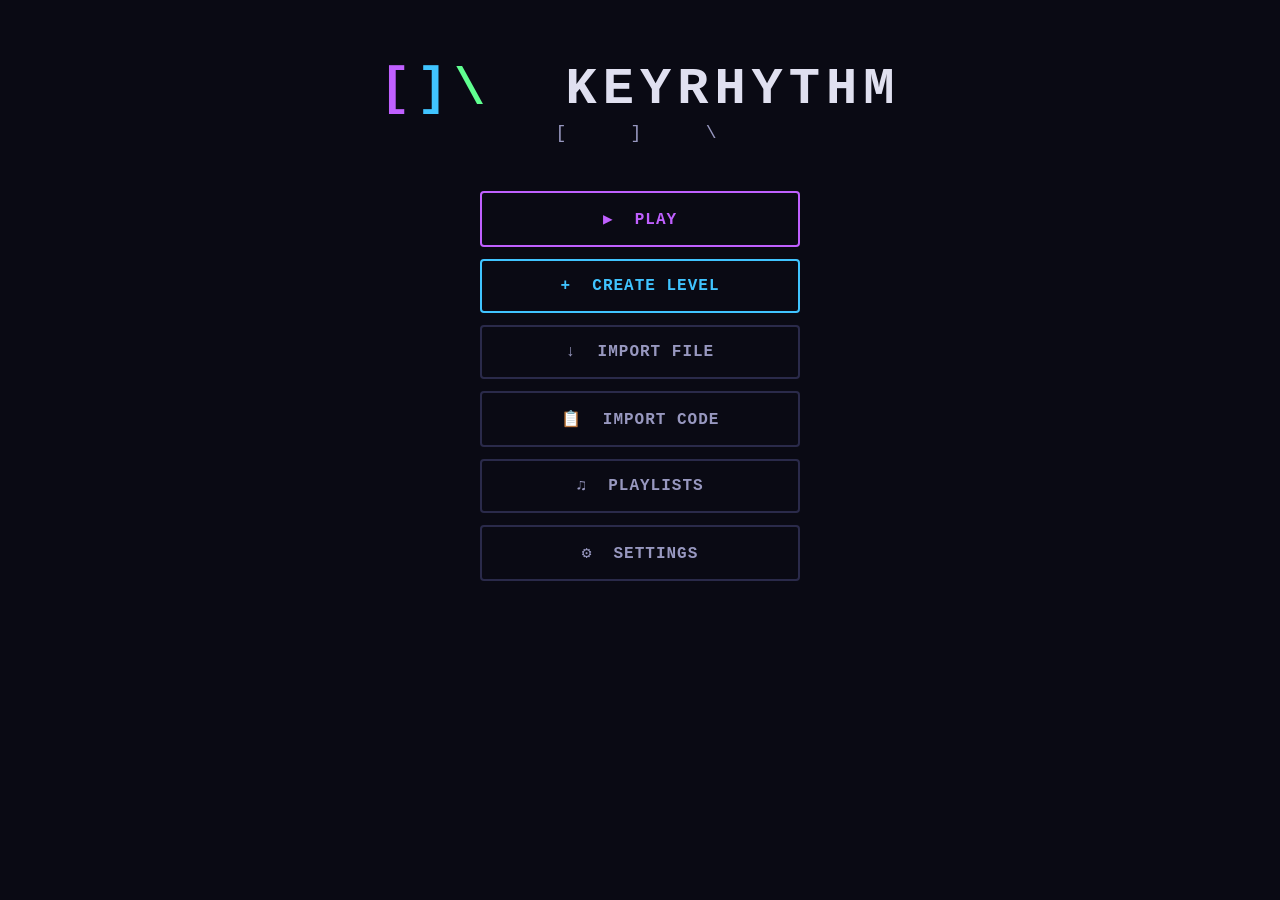
<file: KR-extension/index.html>
<!DOCTYPE html>
<html lang="en">
<head>
  <meta charset="UTF-8">
  <meta name="viewport" content="width=device-width, initial-scale=1">
  <title>KeyRhythm</title>
  <link rel="icon" href="icons/icon32.png">
  <link rel="stylesheet" href="css/style.css">
  <script src="js/theme-init.js"></script>
</head>
<body class="index-page">

  <div class="logo" id="logo">
    <span class="k0" id="logoK0">[</span><span class="k1" id="logoK1">]</span><span class="k2" id="logoK2">\</span>
    &nbsp;KEYRHYTHM
  </div>
  <div class="tagline" id="tagline">[ &nbsp; ] &nbsp; \</div>

  <div class="menu-grid" id="menuGrid">
    <button class="btn" id="btnPlay" title="Browse and play your levels">▶ &nbsp;Play</button>
    <button class="btn btn-cyan" id="btnCreate" title="Create a new level from an audio file">+ &nbsp;Create Level</button>
    <button class="btn btn-dim" id="btnImport" title="Import a .json or .krz level file">↓ &nbsp;Import File</button>
    <button class="btn btn-dim" id="btnImportCode" title="Import a level from a share code">📋 &nbsp;Import Code</button>
    <button class="btn btn-dim" id="btnPlaylists" title="View and manage playlists">♫ &nbsp;Playlists</button>
    <button class="btn btn-dim" id="btnSettings" title="Adjust gameplay, audio, and visual settings">⚙ &nbsp;Settings</button>
  </div>

  <div id="songList" class="song-list hidden">
    <h2 id="idxYourLevelsTitle">Your Levels</h2>
    <div class="song-controls" id="idxSongControls">
      <input type="text" id="searchBox" placeholder="Search…" class="search-input" title="Filter levels by title or artist">
      <select id="sortSelect" class="sort-select" title="Sort levels by">
        <option value="date">Newest</option>
        <option value="title">A–Z</option>
        <option value="artist">Artist</option>
        <option value="score">Best Score</option>
        <option value="recent">Recently Played</option>
      </select>
    </div>
    <div id="songItems"></div>
  </div>

  <!-- Playlists section -->
  <div id="playlistSection" class="song-list hidden" style="margin-top:12px">
    <div class="playlist-header" id="idxPlaylistHeader">
      <h2 id="idxPlaylistsTitle">Playlists</h2>
      <button class="btn btn-sm btn-cyan" id="btnNewPlaylist">+ New</button>
      <button class="btn btn-sm btn-dim" id="btnImportPlaylist" title="Import a playlist .json or .zip file">↓ Import</button>
      <input type="file" id="importPlaylistFile" accept=".json,.zip" style="display:none">
    </div>
    <div id="playlistItems"></div>
  </div>

  <!-- Playlist edit overlay -->
  <div class="game-overlay hidden" id="playlistEditOverlay">
    <div class="settings-modal playlist-edit-modal">
      <h2 id="plEditTitle">Edit Playlist</h2>
      <div class="setting-row" style="margin-bottom:12px">
        <label>Name</label>
        <input type="text" id="plNameInput" class="pl-name-input">
      </div>
      <div class="section-subheader">Songs in Playlist</div>
      <div id="plSongList" class="pl-song-list"></div>
      <div class="section-subheader">Add Songs</div>
      <div id="plAddSongs" class="pl-add-songs"></div>
      <div class="btn-row">
        <button class="btn btn-green" id="btnSavePlaylist">Save</button>
        <button class="btn btn-dim"   id="btnCancelPlaylist">Cancel</button>
      </div>
    </div>
  </div>

  <!-- Settings overlay -->
  <div class="game-overlay hidden" id="settingsOverlay">
    <div class="settings-modal playlist-edit-modal" id="settingsModal" style="max-width:500px">
      <h2 id="stTitle">SETTINGS</h2>

      <div class="settings-tabs" id="stTabBar">
        <button class="settings-tab active" data-tab="gameplay">Gameplay</button>
        <button class="settings-tab" data-tab="audio">Audio</button>
        <button class="settings-tab" data-tab="visuals">Visuals</button>
        <button class="settings-tab" data-tab="controls">Controls</button>
      </div>

      <!-- Gameplay tab -->
      <div class="settings-tab-content active" data-tab="gameplay">
        <div class="setting-row">
          <label id="stScrollSpeedLabel">Scroll Speed</label>
          <input type="range" id="sSpeed" min="0.5" max="3" step="0.1" value="1">
          <span id="sSpeedVal">1.0×</span>
        </div>
        <div class="setting-row">
          <label id="stAudioOffsetLabel">Audio Offset</label>
          <input type="range" id="sOffset" min="-500" max="500" step="1" value="0">
          <span id="sOffsetVal">0ms</span>
        </div>
        <div class="setting-row" id="tapTestRow">
          <label id="stCalibrateLabel" style="width:auto;flex-shrink:1">Calibrate</label>
          <button class="btn btn-sm btn-dim" id="btnTapTest" title="Play beeps and tap along to auto-detect audio offset">Tap Test</button>
          <span id="tapTestStatus" style="font-size:11px;color:var(--text-dim);flex:1"></span>
          <button class="btn btn-sm btn-green hidden" id="btnTapApply">Apply</button>
        </div>
        <div class="setting-row">
          <label id="stPracticeSpeedLabel">Practice Speed</label>
          <input type="range" id="sPractice" min="0.1" max="2.0" step="0.05" value="1.0">
          <span id="sPracticeVal">1.0×</span>
        </div>
        <div class="setting-row">
          <label id="stPracticeModeLabel" title="No health drain — play through the whole song without dying">Practice Mode</label>
          <input type="checkbox" id="sPracticeMode">
          <span style="font-size:11px;color:var(--text-dim);white-space:nowrap">(no death)</span>
        </div>
        <div class="setting-row">
          <label id="stGlideLabel" title="Hold notes that cross adjacent lanes become glide notes">Glide Notes</label>
          <input type="checkbox" id="sGlide">
          <span style="font-size:11px;color:var(--text-dim);white-space:nowrap">(hold + adjacent = glide)</span>
        </div>
        <div class="setting-row">
          <label title="Require precise release timing on held notes">Strict Release</label>
          <input type="checkbox" id="sStrictRelease">
          <span style="font-size:11px;color:var(--text-dim);white-space:nowrap">(judge hold release timing)</span>
        </div>
        <div class="setting-row">
          <label title="Automatically save changes in editors">Autosave</label>
          <input type="checkbox" id="sAutosave">
          <span style="font-size:11px;color:var(--text-dim);white-space:nowrap">(auto-save editor changes)</span>
        </div>
        <button class="btn btn-sm btn-dim" id="btnResetGameplay" style="width:100%;margin-top:12px">&circlearrowleft; Reset Gameplay</button>
      </div>

      <!-- Audio tab -->
      <div class="settings-tab-content" data-tab="audio">
        <div class="setting-row">
          <label id="stMasterVolLabel">Master Vol</label>
          <input type="range" id="sMasterVol" min="0" max="1" step="0.05" value="1">
          <span id="sMasterVolVal">100%</span>
        </div>
        <div class="setting-row">
          <label id="stMusicVolLabel">Music Vol</label>
          <input type="range" id="sMusicVol" min="0" max="1" step="0.05" value="1">
          <span id="sMusicVolVal">100%</span>
        </div>
        <div class="setting-row">
          <label id="stMetronomeVolLabel">Metronome Vol</label>
          <input type="range" id="sMetronomeVol" min="0" max="1" step="0.05" value="0.5">
          <span id="sMetronomeVolVal">50%</span>
        </div>
        <div class="divider" id="stAudioDivider1"></div>
        <div class="setting-row">
          <label id="stHitsoundLabel">Hitsound</label>
          <select id="sHitsound" class="select-flex">
            <option value="none">None</option>
            <option value="tick" selected>Tick</option>
            <option value="click">Click</option>
            <option value="drum">Drum</option>
            <option value="bass">Bass</option>
            <option value="bell">Bell</option>
            <option value="kick">Kick</option>
            <option value="snare">Snare</option>
            <option value="custom">Custom…</option>
          </select>
          <button class="btn btn-sm btn-dim" id="btnTestHitsound" title="Preview the selected hitsound">Test</button>
        </div>
        <div class="setting-row hidden" id="customHitsoundRow">
          <label>Custom File</label>
          <button class="btn btn-sm btn-dim" id="btnUploadHitsound" title="Upload an audio file (max 500KB)">Upload Audio</button>
          <span id="customHitsoundStatus" style="font-size:11px;color:var(--text-dim)"></span>
          <input type="file" id="customHitsoundFile" accept="audio/*" style="display:none">
        </div>
        <div class="setting-row">
          <label id="stHitsoundVolLabel">Hitsound Vol</label>
          <input type="range" id="sHitsoundVol" min="0" max="1" step="0.05" value="0.5">
          <span id="sHitsoundVolVal">50%</span>
        </div>
        <div class="setting-row">
          <label title="Shift hitsound pitch based on lane position (left=lower, right=higher)">HS Auto Pitch</label>
          <input type="checkbox" id="sHitsoundPitch">
        </div>
        <div class="setting-row">
          <label title="How much pitch shifts per lane (±range around normal)">Pitch Range</label>
          <input type="range" id="sHitsoundPitchRange" min="0" max="0.2" step="0.005" value="0.2">
          <span id="sHitsoundPitchRangeVal">±0.20</span>
        </div>
        <div class="setting-row">
          <label id="stSliderTickLabel" title="Sound for hold note body ticks">Slider Tick</label>
          <select id="sSliderTick" class="select-flex">
            <option value="">(Global)</option>
            <option value="none">None</option>
            <option value="tick">Tick</option>
            <option value="click">Click</option>
            <option value="drum">Drum</option>
            <option value="bass">Bass</option>
            <option value="bell">Bell</option>
            <option value="kick">Kick</option>
            <option value="snare">Snare</option>
          </select>
        </div>
        <div class="setting-row">
          <label id="stSliderEndLabel" title="Sound when a hold note ends">Slider End</label>
          <select id="sSliderEnd" class="select-flex">
            <option value="">(Global)</option>
            <option value="none">None</option>
            <option value="tick">Tick</option>
            <option value="click">Click</option>
            <option value="drum">Drum</option>
            <option value="bass">Bass</option>
            <option value="bell">Bell</option>
            <option value="kick">Kick</option>
            <option value="snare">Snare</option>
          </select>
        </div>
        <details style="margin-top:8px">
          <summary id="stCustomHitsoundTitle" style="font-size:11px;color:var(--text-dim);letter-spacing:1px;text-transform:uppercase;cursor:pointer">Custom Hitsound Library</summary>
          <div style="margin-top:6px">
            <div id="customHitsoundList" style="margin-bottom:8px"></div>
            <div style="display:flex;gap:6px;align-items:center">
              <button class="btn btn-sm btn-dim" id="btnAddCustomHitsound">+ Upload Sound</button>
              <span style="font-size:10px;color:var(--text-dim)">Max 500KB, up to 10 sounds</span>
            </div>
            <input type="file" id="customHitsoundUpload" accept="audio/*" style="display:none">
          </div>
        </details>
        <details style="margin-top:8px">
          <summary id="stPerLaneTitle" style="font-size:11px;color:var(--text-dim);letter-spacing:1px;text-transform:uppercase;cursor:pointer">Per-Lane Hitsounds</summary>
          <div id="laneHitsoundRows" style="margin-top:6px"></div>
        </details>
        <details style="margin-top:8px">
          <summary id="stPerLaneEndTitle" style="font-size:11px;color:var(--text-dim);letter-spacing:1px;text-transform:uppercase;cursor:pointer">Per-Lane Hold-End Sounds</summary>
          <div id="laneSliderEndRows" style="margin-top:6px"></div>
        </details>
        <div class="divider" id="stAudioDivider2" style="margin:12px 0 8px"></div>
        <div id="stBgMusicHeader" style="font-size:11px;color:var(--text-dim);letter-spacing:1px;text-transform:uppercase;margin-bottom:6px">Background Music</div>
        <div class="setting-row">
          <label id="stBgMusicLabel" title="Play music in the background on non-game pages">Enabled</label>
          <input type="checkbox" id="sBgMusic">
        </div>
        <div class="setting-row" id="bgMusicModeRow">
          <label id="stBgMusicModeLabel">Mode</label>
          <select id="sBgMusicMode" class="select-flex">
            <option value="random">Random Songs</option>
            <option value="bgVideo">Background Video Audio</option>
            <option value="custom">Custom Upload</option>
          </select>
        </div>
        <div class="setting-row hidden" id="bgMusicCustomRow">
          <label>Custom Audio</label>
          <button class="btn btn-sm btn-dim" id="btnUploadBgAudio" title="Upload an audio file for background music">Upload</button>
          <span id="bgAudioStatus" style="font-size:10px;color:var(--text-dim)"></span>
          <input type="file" id="bgAudioFile" accept="audio/*" style="display:none">
        </div>
        <div class="setting-row">
          <label id="stBgMusicWidgetLabel" title="Show the mini-player bubble in the bottom-right corner">Show Widget</label>
          <input type="checkbox" id="sBgMusicWidget">
        </div>
        <div class="setting-row">
          <label id="stBgMusicVolLabel">BG Music Vol</label>
          <input type="range" id="sBgMusicVol" min="0" max="1" step="0.05" value="0.5">
          <span id="sBgMusicVolVal">50%</span>
        </div>
        <div class="setting-row" style="margin-top:8px;border-top:1px solid var(--border);padding-top:8px">
          <label title="Use different background music settings for the popup window">Separate Popup Music</label>
          <input type="checkbox" id="sSeparatePopupMusic">
        </div>
        <div id="popupMusicControls" class="hidden">
          <div class="setting-row">
            <label>Popup Mode</label>
            <select id="sPopupBgMusicMode" class="select-flex">
              <option value="random">Random Songs</option>
              <option value="bgVideo">Background Video Audio</option>
              <option value="custom">Custom Upload</option>
            </select>
          </div>
          <div class="setting-row">
            <label>Popup Music Vol</label>
            <input type="range" id="sPopupBgMusicVol" min="0" max="1" step="0.05" value="0.5">
            <span id="sPopupBgMusicVolVal">50%</span>
          </div>
        </div>
        <button class="btn btn-sm btn-dim" id="btnResetAudio" style="width:100%;margin-top:12px">&circlearrowleft; Reset Audio</button>
      </div>

      <!-- Visuals tab -->
      <div class="settings-tab-content" data-tab="visuals">
        <div class="setting-row" style="flex-wrap:wrap;gap:6px">
          <label id="stGlobalThemeLabel" style="width:130px">Themes</label>
          <span id="sGlobalThemeCurrent" style="font-size:11px;color:var(--text-dim);flex:1"></span>
          <button class="btn btn-sm btn-accent" id="btnBrowseThemes">Browse Themes</button>
        </div>
        <div class="divider" id="stVisualsDivider1" style="margin:10px 0 8px"></div>
        <div class="setting-row">
          <label id="stHideTooltipsLabel" title="Hide help tooltips on hover (song name tooltips still show)">Hide Tooltips</label>
          <input type="checkbox" id="sHideTooltips">
        </div>
        <div class="setting-row" style="flex-wrap:wrap;gap:6px">
          <label id="stSkinLabel" style="width:130px">Skin</label>
          <span id="sSkinName" style="font-size:11px;color:var(--text-dim);flex:1">Default</span>
          <button class="btn btn-sm btn-dim" id="btnUploadSkin" title="Load a skin from a .json file">Upload .json</button>
          <button class="btn btn-sm btn-dim" id="btnResetSkin" title="Reset to default skin">Reset</button>
          <button class="btn btn-sm btn-cyan" id="btnOpenSkinEditor" title="Open the visual skin editor">Open Editor</button>
        </div>
        <input type="file" id="skinFile" accept=".json" style="display:none">
        <div class="divider" id="stVisualsDivider2" style="margin:12px 0 8px"></div>
        <div style="display:flex;align-items:center;gap:8px;margin-bottom:6px">
          <div id="stBgImageHeader" style="font-size:11px;color:var(--text-dim);letter-spacing:1px;text-transform:uppercase">Background</div>
        </div>
        <div class="setting-row">
          <label title="Use a different background for the popup window">Separate Popup BG</label>
          <input type="checkbox" id="sSeparatePopupBg">
        </div>
        <div class="setting-row hidden" id="appBgTargetRow">
          <label>Editing</label>
          <select id="appBgTarget" class="select-flex">
            <option value="main">Main Page</option>
            <option value="popup">Popup</option>
          </select>
        </div>
        <div class="setting-row" style="flex-wrap:wrap;gap:6px">
          <button class="btn btn-sm btn-dim" id="btnUploadAppBg" title="Upload a background image or video">Upload</button>
          <button class="btn btn-sm btn-dim" id="btnClearAppBg" title="Remove background">Clear</button>
          <span id="appBgStatus" style="font-size:10px;color:var(--text-dim);flex:1"></span>
        </div>
        <input type="file" id="appBgFile" accept="image/*,video/*" style="display:none">
        <div class="setting-row" style="gap:6px">
          <input type="text" id="appBgUrl" placeholder="Or paste image/video URL..." style="flex:1;font-size:11px;padding:4px 8px;background:var(--surface);border:1px solid var(--border);border-radius:4px;color:var(--text)">
          <button class="btn btn-sm btn-dim" id="btnLoadAppBgUrl">Load</button>
        </div>
        <div class="setting-row">
          <label id="stBgOpacityLabel">Image Opacity — <span id="appBgOpacityVal">30%</span></label>
          <input type="range" id="appBgOpacity" min="0" max="1" step="0.05" value="0.3">
        </div>
        <div class="setting-row">
          <label id="stBgSaturationLabel">Image Saturation — <span id="appBgSaturationVal">100%</span></label>
          <input type="range" id="appBgSaturation" min="0" max="200" step="5" value="100">
        </div>
        <div class="setting-row">
          <label id="stBgBlurLabel">Image Blur — <span id="appBgBlurVal">0</span>px</label>
          <input type="range" id="appBgBlur" min="0" max="20" step="1" value="0">
        </div>
        <button class="btn btn-sm btn-dim" id="btnResetVisuals" style="width:100%;margin-top:12px">&circlearrowleft; Reset Visuals</button>
      </div>

      <!-- Controls tab -->
      <div class="settings-tab-content" data-tab="controls">
        <div style="margin-bottom:6px;display:flex;align-items:center;gap:6px">
          <label id="stProfileLabel" style="font-size:11px;color:var(--text-dim)">Profile:</label>
          <select id="keybindProfile" class="select-sm">
            <option value="">Global (all lanes)</option>
            <option value="2">2 lanes</option>
            <option value="3">3 lanes</option>
            <option value="4">4 lanes</option>
            <option value="5">5 lanes</option>
            <option value="6">6 lanes</option>
            <option value="7">7 lanes</option>
          </select>
        </div>
        <div id="keybindBtns" style="display:flex;flex-wrap:wrap;gap:6px;margin-bottom:8px"></div>
        <div id="tapBpmRow" class="setting-row" style="margin-top:8px;border-top:1px solid var(--border);padding-top:8px"></div>
        <div class="divider" id="stControlsDivider1" style="margin:10px 0 6px"></div>
        <div id="stLiveControlsHeader" style="font-size:11px;color:var(--text-dim);letter-spacing:1px;text-transform:uppercase;margin-bottom:6px">Live Controls</div>
        <div class="setting-row">
          <label id="stExitKeyLabel">Exit Key</label>
          <button class="btn btn-sm btn-dim" id="sLiveExitKey" style="min-width:70px">Escape</button>
        </div>
        <div class="setting-row">
          <label id="stPauseKeyLabel">Pause Key</label>
          <button class="btn btn-sm btn-dim" id="sLivePauseKey" style="min-width:70px">Space</button>
        </div>
        <button class="btn btn-sm btn-dim" id="btnResetControls" style="width:100%;margin-top:12px">&circlearrowleft; Reset Controls</button>
      </div>

      <div class="settings-modal-footer" id="stFooter">
        <button class="btn btn-dim btn-sm" id="btnResetAllSettings" title="Reset all settings to defaults">↺ Reset All</button>
        <button class="btn btn-dim btn-sm" id="btnCloseSettings">✕ Close</button>
      </div>
    </div>
  </div>

  <input type="file" id="importFile" accept=".json,.krz" style="display:none">

  <script src="js/db.js"></script>
  <script src="js/settings.js"></script>
  <script src="js/ui-layout.js"></script>
  <script src="js/skins.js"></script>
  <script src="js/hitsounds.js"></script>
  <script src="js/utils.js"></script>
  <script src="js/index.js"></script>
  <script src="js/ui.js"></script>
  <script src="js/bg-music.js"></script>
</body>
</html>
</file>
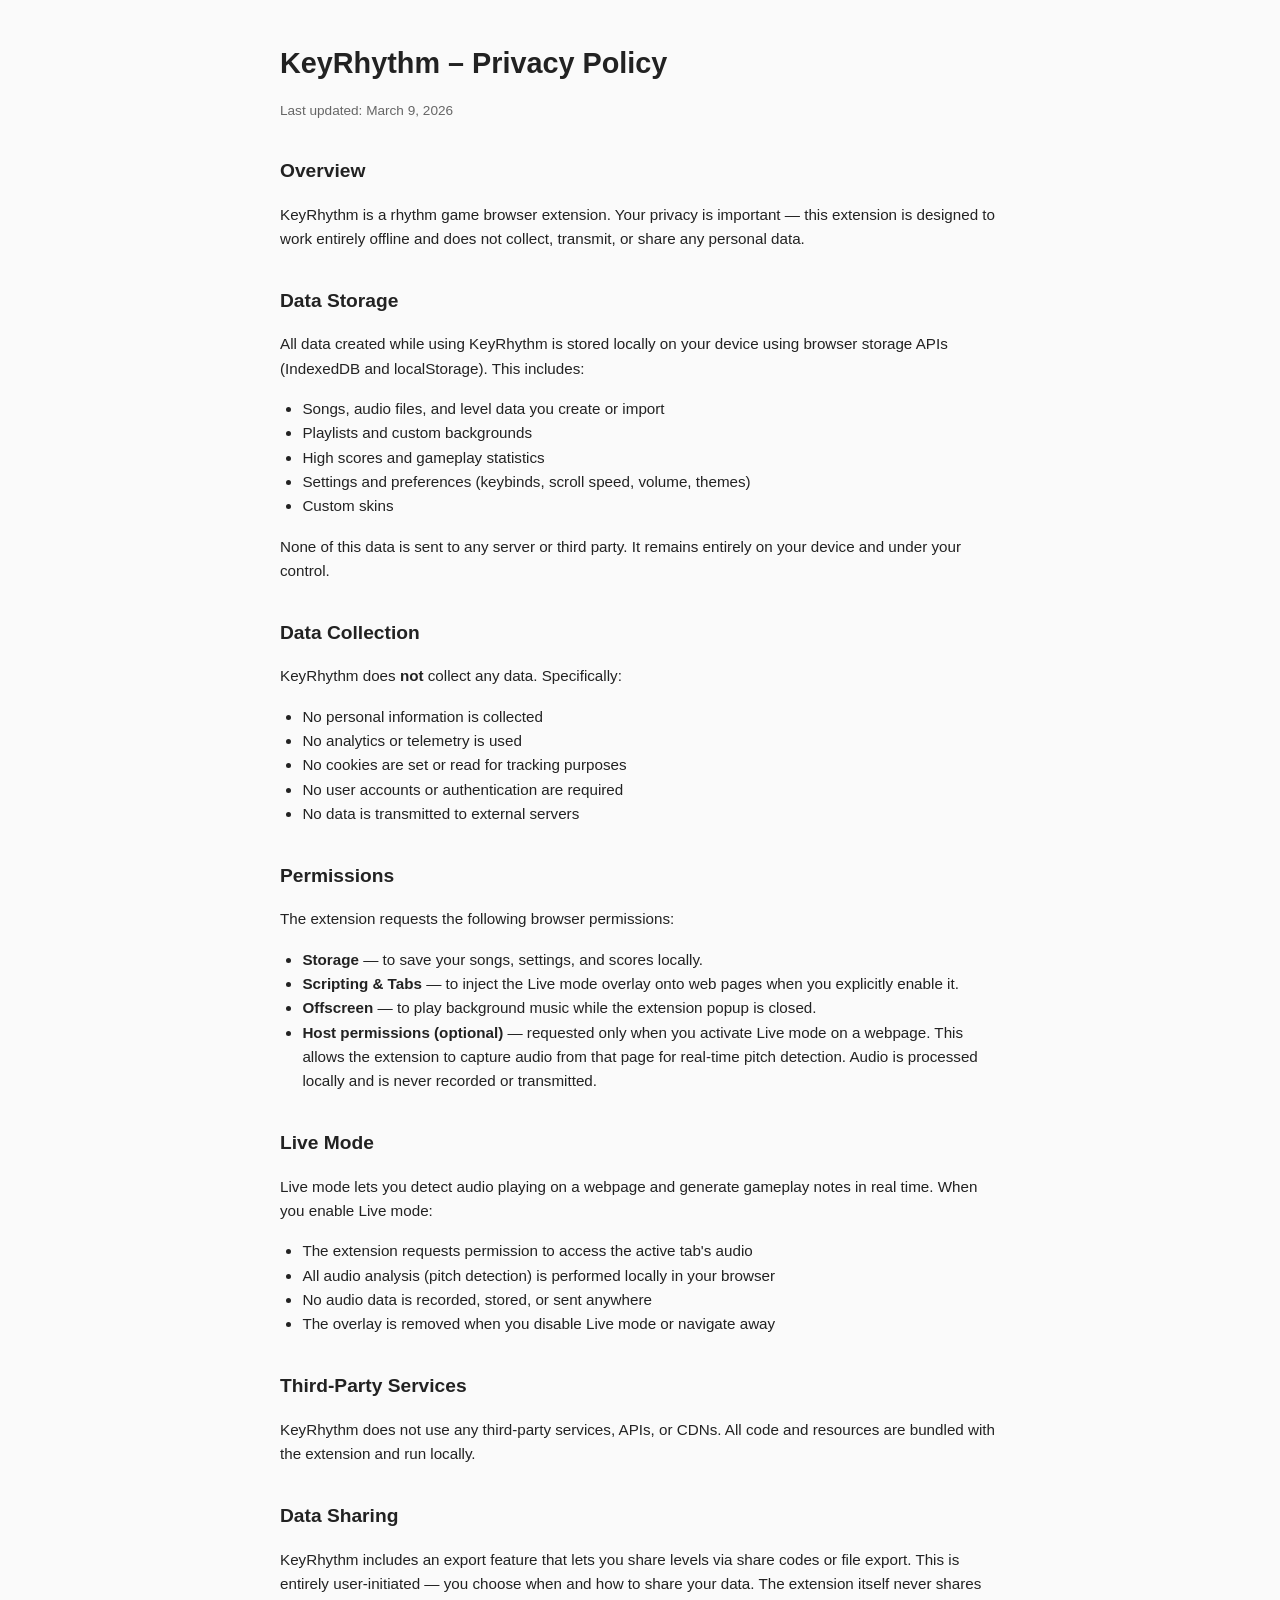
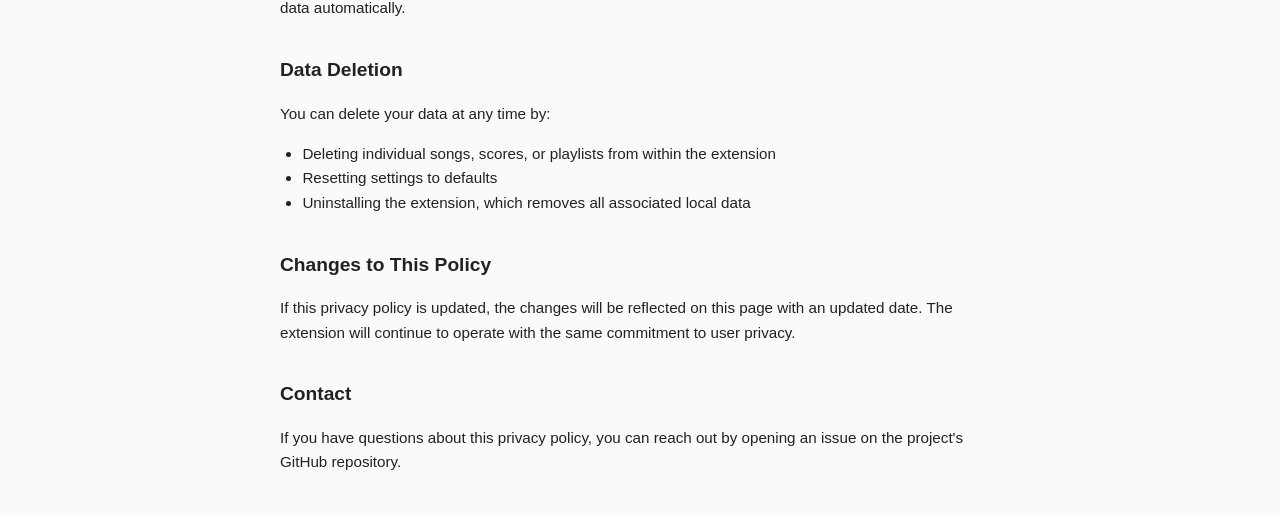
<file: privacy-policy.html>
<!DOCTYPE html>
<html lang="en">
<head>
  <meta charset="UTF-8">
  <meta name="viewport" content="width=device-width, initial-scale=1.0">
  <title>KeyRhythm – Privacy Policy</title>
  <style>
    body {
      font-family: -apple-system, BlinkMacSystemFont, "Segoe UI", Roboto, Helvetica, Arial, sans-serif;
      max-width: 720px;
      margin: 40px auto;
      padding: 0 20px;
      line-height: 1.6;
      color: #222;
      background: #fafafa;
    }
    h1 { font-size: 1.8rem; margin-bottom: 0.25em; }
    h2 { font-size: 1.2rem; margin-top: 1.8em; }
    p, li { font-size: 0.95rem; }
    ul { padding-left: 1.4em; }
    .updated { color: #666; font-size: 0.85rem; margin-bottom: 2em; }
  </style>
</head>
<body>
  <h1>KeyRhythm – Privacy Policy</h1>
  <p class="updated">Last updated: March 9, 2026</p>

  <h2>Overview</h2>
  <p>KeyRhythm is a rhythm game browser extension. Your privacy is important — this extension is designed to work entirely offline and does not collect, transmit, or share any personal data.</p>

  <h2>Data Storage</h2>
  <p>All data created while using KeyRhythm is stored locally on your device using browser storage APIs (IndexedDB and localStorage). This includes:</p>
  <ul>
    <li>Songs, audio files, and level data you create or import</li>
    <li>Playlists and custom backgrounds</li>
    <li>High scores and gameplay statistics</li>
    <li>Settings and preferences (keybinds, scroll speed, volume, themes)</li>
    <li>Custom skins</li>
  </ul>
  <p>None of this data is sent to any server or third party. It remains entirely on your device and under your control.</p>

  <h2>Data Collection</h2>
  <p>KeyRhythm does <strong>not</strong> collect any data. Specifically:</p>
  <ul>
    <li>No personal information is collected</li>
    <li>No analytics or telemetry is used</li>
    <li>No cookies are set or read for tracking purposes</li>
    <li>No user accounts or authentication are required</li>
    <li>No data is transmitted to external servers</li>
  </ul>

  <h2>Permissions</h2>
  <p>The extension requests the following browser permissions:</p>
  <ul>
    <li><strong>Storage</strong> — to save your songs, settings, and scores locally.</li>
    <li><strong>Scripting &amp; Tabs</strong> — to inject the Live mode overlay onto web pages when you explicitly enable it.</li>
    <li><strong>Offscreen</strong> — to play background music while the extension popup is closed.</li>
    <li><strong>Host permissions (optional)</strong> — requested only when you activate Live mode on a webpage. This allows the extension to capture audio from that page for real-time pitch detection. Audio is processed locally and is never recorded or transmitted.</li>
  </ul>

  <h2>Live Mode</h2>
  <p>Live mode lets you detect audio playing on a webpage and generate gameplay notes in real time. When you enable Live mode:</p>
  <ul>
    <li>The extension requests permission to access the active tab's audio</li>
    <li>All audio analysis (pitch detection) is performed locally in your browser</li>
    <li>No audio data is recorded, stored, or sent anywhere</li>
    <li>The overlay is removed when you disable Live mode or navigate away</li>
  </ul>

  <h2>Third-Party Services</h2>
  <p>KeyRhythm does not use any third-party services, APIs, or CDNs. All code and resources are bundled with the extension and run locally.</p>

  <h2>Data Sharing</h2>
  <p>KeyRhythm includes an export feature that lets you share levels via share codes or file export. This is entirely user-initiated — you choose when and how to share your data. The extension itself never shares data automatically.</p>

  <h2>Data Deletion</h2>
  <p>You can delete your data at any time by:</p>
  <ul>
    <li>Deleting individual songs, scores, or playlists from within the extension</li>
    <li>Resetting settings to defaults</li>
    <li>Uninstalling the extension, which removes all associated local data</li>
  </ul>

  <h2>Changes to This Policy</h2>
  <p>If this privacy policy is updated, the changes will be reflected on this page with an updated date. The extension will continue to operate with the same commitment to user privacy.</p>

  <h2>Contact</h2>
  <p>If you have questions about this privacy policy, you can reach out by opening an issue on the project's GitHub repository.</p>
</body>
</html>
</file>
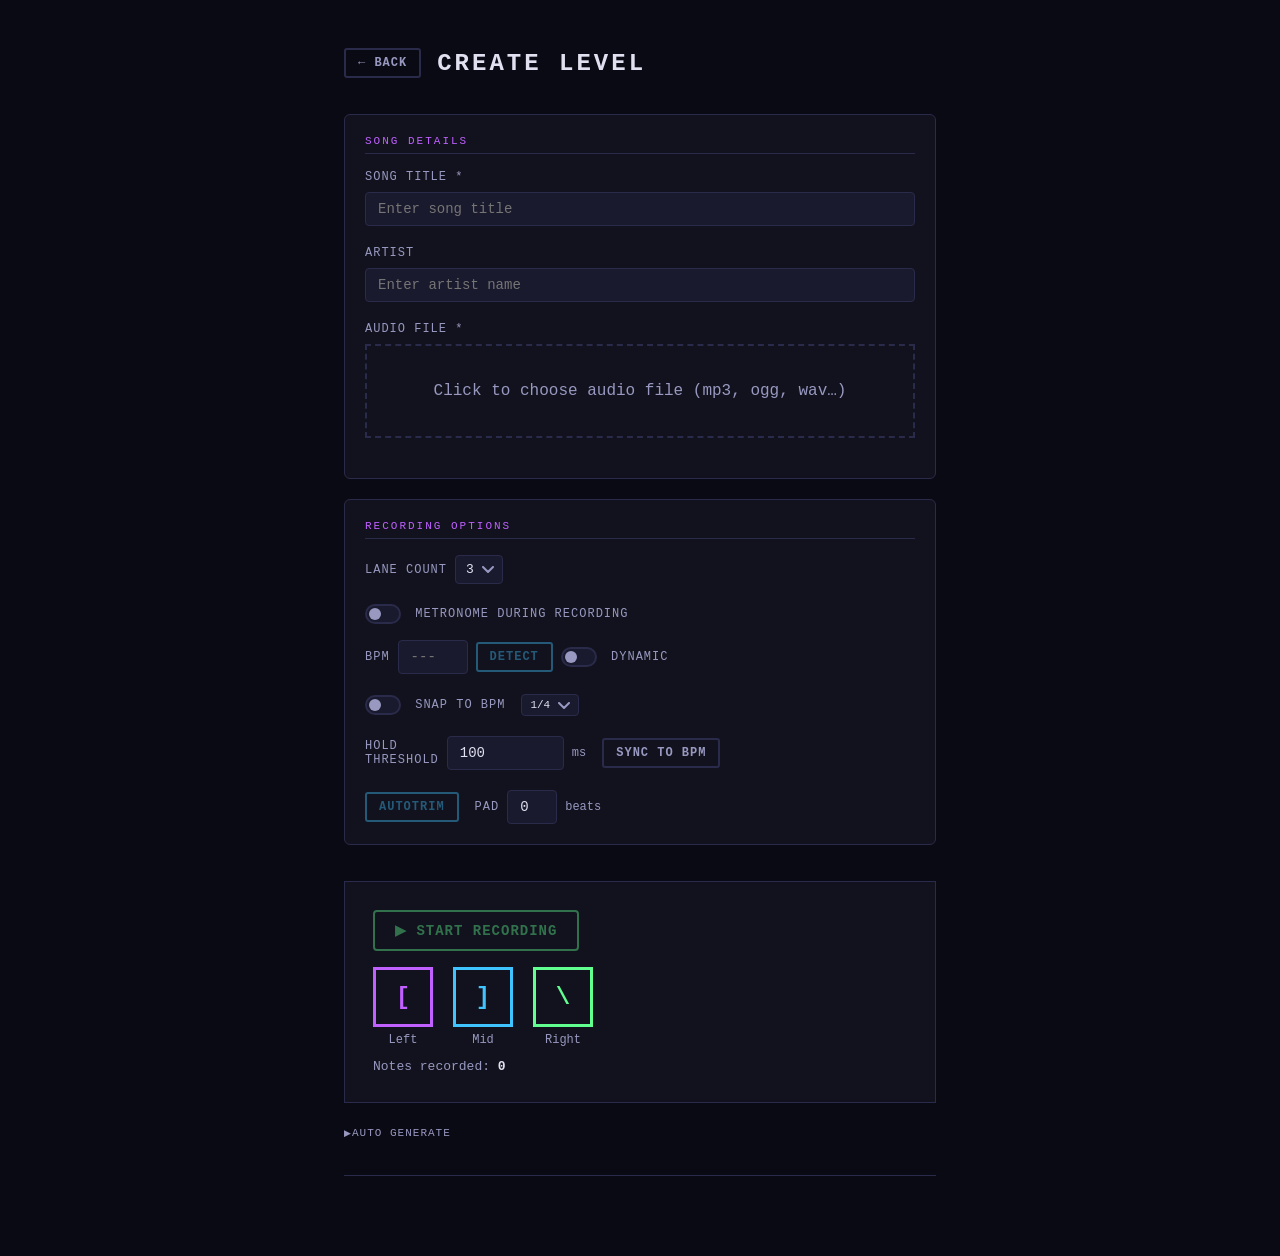
<file: KR-extension/create.html>
<!DOCTYPE html>
<html lang="en">
<head>
  <meta charset="UTF-8">
  <meta name="viewport" content="width=device-width, initial-scale=1">
  <title>KeyRhythm – Create Level</title>
  <link rel="icon" href="icons/icon32.png">
  <link rel="stylesheet" href="css/style.css">
  <script src="js/theme-init.js"></script>
</head>
<body class="create-page">

  <!-- Countdown overlay -->
  <div class="countdown-overlay hidden" id="countdownOverlay">
    <div class="countdown-num" id="cdNum">3</div>
    <div class="countdown-msg">GET READY</div>
  </div>

  <div class="page-header" id="pageHeader">
    <button class="btn btn-sm btn-dim" id="btnBack">← Back</button>
    <h1 id="crPageTitle">CREATE LEVEL</h1>
  </div>

  <!-- Song details -->
  <div class="create-section" id="songSection">
    <div class="create-section-title" id="crSongDetailsTitle">Song Details</div>
    <div class="form-group">
      <label for="inputTitle" id="crSongTitleLabel">Song Title *</label>
      <input type="text" id="inputTitle" placeholder="Enter song title">
    </div>
    <div class="form-group">
      <label for="inputArtist" id="crArtistLabel">Artist</label>
      <input type="text" id="inputArtist" placeholder="Enter artist name">
    </div>
    <div class="form-group">
      <label id="crAudioFileLabel">Audio File *</label>
      <div class="upload-zone" id="uploadZone">
        <p id="uploadText">Click to choose audio file (mp3, ogg, wav…)</p>
        <input type="file" id="audioFile" accept="audio/*" style="display:none">
      </div>
    </div>
  </div>

  <!-- Recording options -->
  <div class="create-section" id="optionsSection">
    <div class="create-section-title" id="crRecOptionsTitle">Recording Options</div>
    <div class="form-row">
      <div class="form-inline">
        <label id="crLaneCountLabel">Lane Count</label>
        <select id="laneCount" title="Number of lanes for this level" class="input-sm">
          <option value="2">2</option>
          <option value="3" selected>3</option>
          <option value="4">4</option>
          <option value="5">5</option>
          <option value="6">6</option>
          <option value="7">7</option>
        </select>
      </div>
    </div>
    <div class="form-row">
      <label style="margin:0" id="crMetronomeLabel">
        <input type="checkbox" id="metronomeToggle">
        Metronome during recording
      </label>
      <div class="form-inline">
        <label id="crBpmLabel">BPM</label>
        <input type="number" id="metronomeBpm" placeholder="---" min="20" max="999" class="input-sm" style="width:70px" title="Beats per minute for the metronome">
        <button class="btn btn-sm btn-cyan" id="btnDetectBpmCreate" title="Auto-detect BPM from audio" disabled>Detect</button>
        <label title="Enable multi-section BPM detection for songs with tempo changes" id="crDynamicLabel">
          <input type="checkbox" id="dynamicBpmToggleCreate">
          Dynamic
        </label>
      </div>
    </div>
    <div class="form-row">
      <label style="margin:0" title="Snap recorded note times to the nearest BPM beat when recording stops" id="crSnapLabel">
        <input type="checkbox" id="snapToBpm">
        Snap to BPM
      </label>
      <select id="snapDiv" class="select-sm" title="Beat subdivision for snapping">
        <option value="4" selected>1/4</option>
        <option value="8">1/8</option>
        <option value="16">1/16</option>
      </select>
    </div>
    <div class="form-row">
      <div class="form-inline">
        <label title="Minimum time a key must be held before the note is recorded as a hold (not a tap)." id="crHoldThresholdLabel">Hold Threshold</label>
        <input type="number" id="holdThresholdMs" value="100" min="0" max="1000" step="10" class="input-sm" title="ms — key must be held at least this long to register as a hold note">
        <span style="font-size:12px;color:var(--text-dim)">ms</span>
      </div>
      <button class="btn btn-sm btn-dim" id="btnSyncThreshold" title="Set threshold to half a beat at the metronome BPM">Sync to BPM</button>
    </div>
    <div class="form-row">
      <button class="btn btn-sm btn-cyan" id="btnAutotrimCreate" title="Remove silence from start/end of audio" disabled>Autotrim</button>
      <div class="form-inline">
        <label id="crPadLabel">Pad</label>
        <input type="number" id="trimPadBeatsCreate" placeholder="0" min="0" max="16" step="1" value="0" class="input-sm" style="width:50px" title="Beats of silence to keep at start/end">
        <span style="font-size:12px;color:var(--text-dim)" id="crPadBeatsLabel">beats</span>
      </div>
      <span class="trim-status" id="trimStatusCreate" style="font-size:12px;color:var(--text-dim)"></span>
    </div>
  </div>

  <!-- BPM sections list (dynamic mode, create page) -->
  <div class="bpm-sections-bar hidden" id="bpmSectionsBarCreate">
    <div class="bpm-sections-header">
      <span class="bpm-sections-title">BPM Sections</span>
      <button class="btn btn-sm btn-dim" id="btnAddSectionCreate" title="Add section boundary at current time">+ Add</button>
    </div>
    <div class="bpm-sections-list" id="bpmSectionsListCreate"></div>
  </div>

  <!-- Recording section -->
  <div class="record-section">
    <div class="record-status hidden" id="recStatus">
      <div class="rec-dot" id="recDot"></div>
      <span id="recLabel">RECORDING</span>
      <span class="time-display" id="recTime">0:00.000</span>
    </div>

    <div class="btn-row" style="flex-wrap:wrap;margin-bottom:16px;gap:12px">
      <button class="btn btn-green" id="btnRecord" disabled title="Record notes by pressing keys while audio plays">▶ Start Recording</button>
      <button class="btn btn-dim hidden" id="btnPause" title="Pause / resume recording (Space)">⏸ Pause</button>
      <button class="btn btn-red hidden" id="btnStop" title="Stop recording and save">■ Stop</button>
      <button class="btn btn-dim hidden" id="btnUndo5" title="Remove last 5 seconds of notes and rewind">↺ Undo 5s</button>
      <button class="btn btn-dim hidden" id="btnCancel" title="Discard recording and start over">✕ Cancel</button>
    </div>
    <div id="recToast" class="rec-toast"></div>

    <div class="key-hints" id="keyHintsContainer"></div>

    <canvas id="risingCanvas" style="display:none;width:100%;height:320px;margin-top:12px;border:1px solid var(--border);border-radius:4px;background:#0a0a14"></canvas>

    <div class="note-count" id="noteCount">Notes recorded: <span>0</span></div>
  </div>

  <!-- Auto Generate settings panel (below record section) -->
  <div class="form-group" style="margin-top:20px">
    <details id="autoGenPanel">
      <summary>AUTO GENERATE</summary>

      <div class="ag-row">
        <div class="ag-field">
          <label id="crAgDifficultyLabel">Difficulty</label>
          <select id="autoGenDifficulty" class="ag-select">
            <option value="easy">Easy</option>
            <option value="normal" selected>Normal</option>
            <option value="hard">Hard</option>
            <option value="expert">Expert</option>
            <option value="custom">Custom</option>
          </select>
        </div>
        <div class="ag-field">
          <label title="Min gap between notes per lane (ms). Lower = more notes." id="crAgNoteGapLabel">Note Gap</label>
          <div class="ag-slider">
            <input type="range" id="agNoteGap" min="50" max="600" step="25" value="250">
            <span id="agNoteGapVal">250ms</span>
          </div>
        </div>
      </div>

      <div class="ag-row">
        <div class="ag-field">
          <label title="Max notes per second across all lanes." id="crAgMaxDensityLabel">Max Density</label>
          <div class="ag-slider">
            <input type="range" id="agMaxDensity" min="1" max="10" step="0.5" value="4">
            <span id="agMaxDensityVal">4.0 /s</span>
          </div>
        </div>
        <div class="ag-field">
          <label title="Minimum pitch clarity to trigger a note. Lower = more sensitive, higher = only clear pitched sounds." id="crAgClarityLabel">Clarity</label>
          <div class="ag-slider">
            <input type="range" id="agClarity" min="0.01" max="0.5" step="0.01" value="0.1">
            <span id="agClarityVal">0.10</span>
          </div>
        </div>
      </div>

      <div class="ag-row">
        <div class="ag-field">
          <label title="Minimum RMS volume to detect a note. Raise to skip quiet sections." id="crAgVolumeLabel">Volume</label>
          <div class="ag-slider">
            <input type="range" id="agVolume" min="0" max="0.15" step="0.005" value="0.03">
            <span id="agVolumeVal">0.030</span>
          </div>
        </div>
        <div class="ag-field">
          <label title="Minimum onset duration before becoming a hold note." id="crAgHoldMinLabel">Hold Min</label>
          <div class="ag-slider">
            <input type="range" id="agHoldMin" min="50" max="500" step="25" value="120">
            <span id="agHoldMinVal">120ms</span>
          </div>
        </div>
      </div>

      <div class="ag-row">
        <div class="ag-field">
          <label title="Lower frequency cutoff for lane assignment." id="crAgFreqLowLabel">Freq Low</label>
          <div class="ag-inline">
            <input type="number" id="agFreqLow" value="80" min="20" max="2000" step="10" class="ag-num">
            <span>Hz</span>
          </div>
        </div>
        <div class="ag-field">
          <label title="Upper frequency cutoff for lane assignment." id="crAgFreqHighLabel">Freq High</label>
          <div class="ag-inline">
            <input type="number" id="agFreqHigh" value="4000" min="500" max="20000" step="100" class="ag-num">
            <span>Hz</span>
          </div>
        </div>
      </div>

      <div class="ag-row">
        <div class="ag-field"></div>
        <div class="ag-field">
          <label title="Fraction of energy peaks that become chords (simultaneous notes)." id="crAgChordRateLabel">Chords</label>
          <div class="ag-slider">
            <input type="range" id="agChordRate" min="0" max="1" step="0.05" value="0.15">
            <span id="agChordRateVal">0.15</span>
          </div>
        </div>
      </div>

      <div class="ag-row">
        <div class="ag-field">
          <label title="How strong an energy spike must be to qualify as a chord. Lower = more chords." id="crAgPeakThreshLabel">Peak Sensitivity</label>
          <div class="ag-slider">
            <input type="range" id="agPeakThresh" min="1.1" max="4.0" step="0.1" value="1.8">
            <span id="agPeakThreshVal">1.8×</span>
          </div>
        </div>
        <div class="ag-field">
          <label title="Allow chord notes to have the same hold duration as the note they attach to." id="crAgHeldChordsLabel">Held Chords</label>
          <div class="ag-inline">
            <input type="checkbox" id="agHeldChords" checked>
            <span style="color:var(--text)">Enable</span>
          </div>
        </div>
      </div>
      <div class="ag-row">
        <div class="ag-field">
          <label title="Allow new notes to spawn on other lanes while a hold is being extended." id="crAgOverlapNotesLabel">Notes During Holds</label>
          <div class="ag-inline">
            <input type="checkbox" id="agOverlapNotes" checked>
            <span style="color:var(--text)">Enable</span>
          </div>
        </div>
        <div class="ag-field">
          <label title="How long a hold must sustain before notes can spawn on other lanes (ms)." id="crAgOverlapDelayLabel">Overlap After</label>
          <div class="ag-slider">
            <input type="range" id="agOverlapDelay" min="100" max="2000" step="50" value="500">
            <span id="agOverlapDelayVal">500ms</span>
          </div>
        </div>
      </div>

      <div class="ag-row">
        <div class="ag-field">
          <label title="Merge consecutive same-lane onsets into hold notes." id="crAgMergingLabel">Merging</label>
          <div class="ag-inline">
            <input type="checkbox" id="agMerging" checked>
            <span style="color:var(--text)">Enable</span>
          </div>
        </div>
        <div class="ag-field">
          <label title="Snap generated note times to a BPM beat grid (uses Metronome BPM above)." id="crAgBpmSnapLabel">BPM Snap</label>
          <div class="ag-inline">
            <input type="checkbox" id="agBpmSnap" >
            <select id="agBpmDiv" class="ag-select" style="flex:1">
              <option value="4" selected>1/4 beat</option>
              <option value="8">1/8 beat</option>
              <option value="16">1/16 beat</option>
            </select>
          </div>
        </div>
      </div>

      <button class="btn btn-cyan" id="btnAutoGen" disabled style="margin-top:6px" title="Automatically generate notes from the audio file">🎵 Auto Generate</button>
    </details>
  </div>

  <script src="js/db.js"></script>
  <script src="js/settings.js"></script>
  <script src="js/ui-layout.js"></script>
  <script src="js/skins.js"></script>
  <script src="js/utils.js"></script>
  <script src="js/bpm-detect.js"></script>
  <script src="js/audio-trim.js"></script>
  <script src="js/create.js"></script>
  <script src="js/ui.js"></script>
  <script src="js/bg-music.js"></script>
</body>
</html>
</file>
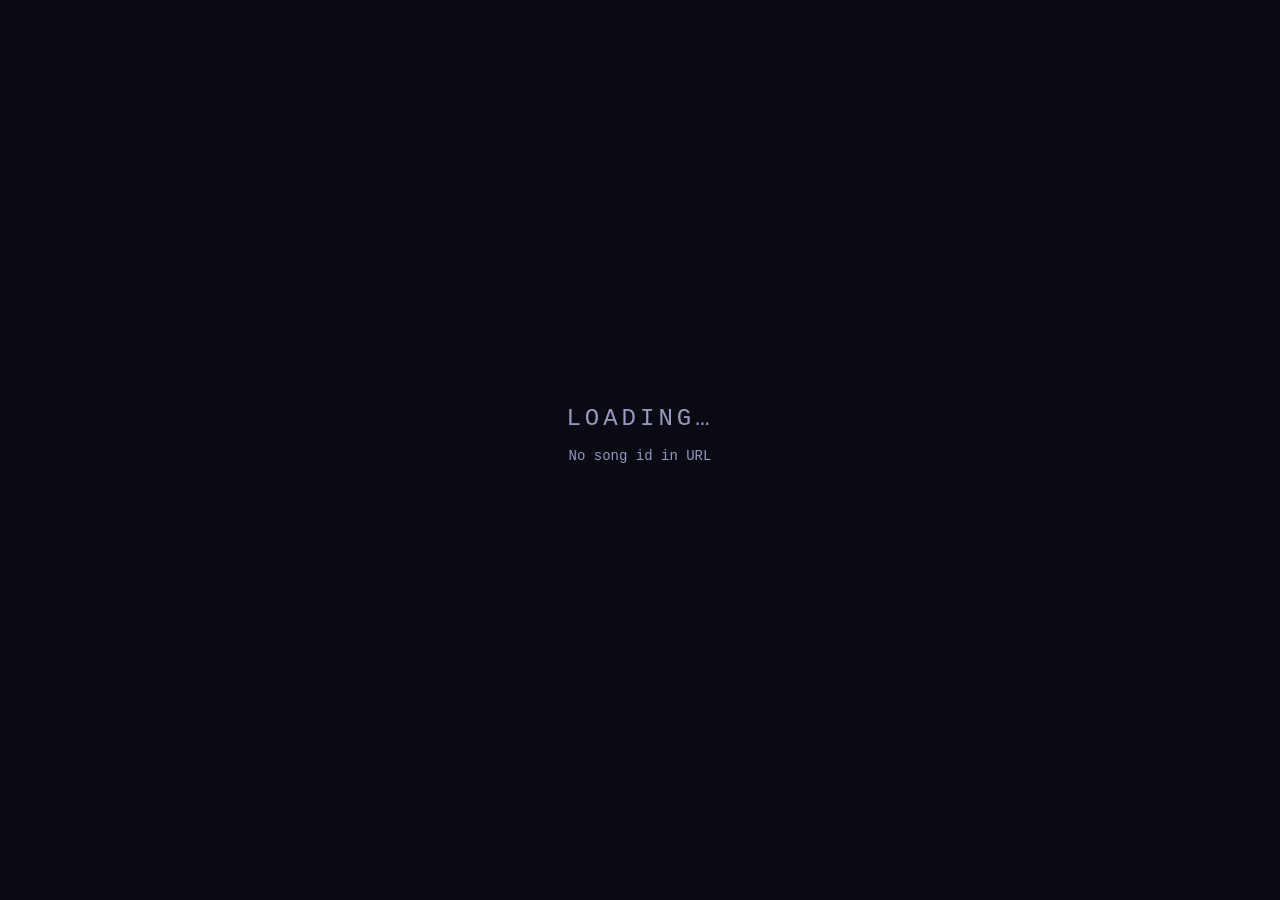
<file: KR-extension/game.html>
<!DOCTYPE html>
<html lang="en">
<head>
  <meta charset="UTF-8">
  <meta name="viewport" content="width=device-width, initial-scale=1">
  <title>KeyRhythm</title>
  <link rel="icon" href="icons/icon32.png">
  <link rel="stylesheet" href="css/style.css">
  <script src="js/theme-init.js"></script>
</head>
<body class="game-page">

  <!-- Loading screen -->
  <div class="load-screen" id="loadScreen">
    <div class="load-screen-title" id="gpLoadTitle">LOADING…</div>
    <div id="loadMsg" class="load-screen-msg">Fetching song data</div>
    <div class="load-buttons">
      <button class="btn btn-sm btn-dim" id="btnLoadAudio2" style="display:none">Load Audio File</button>
      <button class="btn btn-sm btn-cyan" id="btnPlaySilent" style="display:none">▶ Play Silent</button>
    </div>
  </div>

  <!-- Game canvas -->
  <canvas id="gameCanvas" style="display:none"></canvas>

  <!-- Countdown overlay -->
  <div class="game-overlay hidden" id="overlayCountdown">
    <div class="overlay-title countdown-num-big" id="countdownNum">3</div>
    <div class="countdown-song-name" id="songNameDisplay"></div>
    <div id="practiceLabel" class="countdown-practice"></div>
  </div>

  <!-- Pause overlay -->
  <div class="game-overlay hidden" id="overlayPause">
    <div class="overlay-title pause-title" id="gpPauseTitle">PAUSED</div>
    <div class="pause-content">
    <div class="overlay-buttons pause-buttons" id="gpPauseButtons">
      <button class="btn btn-green" id="btnResume" title="Resume playing">▶ Resume</button>
      <button class="btn btn-cyan"  id="btnRetryPause" title="Restart the song">↺ Retry</button>
      <button class="btn btn-cyan"  id="btnEditPause" title="Return to editor" style="display:none">✎ Edit</button>
      <button class="btn btn-dim"   id="btnMenuPause" title="Return to main menu">← Menu</button>
    </div>
    <div class="pause-settings" id="pauseSettings">
      <details>
        <summary class="pause-summary" id="gpPauseSummary">⚙ SETTINGS</summary>
      <div class="setting-row">
        <label id="gpMasterVolLabel">Master Vol</label>
        <input type="range" id="pMasterVol" min="0" max="1" step="0.05">
        <span id="pMasterVolVal">100%</span>
      </div>
      <div class="setting-row">
        <label id="gpMusicVolLabel">Music Vol</label>
        <input type="range" id="pMusicVol" min="0" max="1" step="0.05">
        <span id="pMusicVolVal">100%</span>
      </div>
      <div class="setting-row">
        <label id="gpHitsoundLabel">Hitsound</label>
        <select id="pHitsound" class="select-flex select-sm">
          <option value="none">None</option>
          <option value="tick">Tick</option>
          <option value="click">Click</option>
          <option value="drum">Drum</option>
          <option value="bass">Bass</option>
          <option value="bell">Bell</option>
          <option value="kick">Kick</option>
          <option value="snare">Snare</option>
          <option value="custom">Custom</option>
        </select>
      </div>
      <div class="setting-row">
        <label id="gpHsVolLabel">HS Volume</label>
        <input type="range" id="pHitsoundVol" min="0" max="1" step="0.05">
        <span id="pHitsoundVolVal">50%</span>
      </div>
      <div class="setting-row">
        <label id="gpAudioOffsetLabel">Audio Offset</label>
        <input type="range" id="pAudioOffset" min="-500" max="500" step="5">
        <span id="pAudioOffsetVal">0ms</span>
      </div>
      <div class="divider" id="gpPauseDivider"></div>
      <div class="setting-row">
        <label id="gpScrollSpeedLabel">Scroll Speed</label>
        <input type="range" id="pScrollSpeed" min="0.5" max="3.0" step="0.1">
        <span id="pScrollSpeedVal">1.0×</span>
      </div>
      <div class="setting-row">
        <label id="gpPracticeSpeedLabel">Practice Speed</label>
        <input type="range" id="pPracticeSpeed" min="0.1" max="2.0" step="0.05">
        <span id="pPracticeSpeedVal">1.0×</span>
      </div>
      <div class="setting-row">
        <label id="gpPracticeModeLabel" title="No health drain — play through the whole song">Practice Mode</label>
        <input type="checkbox" id="pPracticeMode">
      </div>
      <div class="setting-row">
        <label id="gpGlideLabel" title="Takes effect on retry">Glide Notes</label>
        <input type="checkbox" id="pGlide">
      </div>
      <div class="setting-row">
        <label title="Require precise release timing on held notes">Strict Release</label>
        <input type="checkbox" id="pStrictRelease">
      </div>
      </details>
    </div>
    </div>
    <div class="pause-hint" id="gpPauseHint">ESC to resume</div>
  </div>

  <!-- FX canvas for FC / Perfect Clear animations -->
  <canvas id="fxCanvas" class="fx-canvas"></canvas>

  <!-- Result overlay -->
  <div class="game-overlay hidden" id="overlayResult">
    <div class="overlay-title" id="resultTitle">CLEAR</div>
    <div class="result-song" id="resultSong"></div>
    <div class="results-grid" id="gpResultsGrid">
      <span class="label" id="gpScoreLabel">SCORE</span>    <span class="val" id="rScore">0</span>
      <span class="label" id="gpComboLabel">MAX COMBO</span><span class="val" id="rCombo">0</span>
      <span class="label" id="gpPerfectLabel">PERFECT</span> <span class="val perfect" id="rPerfect">0</span>
      <span class="label" id="gpGoodLabel">GOOD</span>    <span class="val good"    id="rGood">0</span>
      <span class="label" id="gpOkLabel">OK</span>      <span class="val ok"      id="rOk">0</span>
      <span class="label" id="gpMissLabel">MISS</span>    <span class="val miss"    id="rMiss">0</span>
      <span class="label" id="gpAccLabel">ACCURACY</span><span class="val"        id="rAcc">—</span>
      <span class="label" id="gpRankLabel">RANK</span>    <span class="val"        id="rRank">—</span>
    </div>
    <div id="rPerfectClear" class="pc-banner" style="display:none">✦ PERFECT CLEAR ✦</div>
    <div id="rFullCombo" class="fc-banner" style="display:none">★ FULL COMBO!</div>
    <div id="newBestMsg" class="new-best-msg" style="display:none">★ NEW BEST!</div>
    <div id="unrankedMsg" class="unranked-msg" style="display:none">UNRANKED</div>
    <!-- Playlist next-song section -->
    <div id="playlistNext" class="playlist-next" style="display:none">
      <div class="playlist-next-label">NEXT UP</div>
      <div id="plNextTitle" class="playlist-next-title"></div>
      <div id="plNextCountdown" class="playlist-next-countdown">5</div>
      <div class="playlist-next-btns">
        <button class="btn btn-sm btn-green" id="btnPlNext">Next ▶</button>
        <button class="btn btn-sm btn-dim"   id="btnPlStop">Stop</button>
      </div>
    </div>
    <div class="pause-content">
    <div class="overlay-buttons" id="gpResultButtons">
      <button class="btn btn-green" id="btnRetry" title="Restart the song">↺ Retry</button>
      <button class="btn btn-cyan"  id="btnEdit" title="Open in editor">✎ Edit</button>
      <button class="btn btn-dim"   id="btnMenu" title="Return to main menu">← Menu</button>
    </div>
    <div class="pause-settings" id="resultSettings">
      <details>
        <summary class="pause-summary" id="gpResultSummary">⚙ SETTINGS</summary>
      <div class="setting-row">
        <label>Master Vol</label>
        <input type="range" id="rMasterVol" min="0" max="1" step="0.05">
        <span id="rMasterVolVal">100%</span>
      </div>
      <div class="setting-row">
        <label>Music Vol</label>
        <input type="range" id="rMusicVol" min="0" max="1" step="0.05">
        <span id="rMusicVolVal">100%</span>
      </div>
      <div class="setting-row">
        <label>Hitsound</label>
        <select id="rHitsound" class="select-flex select-sm">
          <option value="none">None</option>
          <option value="tick">Tick</option>
          <option value="click">Click</option>
          <option value="drum">Drum</option>
          <option value="bass">Bass</option>
          <option value="bell">Bell</option>
          <option value="kick">Kick</option>
          <option value="snare">Snare</option>
          <option value="custom">Custom</option>
        </select>
      </div>
      <div class="setting-row">
        <label>HS Volume</label>
        <input type="range" id="rHitsoundVol" min="0" max="1" step="0.05">
        <span id="rHitsoundVolVal">50%</span>
      </div>
      <div class="setting-row">
        <label>Audio Offset</label>
        <input type="range" id="rAudioOffset" min="-500" max="500" step="5">
        <span id="rAudioOffsetVal">0ms</span>
      </div>
      <div class="divider"></div>
      <div class="setting-row">
        <label>Scroll Speed</label>
        <input type="range" id="rScrollSpeed" min="0.5" max="3.0" step="0.1">
        <span id="rScrollSpeedVal">1.0×</span>
      </div>
      <div class="setting-row">
        <label>Practice Speed</label>
        <input type="range" id="rPracticeSpeed" min="0.1" max="2.0" step="0.05">
        <span id="rPracticeSpeedVal">1.0×</span>
      </div>
      <div class="setting-row">
        <label title="No health drain — play through the whole song">Practice Mode</label>
        <input type="checkbox" id="rPracticeMode">
      </div>
      <div class="setting-row">
        <label title="Takes effect on retry">Glide Notes</label>
        <input type="checkbox" id="rGlide">
      </div>
      <div class="setting-row">
        <label title="Require precise release timing on held notes">Strict Release</label>
        <input type="checkbox" id="rStrictRelease">
      </div>
      </details>
    </div>
    </div>
  </div>

  <input type="file" id="audioFileGame" accept="audio/*" style="display:none">

  <script src="js/db.js"></script>
  <script src="js/settings.js"></script>
  <script src="js/skins.js"></script>
  <script src="js/hitsounds.js"></script>
  <script src="js/ui-layout.js"></script>
  <script src="js/game.js"></script>
  <script src="js/ui.js"></script>
  <script src="js/bg-music.js"></script>
</body>
</html>
</file>
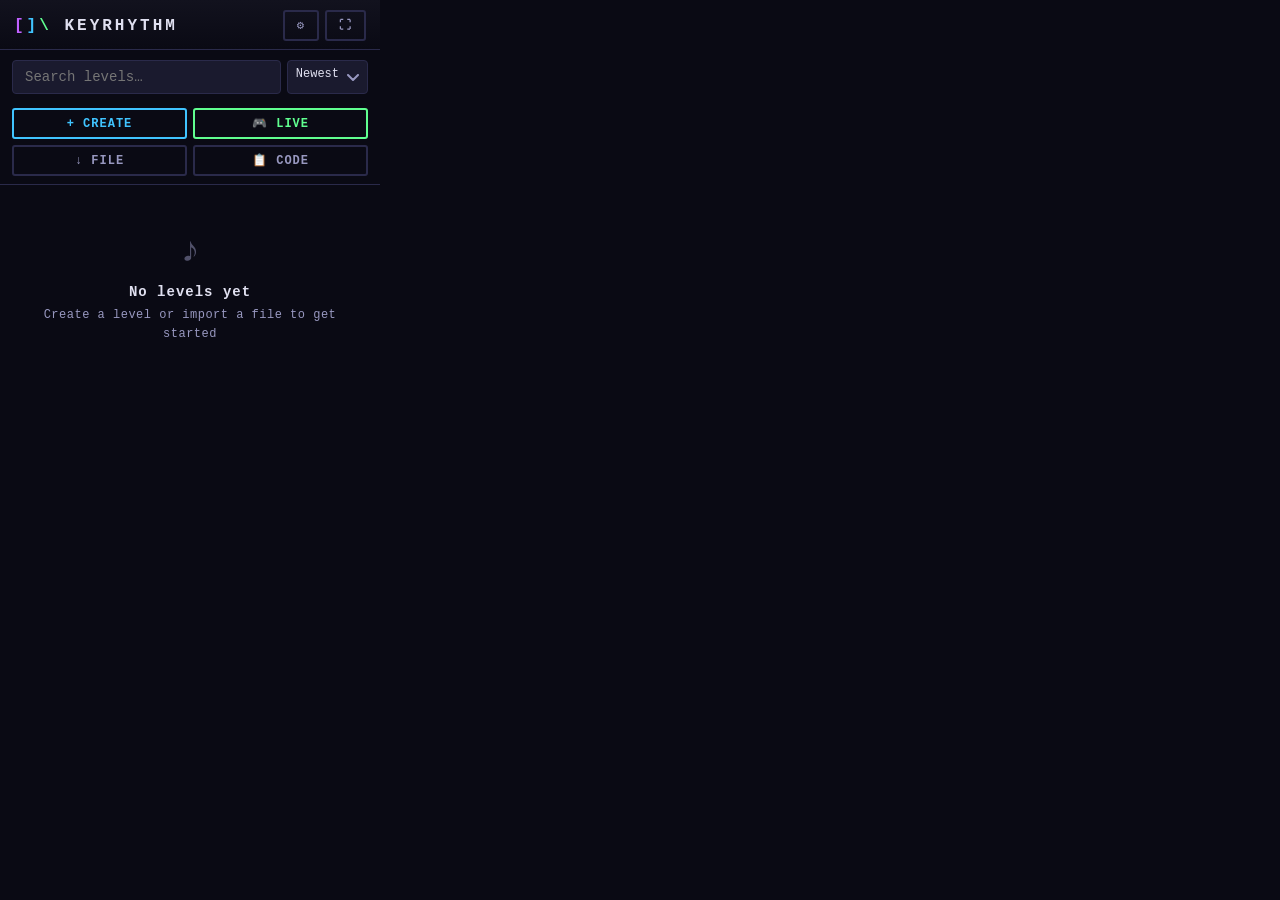
<file: KR-extension/popup.html>
<!DOCTYPE html>
<html lang="en">
<head>
  <meta charset="UTF-8">
  <meta name="viewport" content="width=device-width, initial-scale=1">
  <title>KeyRhythm</title>
  <link rel="icon" href="icons/icon32.png">
  <link rel="stylesheet" href="css/style.css">
  <script src="js/theme-init.js"></script>
  <style>
    body { width: 380px; min-height: 120px; max-height: 600px; overflow-y: auto; overflow-x: hidden; }
  </style>
</head>
<body class="popup-page">

  <div class="popup-header" id="popupHeader">
    <div class="popup-logo" id="popLogo">
      <span class="k0" id="popLogoK0">[</span><span class="k1" id="popLogoK1">]</span><span class="k2" id="popLogoK2">\</span>
      KEYRHYTHM
    </div>
    <div class="popup-header-actions" id="popHeaderActions">
      <button class="btn btn-sm btn-dim" id="btnSettings" title="Open settings">⚙</button>
      <button class="btn btn-sm btn-dim" id="btnFullscreen" title="Open in full tab">⛶</button>
    </div>
  </div>

  <div class="popup-toolbar" id="popupToolbar">
    <input type="text" id="searchBox" placeholder="Search levels…" class="search-input">
    <select id="sortSelect" class="sort-select">
      <option value="date">Newest</option>
      <option value="title">A–Z</option>
      <option value="artist">Artist</option>
      <option value="score">Best Score</option>
      <option value="recent">Recently Played</option>
    </select>
  </div>

  <div class="popup-actions" id="popupActions">
    <button class="btn btn-sm btn-cyan"  id="btnCreate" title="Create a new level">+ Create</button>
    <button class="btn btn-sm btn-green" id="btnLive" title="Live overlay mode for any webpage">🎮 Live</button>
    <button class="btn btn-sm btn-dim"   id="btnImport" title="Import from .json or .krz file">↓ File</button>
    <button class="btn btn-sm btn-dim"   id="btnImportCode" title="Import from a share code">📋 Code</button>
  </div>

  <!-- Settings panel (collapsible) -->
  <div id="settingsPanel" class="popup-settings hidden">
    <h3 id="popSettingsTitle">SETTINGS</h3>
    <div class="setting-row">
      <label id="popScrollSpeedLabel">Scroll Speed</label>
      <input type="range" id="sSpeed" min="0.5" max="3" step="0.1" value="1">
      <span id="sSpeedVal">1.0×</span>
    </div>
    <div class="setting-row">
      <label id="popPracticeSpeedLabel">Practice Speed</label>
      <input type="range" id="sPractice" min="0.1" max="2.0" step="0.05" value="1.0">
      <span id="sPracticeVal">1.0×</span>
    </div>
    <div class="setting-row">
      <label id="popNoDeathLabel">No Death Mode</label>
      <input type="checkbox" id="sPracticeMode">
    </div>
    <div class="setting-row">
      <label id="popGlideLabel" title="Hold notes that cross adjacent lanes become glide notes">Glide Notes</label>
      <input type="checkbox" id="sGlide">
    </div>
    <div class="divider" id="popSettingsDivider1"></div>
    <div class="setting-row">
      <label id="popMasterVolLabel">Master Vol</label>
      <input type="range" id="sMasterVol" min="0" max="1" step="0.05" value="1">
      <span id="sMasterVolVal">100%</span>
    </div>
    <div class="setting-row">
      <label id="popMusicVolLabel">Music Vol</label>
      <input type="range" id="sMusicVol" min="0" max="1" step="0.05" value="1">
      <span id="sMusicVolVal">100%</span>
    </div>
    <div class="setting-row">
      <label id="popHitsoundLabel">Hitsound</label>
      <select id="sHitsound" class="select-flex select-sm">
        <option value="none">None</option>
        <option value="tick" selected>Tick</option>
        <option value="click">Click</option>
        <option value="drum">Drum</option>
        <option value="bass">Bass</option>
        <option value="bell">Bell</option>
        <option value="kick">Kick</option>
        <option value="snare">Snare</option>
        <option value="custom">Custom…</option>
      </select>
      <button class="btn btn-sm btn-dim" id="btnTestHitsound">Test</button>
    </div>
    <div class="setting-row">
      <label id="popHsVolLabel">HS Volume</label>
      <input type="range" id="sHitsoundVol" min="0" max="1" step="0.05" value="0.5">
      <span id="sHitsoundVolVal">50%</span>
    </div>
    <div class="setting-row">
      <label id="popMetroVolLabel">Metro Vol</label>
      <input type="range" id="sMetronomeVol" min="0" max="1" step="0.05" value="0.5">
      <span id="sMetronomeVolVal">50%</span>
    </div>
    <div class="setting-row">
      <label id="popAudioOffsetLabel">Audio Offset</label>
      <input type="range" id="sOffset" min="-500" max="500" step="1" value="0">
      <span id="sOffsetVal">0ms</span>
    </div>
    <div class="divider" id="popSettingsDivider2"></div>
    <div class="setting-row">
      <label id="popHideTooltipsLabel" title="Hide help tooltips on hover (song name tooltips still show)">Hide Tooltips</label>
      <input type="checkbox" id="sHideTooltips">
    </div>
    <div class="divider" id="popSettingsDivider3"></div>
    <button class="btn btn-sm btn-cyan" id="btnOpenSkinEditor" style="width:100%">🎨 Open Skin Editor</button>
    <button class="btn btn-sm btn-dim" id="btnResetAllSettings" style="width:100%;margin-top:6px">↺ Reset All Settings</button>
  </div>

  <!-- Live panel (collapsible) -->
  <div id="livePanel" class="popup-settings hidden">
    <h3 id="popLiveTitle">LIVE MODE</h3>
    <div class="setting-row">
      <label id="popLiveStatusLabel">Status</label>
      <span id="liveStatus" style="font-size:11px;font-family:monospace;color:var(--text-dim)">● OFF</span>
    </div>
    <div class="divider" id="popLiveDivider1"></div>
    <div class="btn-row" style="flex-wrap:wrap;margin-top:6px">
      <button class="btn btn-sm btn-green"      id="btnAutoPlay" title="Auto-generate notes from page audio">▶ Auto Play</button>
      <button class="btn btn-sm btn-red"         id="btnLiveRec" title="Record notes by tapping keys along with audio">⏺ Record</button>
      <button class="btn btn-sm btn-dim hidden"  id="btnLiveStop" title="Stop Live mode and save recording">⏹ Stop</button>
      <button class="btn btn-sm btn-dim"         id="btnLiveSettings" title="Toggle live settings">⚙ Settings</button>
    </div>
    <p class="live-hint" id="popLiveHint">
      Navigate to a page with audio/video, then click a mode.<br>
      <b>Auto Play</b>: notes auto-generated from audio.<br>
      <b>Record</b>: tap keys to author a chart in real time.
    </p>
    <div id="liveSettings" class="hidden">
      <div class="divider" id="popLiveDivider2"></div>
      <div class="setting-row">
        <label id="popLanesLabel">Lanes</label>
        <select id="liveLanes" class="select-flex select-sm" title="Number of lanes in Live mode">
          <option value="2">2</option>
          <option value="3" selected>3</option>
          <option value="4">4</option>
          <option value="5">5</option>
          <option value="6">6</option>
          <option value="7">7</option>
        </select>
      </div>
      <div class="setting-row">
        <label id="popDifficultyLabel">Difficulty</label>
        <select id="liveDifficulty" class="select-flex select-sm" title="Difficulty preset for Live mode note generation">
          <option value="easy">Easy</option>
          <option value="normal" selected>Normal</option>
          <option value="hard">Hard</option>
          <option value="expert">Expert</option>
          <option value="custom">Custom</option>
        </select>
      </div>
      <div class="divider" id="popLiveDivider3"></div>
      <div class="setting-row">
        <label id="popDelayLabel" title="How far ahead notes appear (ms). Higher = more lookahead.">Delay</label>
        <input type="range" id="lDelay" min="100" max="3000" step="50" value="1000">
        <span id="lDelayVal">1000ms</span>
      </div>
      <div class="setting-row">
        <label id="popNoteGapLabel" title="Minimum gap between notes (ms).">Note Gap</label>
        <input type="range" id="lNoteGap" min="50" max="600" step="25" value="250">
        <span id="lNoteGapVal">250ms</span>
      </div>
      <div class="setting-row">
        <label id="popHoldMinLabel" title="How long a pitch must sustain before becoming a hold note (ms).">Hold Min</label>
        <input type="range" id="lNoteLen" min="50" max="500" step="25" value="120">
        <span id="lNoteLenVal">120ms</span>
      </div>
      <div class="setting-row">
        <label id="popMergingLabel" title="Extend hold notes while the same pitch continues.">Merging</label>
        <input type="checkbox" id="lMerging" checked>
      </div>
      <div class="setting-row">
        <label id="popChordRateLabel" title="Chance of adding simultaneous notes on loud peaks. 0 = no chords.">Chords</label>
        <input type="range" id="lChordRate" min="0" max="1" step="0.05" value="0.15">
        <span id="lChordRateVal">0.15</span>
      </div>
      <div class="setting-row">
        <label id="popHeldChordsLabel" title="Allow chord notes to extend into holds when audio sustains.">Held Chords</label>
        <input type="checkbox" id="lHeldChords" checked>
      </div>
      <div class="setting-row">
        <label id="popOverlapNotesLabel" title="Allow new notes to spawn on other lanes while a hold is active.">Notes During Holds</label>
        <input type="checkbox" id="lOverlapNotes" checked>
      </div>
      <div class="setting-row">
        <label id="popOverlapDelayLabel" title="How long a hold must sustain before notes can spawn on other lanes (ms).">Overlap After</label>
        <input type="range" id="lOverlapDelay" min="100" max="2000" step="50" value="500">
        <span id="lOverlapDelayVal">500ms</span>
      </div>
      <div class="setting-row">
        <label id="popLiveScrollLabel" title="How fast notes approach the hit line. Higher = faster.">Scroll Speed</label>
        <input type="range" id="lScrollSpeed" min="0.5" max="3.0" step="0.1" value="1.0">
        <span id="lScrollSpeedVal">1.0×</span>
      </div>
      <div class="setting-row">
        <label id="popHorizontalLabel" title="Notes scroll horizontally left-to-right instead of falling vertically.">Horizontal Mode</label>
        <input type="checkbox" id="lHorizontal">
      </div>
      <div class="setting-row">
        <label id="popLiveHitsoundLabel" title="Play hitsounds when notes are hit in Auto Play mode.">Hitsounds</label>
        <input type="checkbox" id="lLiveHitsound" checked>
      </div>
      <div class="divider" id="popLiveDivider4"></div>
      <div class="setting-row">
        <label id="popClarityLabel" title="Pitch confidence threshold. Higher = only clear tones generate notes.">Clarity</label>
        <input type="range" id="lClarity" min="0.05" max="0.95" step="0.05" value="0.4">
        <span id="lClarityVal">0.40</span>
      </div>
      <div class="setting-row">
        <label id="popVolumeLabel" title="Minimum volume to trigger a note.">Volume</label>
        <input type="range" id="lVolume" min="0" max="0.2" step="0.005" value="0.04">
        <span id="lVolumeVal">0.040</span>
      </div>
      <div class="divider" id="popLiveDivider5"></div>
      <div class="setting-row">
        <label id="popExitKeyLabel">Exit Key</label>
        <button class="btn btn-sm btn-dim" id="lExitKey" style="min-width:70px">Escape</button>
      </div>
      <div class="setting-row">
        <label id="popPauseKeyLabel">Pause Key</label>
        <button class="btn btn-sm btn-dim" id="lPauseKey" style="min-width:70px">Space</button>
      </div>
    </div>
  </div>

  <div id="songItems" class="popup-song-list"></div>

  <input type="file" id="importFile" accept=".json,.krz" style="display:none">

  <script src="js/db.js"></script>
  <script src="js/settings.js"></script>
  <script src="js/ui-layout.js"></script>
  <script src="js/skins.js"></script>
  <script src="js/hitsounds.js"></script>
  <script src="js/utils.js"></script>
  <script src="js/popup.js"></script>
  <script src="js/ui.js"></script>
  <script src="js/bg-music.js"></script>
</body>
</html>
</file>
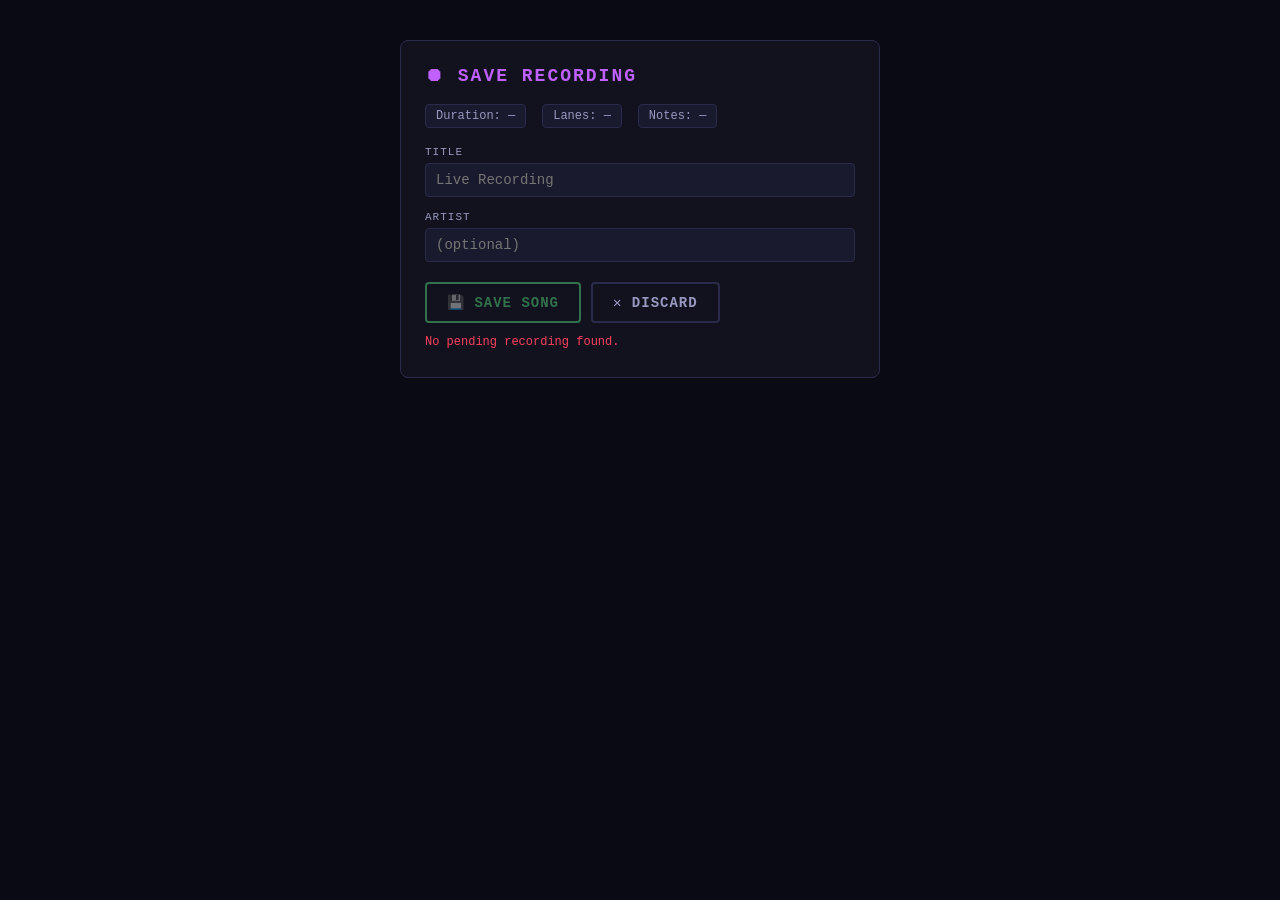
<file: KR-extension/record-complete.html>
<!DOCTYPE html>
<html lang="en">
<head>
  <meta charset="UTF-8">
  <meta name="viewport" content="width=device-width, initial-scale=1">
  <title>KeyRhythm — Save Recording</title>
  <link rel="icon" href="icons/icon32.png">
  <link rel="stylesheet" href="css/style.css">
  <script src="js/theme-init.js"></script>
  <style>
    body { max-width: 480px; margin: 40px auto; padding: 24px; }
    .rec-card {
      background: var(--bg2);
      border: 1px solid var(--border);
      border-radius: 8px;
      padding: 24px;
    }
    h2 { color: var(--accent); margin-bottom: 18px; font-size: 18px; letter-spacing: 2px; }
    .field { margin-bottom: 14px; }
    .field label { display: block; font-size: 11px; color: var(--text-dim); margin-bottom: 5px; letter-spacing: 1px; }
    .field input {
      width: 100%;
      background: var(--bg3);
      border: 1px solid var(--border);
      color: var(--text);
      font-family: inherit;
      font-size: 14px;
      padding: 8px 10px;
      border-radius: 4px;
      outline: none;
    }
    .field input:focus { border-color: var(--accent); }
    .meta-row {
      display: flex; gap: 16px; margin-bottom: 18px;
      font-size: 12px; color: var(--text-dim);
    }
    .meta-row span { background: var(--bg3); border: 1px solid var(--border);
      padding: 4px 10px; border-radius: 4px; }
    .actions { display: flex; gap: 10px; margin-top: 20px; }
    #statusMsg { margin-top: 12px; font-size: 12px; color: var(--text-dim); min-height: 18px; }
  </style>
</head>
<body class="popup-page">
  <div class="rec-card">
    <h2>⏺ SAVE RECORDING</h2>

    <div class="meta-row">
      <span id="metaDuration">Duration: —</span>
      <span id="metaLanes">Lanes: —</span>
      <span id="metaNotes">Notes: —</span>
    </div>

    <div class="field">
      <label>TITLE</label>
      <input type="text" id="titleInput" placeholder="Live Recording" maxlength="80">
    </div>
    <div class="field">
      <label>ARTIST</label>
      <input type="text" id="artistInput" placeholder="(optional)" maxlength="80">
    </div>

    <div class="actions">
      <button class="btn btn-green" id="btnSave">💾 Save Song</button>
      <button class="btn btn-dim"   id="btnDiscard">✕ Discard</button>
    </div>
    <div id="statusMsg"></div>
  </div>

  <script src="js/db.js"></script>
  <script src="js/settings.js"></script>
  <script src="js/utils.js"></script>
  <script src="js/record-complete.js"></script>
</body>
</html>
</file>
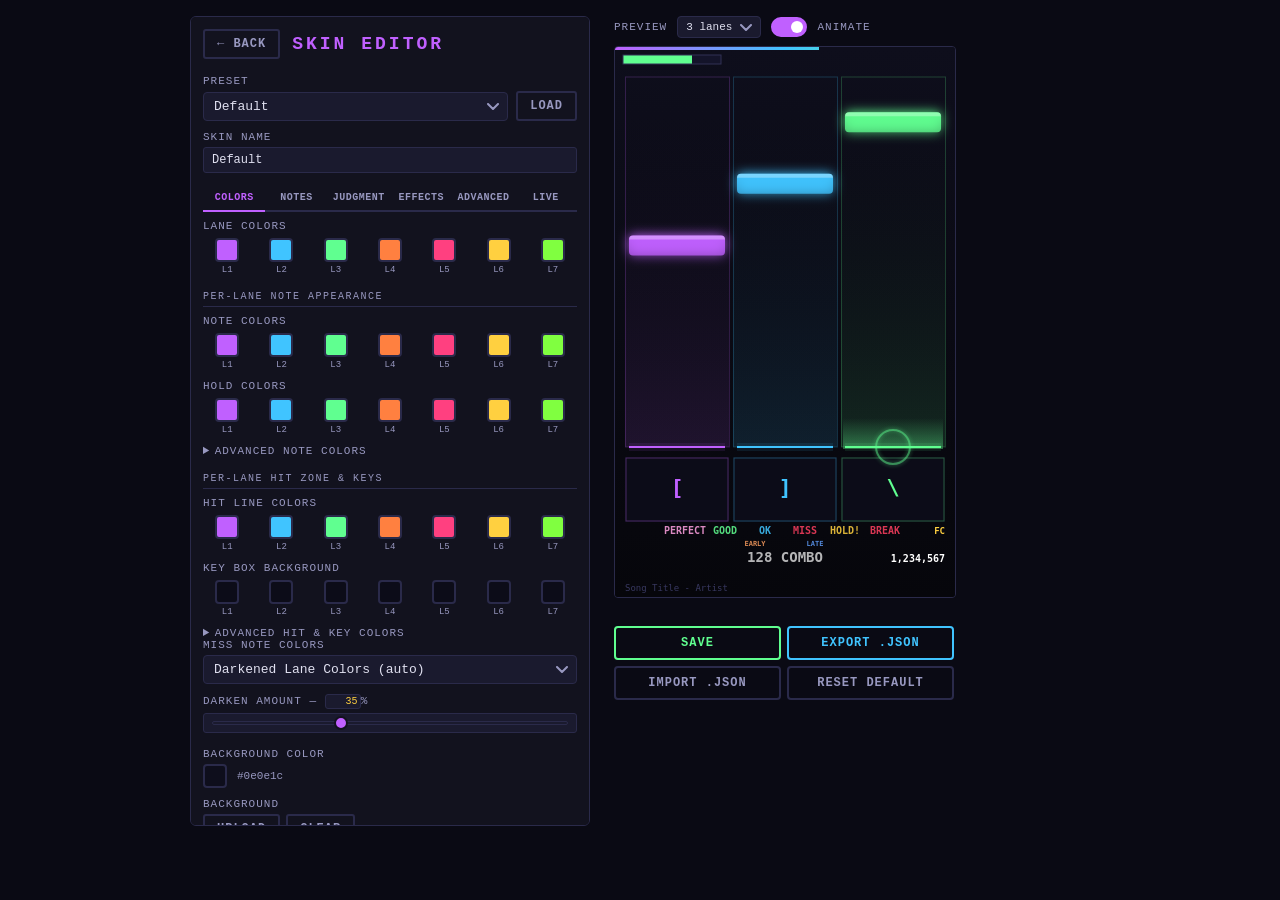
<file: KR-extension/skin-editor.html>
<!DOCTYPE html>
<html lang="en">
<head>
  <meta charset="UTF-8">
  <meta name="viewport" content="width=device-width, initial-scale=1">
  <title>KeyRhythm — Skin Editor</title>
  <link rel="icon" href="icons/icon32.png">
  <link rel="stylesheet" href="css/style.css">
  <link rel="stylesheet" href="lib/pickr/pickr.min.css">
  <script src="js/theme-init.js"></script>
</head>
<body class="skin-editor-page">

<div class="skin-editor-wrap">
  <div class="skin-controls" id="seControls">
    <div class="skin-header" id="seHeader">
      <button class="btn btn-sm btn-dim" id="btnBack" title="Return to main menu">← Back</button>
      <h2 id="seTitle">SKIN EDITOR</h2>
    </div>

    <!-- Preset -->
    <div class="control-group">
      <label id="sePresetLabel">Preset</label>
      <div class="preset-row">
        <select id="presetSelect" title="Choose a skin preset to load"></select>
        <button class="btn btn-sm btn-dim" id="btnLoadPreset" title="Load selected preset">Load</button>
      </div>
    </div>

    <div class="control-group">
      <label id="seSkinNameLabel">Skin Name</label>
      <input type="text" id="skinName" placeholder="My Skin" value="Custom">
    </div>

    <!-- Tab bar -->
    <div class="skin-tab-bar" id="seTabBar">
      <button class="skin-tab-btn active" data-tab="colors">Colors</button>
      <button class="skin-tab-btn" data-tab="notes">Notes</button>
      <button class="skin-tab-btn" data-tab="judgment">Judgment</button>
      <button class="skin-tab-btn" data-tab="effects">Effects</button>
      <button class="skin-tab-btn" data-tab="advanced">Advanced</button>
      <button class="skin-tab-btn" data-tab="live">Live</button>
    </div>

    <!-- ═══ Colors tab ═══ -->
    <div class="skin-tab-panel active" data-tab="colors">
      <div class="control-group">
        <label id="seLaneColorsLabel">Lane Colors</label>
        <div class="lane-colors-grid" id="laneColorGrid"></div>
      </div>

      <div class="section-label">Per-Lane Note Appearance</div>

      <div class="control-group">
        <label>Note Colors</label>
        <div class="lane-colors-grid" id="noteColorGrid"></div>
      </div>
      <div class="control-group">
        <label>Hold Colors</label>
        <div class="lane-colors-grid" id="holdColorGrid"></div>
      </div>

      <details style="margin-top:8px">
        <summary style="font-size:11px;color:var(--text-dim);letter-spacing:1px;text-transform:uppercase;cursor:pointer">Advanced Note Colors</summary>
        <div style="margin-top:6px">
          <div class="control-group">
            <label>Note Border Colors</label>
            <div class="lane-colors-grid" id="noteBorderColorGrid"></div>
          </div>
          <div class="control-group">
            <label>Note Shine Colors</label>
            <div class="lane-colors-grid" id="noteShineColorGrid"></div>
          </div>
          <div class="control-group">
            <label>Note Glow Colors</label>
            <div class="lane-colors-grid" id="noteGlowColorGrid"></div>
          </div>
          <div class="control-group">
            <label>Hold Body Colors</label>
            <div class="lane-colors-grid" id="holdBodyColorGrid"></div>
          </div>
          <div class="control-group">
            <label>Hold Border Colors</label>
            <div class="lane-colors-grid" id="holdBorderColorGrid"></div>
          </div>
          <div class="control-group">
            <label>Hold Stripe Colors</label>
            <div class="lane-colors-grid" id="holdStripeColorGrid"></div>
          </div>
          <div class="control-group">
            <label>Hold Tail Cap Colors</label>
            <div class="lane-colors-grid" id="holdTailCapColorGrid"></div>
          </div>
          <div class="control-group">
            <label>Hold Tick Colors</label>
            <div class="lane-colors-grid" id="holdTickColorGrid"></div>
          </div>
        </div>
      </details>

      <div class="section-label" style="margin-top:16px">Per-Lane Hit Zone &amp; Keys</div>

      <div class="control-group">
        <label>Hit Line Colors</label>
        <div class="lane-colors-grid" id="hitLineColorGrid"></div>
      </div>
      <div class="control-group">
        <label>Key Box Background</label>
        <div class="lane-colors-grid" id="keyBoxBgColorGrid"></div>
      </div>

      <details style="margin-top:8px">
        <summary style="font-size:11px;color:var(--text-dim);letter-spacing:1px;text-transform:uppercase;cursor:pointer">Advanced Hit &amp; Key Colors</summary>
        <div style="margin-top:6px">
          <div class="control-group">
            <label>Hit Glow Colors</label>
            <div class="lane-colors-grid" id="hitGlowColorGrid"></div>
          </div>
          <div class="control-group">
            <label>Hit Flash Colors</label>
            <div class="lane-colors-grid" id="hitFlashColorGrid"></div>
          </div>
          <div class="control-group">
            <label>Hit Burst Colors</label>
            <div class="lane-colors-grid" id="hitBurstColorGrid"></div>
          </div>
          <div class="control-group">
            <label>Hit Ring Colors</label>
            <div class="lane-colors-grid" id="hitRingColorGrid"></div>
          </div>
          <div class="control-group">
            <label>Key Box Border Colors</label>
            <div class="lane-colors-grid" id="keyBoxBorderColorGrid"></div>
          </div>
          <div class="control-group">
            <label>Key Box Text Colors</label>
            <div class="lane-colors-grid" id="keyBoxTextColorGrid"></div>
          </div>
          <div class="control-group">
            <label>Lane Border Colors</label>
            <div class="lane-colors-grid" id="laneBorderColorGrid"></div>
          </div>
          <div class="control-group">
            <label>Lane Press Colors</label>
            <div class="lane-colors-grid" id="lanePressColorGrid"></div>
          </div>
        </div>
      </details>

      <div class="control-group">
        <label>Miss Note Colors</label>
        <select id="missNoteMode" class="select-full">
          <option value="darken">Darkened Lane Colors (auto)</option>
          <option value="custom">Custom Per-Lane</option>
          <option value="flat">Single Flat Color</option>
        </select>
      </div>
      <div class="control-group" id="missNoteDarkenGroup">
        <label>Darken Amount — <span id="missNoteDarkenVal">35%</span></label>
        <input type="range" id="missNoteDarken" min="0.1" max="0.8" step="0.05" value="0.35">
      </div>
      <div class="control-group" id="missNoteCustomGroup" style="display:none">
        <div class="lane-colors-grid" id="missNoteColorGrid"></div>
      </div>
      <div class="control-group" id="missNoteFlatGroup" style="display:none">
        <div class="color-row">
          <div id="missNoteFlatColor" class="kr-picker-container"></div>
          <span id="missNoteFlatColorHex">#666666</span>
        </div>
      </div>

      <div class="control-group">
        <label id="seBgColorLabel">Background Color</label>
        <div class="color-row">
          <div id="bgColor" class="kr-picker-container"></div>
          <span id="bgColorHex">#0e0e1c</span>
        </div>
      </div>

      <div class="control-group">
        <label id="seBgImageLabel">Background</label>
        <div style="display:flex;gap:6px;align-items:center">
          <button class="btn btn-sm btn-dim" id="btnUploadBgImage" title="Upload a background image or video">Upload</button>
          <button class="btn btn-sm btn-dim" id="btnClearBgImage" title="Remove background">Clear</button>
          <span id="bgImageStatus" style="font-size:10px;color:var(--text-dim)"></span>
        </div>
        <input type="file" id="bgImageFile" accept="image/*,video/*" style="display:none">
        <div style="display:flex;gap:6px;align-items:center;margin-top:4px">
          <input type="text" id="bgMediaUrl" placeholder="Or paste image/video URL..." style="flex:1;font-size:11px;padding:4px 8px;background:var(--surface);border:1px solid var(--border);border-radius:4px;color:var(--text)">
          <button class="btn btn-sm btn-dim" id="btnLoadBgUrl">Load</button>
        </div>
      </div>

      <div class="control-group">
        <label id="seBgOpacityLabel">BG Image Opacity — <span id="bgImageOpacityVal">30%</span></label>
        <input type="range" id="bgImageOpacity" min="0" max="1" step="0.05" value="0.3">
      </div>

      <div class="control-group">
        <label id="seBgSaturationLabel">BG Image Saturation — <span id="bgImageSaturationVal">100%</span></label>
        <input type="range" id="bgImageSaturation" min="0" max="200" step="5" value="100">
      </div>

      <div class="control-group">
        <label id="seBgBlurLabel">BG Image Blur — <span id="bgImageBlurVal">0</span>px</label>
        <input type="range" id="bgImageBlur" min="0" max="20" step="1" value="0">
      </div>

      <div class="control-group">
        <label id="seHitLineColorLabel">Hit Line Color</label>
        <div class="color-row">
          <div id="hitLineColor" class="kr-picker-container"></div>
          <span id="hitLineColorHex">#ffffff</span>
        </div>
      </div>

      <div class="control-group">
        <label id="seKeyBoxColorLabel">Key Box Color</label>
        <div class="color-row">
          <div id="keyBoxColor" class="kr-picker-container"></div>
          <span id="keyBoxColorHex">#0c0c18</span>
        </div>
      </div>

      <div class="control-group">
        <label id="seKeyBoxModeLabel">Key Box Mode</label>
        <select id="keyBoxMode" class="select-full">
          <option value="solid">Solid (use Key Box Color)</option>
          <option value="dark">Dark (darken lane color)</option>
          <option value="tinted">Tinted (color + lane tint)</option>
        </select>
      </div>

      <div class="control-group">
        <label id="seComboColorLabel">Combo Text Color</label>
        <div class="color-row">
          <div id="comboColor" class="kr-picker-container"></div>
          <span id="comboColorHex">#ffffff</span>
        </div>
      </div>
    </div>

    <!-- ═══ Notes tab ═══ -->
    <div class="skin-tab-panel" data-tab="notes">
      <div class="control-group">
        <label id="seNoteShapeLabel">Note Shape</label>
        <div class="radio-row" id="noteShapeRadios" style="flex-wrap:wrap">
          <label><input type="radio" name="noteShape" value="rounded" checked> Rounded</label>
          <label><input type="radio" name="noteShape" value="sharp"> Sharp</label>
          <label><input type="radio" name="noteShape" value="diamond"> Diamond</label>
          <label><input type="radio" name="noteShape" value="circle"> Circle</label>
          <label><input type="radio" name="noteShape" value="hexagon"> Hexagon</label>
          <label><input type="radio" name="noteShape" value="arrow"> Arrow</label>
          <label><input type="radio" name="noteShape" value="triangle"> Triangle</label>
          <label><input type="radio" name="noteShape" value="key"> Key</label>
        </div>
      </div>

      <div class="control-group">
        <label id="seNoteGlowLabel">Note Glow — <span id="glowVal">12</span></label>
        <input type="range" id="noteGlow" min="0" max="30" step="1" value="12" title="Shadow blur intensity on notes">
      </div>

      <div class="control-group">
        <label id="seHitLineWidthLabel">Hit Line Width — <span id="hitLineWidthVal">2</span></label>
        <input type="range" id="hitLineWidth" min="1" max="4" step="0.5" value="2" title="Thickness of the hit line">
      </div>

      <div class="control-group">
        <label id="seNoteHeightLabel">Note Height — <span id="noteHeightVal">100%</span></label>
        <input type="range" id="noteHeight" min="0.5" max="2.0" step="0.1" value="1.0" title="Height multiplier for tap notes">
      </div>

      <div class="control-group">
        <label id="seHoldWidthLabel">Hold Thickness — <span id="holdWidthVal">44%</span></label>
        <input type="range" id="holdBodyWidth" min="0.2" max="1.0" step="0.02" value="0.44" title="Width of hold note body as fraction of lane">
      </div>

      <div class="control-group">
        <label id="seHoldStripesLabel" style="display:flex;align-items:center;gap:6px;cursor:pointer">
          <input type="checkbox" id="holdStripes" checked> Hold Body Stripes
        </label>
      </div>

      <div class="control-group">
        <label id="seNoteShineLabel">Note Shine — <span id="noteShineVal">30%</span></label>
        <input type="range" id="noteShine" min="0" max="1" step="0.05" value="0.30" title="Brightness of shine strip on notes (0=off)">
      </div>

      <div class="control-group">
        <label id="seHoldTickMarksLabel" style="display:flex;align-items:center;gap:6px;cursor:pointer">
          <input type="checkbox" id="holdTickMarks" checked> Hold Tick Marks
        </label>
      </div>

      <div class="control-group">
        <label id="seHoldBorderWidthLabel">Hold Border Width — <span id="holdBorderWidthVal">1</span></label>
        <input type="range" id="holdBorderWidth" min="0" max="3" step="0.5" value="1" title="Hold body outline stroke width">
      </div>

      <div class="control-group">
        <label id="seNoteBorderWidthLabel">Note Border Width — <span id="noteBorderWidthVal">0</span></label>
        <input type="range" id="noteBorderWidth" min="0" max="4" step="0.5" value="0" title="Outline stroke width on tap/hold note heads (0=off)">
      </div>
      <div class="control-group">
        <label id="seTailCapStyleLabel">Tail Cap Style</label>
        <select id="tailCapStyle" class="select-full">
          <option value="rounded">Rounded</option>
          <option value="flat">Flat</option>
          <option value="pointed">Pointed</option>
        </select>
      </div>

      <div class="control-group">
        <label id="seTailCapWidthLabel">Tail Cap Width — <span id="tailCapWidthVal">100%</span></label>
        <input type="range" id="tailCapWidth" min="0.5" max="2.0" step="0.05" value="1.0" title="Width multiplier for hold note tail cap">
      </div>

      <div class="control-group">
        <label id="seTailCapHeightLabel">Tail Cap Height — <span id="tailCapHeightVal">100%</span></label>
        <input type="range" id="tailCapHeight" min="0.5" max="2.0" step="0.05" value="1.0" title="Height multiplier for hold note tail cap">
      </div>

      <div class="control-group">
        <label id="seNoteIconLabel">Note Icon</label>
        <div style="display:flex;gap:6px;align-items:center">
          <button class="btn btn-sm btn-dim" id="btnUploadNoteIcon" title="Upload an image to use as note icon">Upload Image</button>
          <button class="btn btn-sm btn-dim" id="btnClearNoteIcon" title="Remove custom note icon">Clear</button>
          <span id="noteIconStatus" style="font-size:10px;color:var(--text-dim)"></span>
        </div>
        <input type="file" id="noteIconFile" accept="image/*" style="display:none">
      </div>

      <div class="control-group">
        <label id="seNoteIconScaleLabel">Note Icon Scale — <span id="noteIconScaleVal">100%</span></label>
        <input type="range" id="noteIconScale" min="0.5" max="10.0" step="0.05" value="1.0" title="Size multiplier for custom note icon">
      </div>

      <div class="control-group">
        <label id="seNoteIconOffsetYLabel">Note Icon Y Offset — <span id="noteIconOffsetYVal">0</span>px</label>
        <input type="range" id="noteIconOffsetY" min="-20" max="20" step="1" value="0" title="Vertical offset for custom note icon">
      </div>
    </div>

    <!-- ═══ Judgment tab ═══ -->
    <div class="skin-tab-panel" data-tab="judgment">
      <div class="control-group">
        <label id="sePerfectLabel">PERFECT</label>
        <div class="color-row">
          <div id="perfectColor" class="kr-picker-container"></div>
          <span id="perfectColorHex">#ffd040</span>
          <input type="text" id="perfectText" class="judgment-text" placeholder="PERFECT" maxlength="20">
        </div>
      </div>

      <div class="control-group">
        <label id="seGoodLabel">GOOD</label>
        <div class="color-row">
          <div id="goodColor" class="kr-picker-container"></div>
          <span id="goodColorHex">#60ff90</span>
          <input type="text" id="goodText" class="judgment-text" placeholder="GOOD" maxlength="20">
        </div>
      </div>

      <div class="control-group">
        <label id="seOkLabel">OK</label>
        <div class="color-row">
          <div id="okColor" class="kr-picker-container"></div>
          <span id="okColorHex">#40c4ff</span>
          <input type="text" id="okText" class="judgment-text" placeholder="OK" maxlength="20">
        </div>
      </div>

      <div class="control-group">
        <label id="seMissLabel">MISS</label>
        <div class="color-row">
          <div id="missColor" class="kr-picker-container"></div>
          <span id="missColorHex">#ff4060</span>
          <input type="text" id="missText" class="judgment-text" placeholder="MISS" maxlength="20">
        </div>
      </div>

      <div class="control-group">
        <label id="seEarlyLabel">EARLY</label>
        <div class="color-row">
          <div id="earlyColor" class="kr-picker-container"></div>
          <span id="earlyColorHex">#ffa060</span>
          <input type="text" id="earlyText" class="judgment-text" placeholder="EARLY" maxlength="20">
        </div>
      </div>

      <div class="control-group">
        <label id="seLateLabel">LATE</label>
        <div class="color-row">
          <div id="lateColor" class="kr-picker-container"></div>
          <span id="lateColorHex">#60a0ff</span>
          <input type="text" id="lateText" class="judgment-text" placeholder="LATE" maxlength="20">
        </div>
      </div>

      <div class="control-group">
        <label id="seHoldLabel">HOLD</label>
        <div class="color-row">
          <div id="holdJudgeColor" class="kr-picker-container"></div>
          <span id="holdJudgeColorHex">#ffd040</span>
          <input type="text" id="holdText" class="judgment-text" placeholder="HOLD!" maxlength="20">
        </div>
      </div>

      <div class="control-group">
        <label id="seBreakLabel">BREAK</label>
        <div class="color-row">
          <div id="breakColor" class="kr-picker-container"></div>
          <span id="breakColorHex">#ff4060</span>
          <input type="text" id="breakText" class="judgment-text" placeholder="BREAK" maxlength="20">
        </div>
      </div>

      <div class="control-group">
        <label id="seShowEarlyLateLabel" style="display:flex;align-items:center;gap:6px;cursor:pointer">
          <input type="checkbox" id="showEarlyLate" checked> Show Early/Late
        </label>
      </div>

      <div class="control-group">
        <label id="seScoreColorLabel">Score Color</label>
        <div class="color-row">
          <div id="scoreColor" class="kr-picker-container"></div>
          <span id="scoreColorHex">#ffffff</span>
        </div>
      </div>

      <div class="control-group">
        <label id="seJudgeSizeLabel">Judgment Size — <span id="judgeSizeVal">100%</span></label>
        <input type="range" id="judgeSizeMultiplier" min="0.5" max="2.0" step="0.05" value="1.0" title="Scale judgment text size">
      </div>

      <div class="control-group">
        <label id="seJudgeFontLabel">Font</label>
        <select id="fontFamily" class="select-full">
          <option value="monospace">Monospace</option>
          <option value="sans-serif">Sans-Serif</option>
          <option value="serif">Serif</option>
          <option value="system-ui">System UI</option>
          <option value="'Courier New', monospace">Courier New</option>
          <option value="'Arial', sans-serif">Arial</option>
          <option value="'Georgia', serif">Georgia</option>
          <option value="'Verdana', sans-serif">Verdana</option>
          <option value="'Trebuchet MS', sans-serif">Trebuchet MS</option>
          <option value="cursive">Cursive</option>
        </select>
      </div>
    </div>

    <!-- ═══ Effects tab ═══ -->
    <div class="skin-tab-panel" data-tab="effects">
      <div class="section-label" id="seHpProgressHeader">HP &amp; Progress</div>

      <div class="control-group">
        <label id="seHpHighLabel">HP High Color (&gt;50%)</label>
        <div class="color-row">
          <div id="hpHighColor" class="kr-picker-container"></div>
          <span id="hpHighColorHex">#60ff90</span>
        </div>
      </div>

      <div class="control-group">
        <label id="seHpMidLabel">HP Mid Color (25-50%)</label>
        <div class="color-row">
          <div id="hpMidColor" class="kr-picker-container"></div>
          <span id="hpMidColorHex">#ffd040</span>
        </div>
      </div>

      <div class="control-group">
        <label id="seHpLowLabel">HP Low Color (&lt;25%)</label>
        <div class="color-row">
          <div id="hpLowColor" class="kr-picker-container"></div>
          <span id="hpLowColorHex">#ff4060</span>
        </div>
      </div>

      <div class="control-group">
        <label id="seHpBgLabel">HP Background</label>
        <div class="color-row">
          <div id="hpBgColor" class="kr-picker-container"></div>
          <span id="hpBgColorHex">#14142a</span>
        </div>
      </div>

      <div class="control-group">
        <label id="seHpBorderLabel">HP Border</label>
        <div class="color-row">
          <div id="hpBorderColor" class="kr-picker-container"></div>
          <span id="hpBorderColorHex">#303055</span>
        </div>
      </div>

      <div class="control-group">
        <label id="seProgressColorsLabel">Progress Bar Colors</label>
        <div class="color-row" style="gap:4px">
          <div id="progressColor0" class="kr-picker-container" title="Left color"></div>
          <div id="progressColor1" class="kr-picker-container" title="Middle color"></div>
          <div id="progressColor2" class="kr-picker-container" title="Right color"></div>
        </div>
      </div>

      <div class="control-group">
        <label id="seHpBarHeightLabel">HP Bar Thickness — <span id="hpBarHeightVal">10</span>px</label>
        <input type="range" id="hpBarHeight" min="4" max="20" step="1" value="10">
      </div>

      <div class="control-group">
        <label id="seHpBarWidthLabel">HP Bar Length — <span id="hpBarWidthVal">115</span>px</label>
        <input type="range" id="hpBarWidth" min="40" max="200" step="5" value="115">
      </div>

      <div class="control-group">
        <label id="seProgressBarHeightLabel">Progress Bar Thickness — <span id="progressBarHeightVal">3</span>px</label>
        <input type="range" id="progressBarHeight" min="1" max="8" step="1" value="3">
      </div>

      <div class="section-label" id="seLaneAppearanceHeader">Lane Appearance</div>

      <div class="control-group">
        <label id="seMissFlashLabel">Miss Flash Color</label>
        <div class="color-row">
          <div id="missFlashColor" class="kr-picker-container"></div>
          <span id="missFlashColorHex">#ff3c50</span>
        </div>
      </div>

      <div class="control-group">
        <label id="seLaneBgLabel">Lane Background</label>
        <select id="laneGradientMode" class="select-full">
          <option value="fade">Fade (bottom glow)</option>
          <option value="solid">Solid (flat tint)</option>
          <option value="none">None (transparent)</option>
        </select>
      </div>

      <div class="control-group">
        <label id="seHitZoneLabel">Hit Zone Style</label>
        <select id="hitZoneStyle" class="select-full">
          <option value="glow">Glow (shadow + line)</option>
          <option value="line">Line only</option>
          <option value="none">Hidden</option>
        </select>
      </div>

      <div class="control-group">
        <label id="seSongInfoLabel">Song Info Color</label>
        <div class="color-row">
          <div id="songInfoColor" class="kr-picker-container"></div>
          <span id="songInfoColorHex">#383860</span>
        </div>
      </div>

      <div class="section-label" id="seHitEffectsHeader">Hit Effects</div>

      <div class="control-group">
        <label id="seHitBurstLabel" style="display:flex;align-items:center;gap:6px;cursor:pointer">
          <input type="checkbox" id="hitBurstEnabled" checked> Hit Burst
        </label>
      </div>

      <div class="control-group">
        <label id="seHitRingLabel" style="display:flex;align-items:center;gap:6px;cursor:pointer">
          <input type="checkbox" id="hitRingEnabled" checked> Hit Ring
        </label>
      </div>

      <div class="control-group">
        <label id="seBurstIntensityLabel">Burst Intensity — <span id="hitBurstIntensityVal">100%</span></label>
        <input type="range" id="hitBurstIntensity" min="0.5" max="2.0" step="0.05" value="1.0">
      </div>

      <div class="control-group">
        <label id="seFlashIntensityLabel">Flash Intensity — <span id="hitFlashIntensityVal">100%</span></label>
        <input type="range" id="hitFlashIntensity" min="0" max="2.0" step="0.05" value="1.0">
      </div>

      <div class="control-group">
        <label id="seApproachGlowLabel">Note Approach Glow — <span id="noteApproachGlowVal">22</span></label>
        <input type="range" id="noteApproachGlow" min="0" max="30" step="1" value="22">
      </div>

      <div class="section-label">Combo</div>

      <div class="control-group">
        <label style="display:flex;align-items:center;gap:6px;cursor:pointer">
          <input type="checkbox" id="comboEnabled" checked> Show Combo Counter
        </label>
      </div>

      <div class="control-group">
        <label id="seComboTextLabel">Combo Text Template</label>
        <input type="text" id="comboText" class="judgment-text" placeholder="{n} COMBO" maxlength="30" title="Use {n} for the combo number">
      </div>

      <div class="control-group">
        <label id="seMilestoneLabel">Milestones</label>
        <div id="milestoneList" class="milestone-list"></div>
        <button class="btn btn-sm btn-dim" id="btnAddMilestone" style="margin-top:6px" title="Add a new combo milestone">+ Add Milestone</button>
      </div>

      <div class="section-label" id="seCelebrationHeader">Celebration</div>

      <div class="control-group">
        <label id="seFcColorLabel">Full Combo Color</label>
        <div class="color-row">
          <div id="fcColor" class="kr-picker-container"></div>
          <span id="fcColorHex">#ffd040</span>
        </div>
      </div>

      <div class="control-group">
        <label id="sePcSatLabel">Perfect Clear Saturation — <span id="pcSaturationVal">100%</span></label>
        <input type="range" id="pcSaturation" min="0" max="100" step="5" value="100" title="Rainbow color intensity (0=grayscale)">
      </div>
    </div>

    <!-- ═══ Advanced tab ═══ -->
    <div class="skin-tab-panel" data-tab="advanced">
      <div class="section-label" id="seHitsoundHeader">Hitsound Defaults</div>

      <div class="control-group">
        <label id="seGlobalHitsoundLabel">Global Hitsound</label>
        <div style="display:flex;gap:6px;align-items:center">
          <select id="skinHitsound" class="select-flex">
            <option value="">(None — use settings)</option>
            <option value="tick">Tick</option>
            <option value="click">Click</option>
            <option value="drum">Drum</option>
            <option value="bass">Bass</option>
            <option value="bell">Bell</option>
            <option value="kick">Kick</option>
            <option value="snare">Snare</option>
          </select>
          <button class="btn btn-sm btn-dim" id="btnTestSkinHS" title="Preview this hitsound">Test</button>
        </div>
      </div>

      <div class="control-group">
        <label id="seHoldTickLabel">Hold Tick Sound</label>
        <select id="skinSliderTick" class="select-full">
          <option value="">(None — use settings)</option>
          <option value="tick">Tick</option>
          <option value="click">Click</option>
          <option value="drum">Drum</option>
          <option value="bass">Bass</option>
          <option value="bell">Bell</option>
          <option value="kick">Kick</option>
          <option value="snare">Snare</option>
        </select>
      </div>

      <div class="control-group">
        <label id="seHoldEndLabel">Hold End Sound</label>
        <select id="skinSliderEnd" class="select-full">
          <option value="">(None — use settings)</option>
          <option value="tick">Tick</option>
          <option value="click">Click</option>
          <option value="drum">Drum</option>
          <option value="bass">Bass</option>
          <option value="bell">Bell</option>
          <option value="kick">Kick</option>
          <option value="snare">Snare</option>
        </select>
      </div>
    </div>

    <!-- ═══ Live tab ═══ -->
    <div class="skin-tab-panel" data-tab="live">
      <div class="section-label" id="seLiveOverlayHeader">Overlay Appearance</div>

      <div class="control-group">
        <label id="seLiveAccentLabel">Accent Color</label>
        <div class="color-row">
          <div id="liveAccentColor" class="kr-picker-container"></div>
          <span id="liveAccentColorHex">#c060ff</span>
        </div>
      </div>

      <div class="control-group">
        <label id="seLiveOpacityLabel">Background Opacity — <span id="liveOpacityVal">95%</span></label>
        <input type="range" id="liveOpacity" min="0.3" max="1.0" step="0.05" value="0.95">
      </div>

      <div class="control-group">
        <label id="seLiveBorderRadiusLabel">Border Radius — <span id="liveBorderRadiusVal">6</span>px</label>
        <input type="range" id="liveBorderRadius" min="0" max="20" step="1" value="6">
      </div>
    </div>

  </div>

  <div class="skin-preview" id="sePreview">
    <div class="preview-header">
      <span class="preview-label" id="sePreviewLabel">PREVIEW</span>
      <select id="previewLanes" class="select-sm" title="Number of lanes to preview">
        <option value="2">2 lanes</option>
        <option value="3" selected>3 lanes</option>
        <option value="4">4 lanes</option>
        <option value="5">5 lanes</option>
        <option value="6">6 lanes</option>
        <option value="7">7 lanes</option>
      </select>
      <label style="font-size:11px;color:var(--text-dim);display:flex;align-items:center;gap:4px;cursor:pointer" title="Animate notes falling in the preview">
        <input type="checkbox" id="previewAnimate" checked> Animate
      </label>
    </div>
    <canvas id="previewCanvas" width="340" height="550"></canvas>
    <div class="skin-footer" id="seFooter">
      <button class="btn btn-green" id="btnSaveSkin" title="Save skin to browser storage">Save</button>
      <button class="btn btn-cyan"  id="btnExportSkin" title="Download skin as .json file">Export .json</button>
      <button class="btn btn-dim"   id="btnImportSkin" title="Load a skin from a .json file">Import .json</button>
      <button class="btn btn-dim"   id="btnResetSkin" title="Reset to default skin">Reset Default</button>
    </div>
    <input type="file" id="skinImportFile" accept=".json" style="display:none">
  </div>
</div>

<script src="js/settings.js"></script>
<script src="js/db.js"></script>
<script src="js/ui-layout.js"></script>
<script src="js/skins.js"></script>
<script src="js/hitsounds.js"></script>
<script src="js/utils.js"></script>
<script src="lib/pickr/pickr.min.js"></script>
<script src="js/color-picker.js"></script>
<script src="js/skin-editor.js"></script>
<script src="js/ui.js"></script>
<script src="js/bg-music.js"></script>
</body>
</html>
</file>
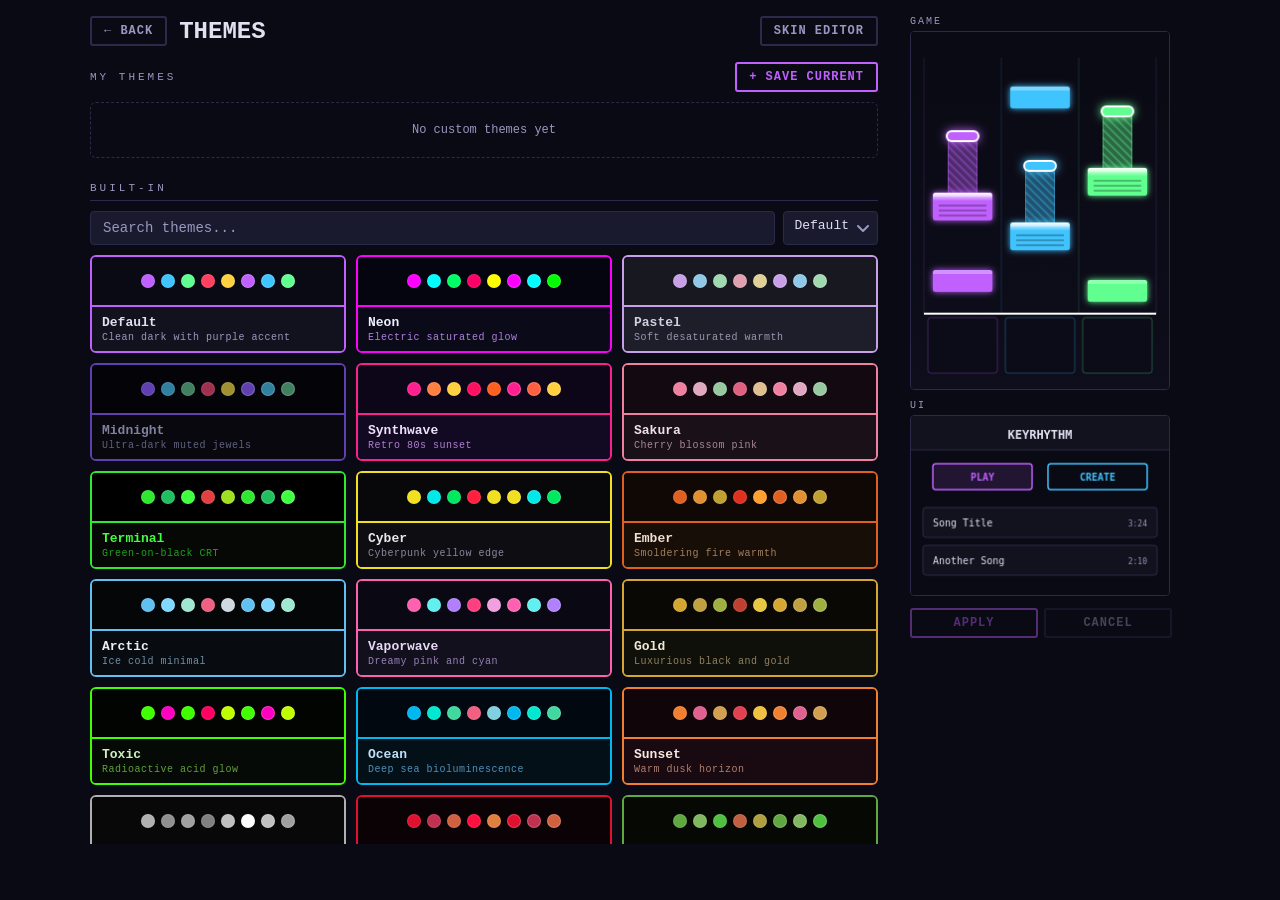
<file: KR-extension/themes.html>
<!DOCTYPE html>
<html lang="en">
<head>
  <meta charset="UTF-8">
  <title>KeyRhythm — Themes</title>
  <link rel="icon" type="image/png" href="icons/icon48.png">
  <link rel="stylesheet" href="css/style.css">
  <link rel="stylesheet" href="lib/pickr/pickr.min.css">
  <script src="js/theme-init.js"></script>
</head>
<body class="theme-browser-page">
  <div class="theme-browser-wrap">
    <div class="theme-browser-cards" id="tbCards">
      <div class="skin-header">
        <button class="btn btn-sm btn-dim" id="btnBack">← Back</button>
        <h2>THEMES</h2>
        <div style="margin-left:auto;display:flex;gap:6px">
          <button class="btn btn-sm btn-dim" id="btnOpenSkinEd">Skin Editor</button>
        </div>
      </div>
      <div class="tb-section">
        <div class="tb-section-header">
          <span class="tb-section-title">MY THEMES</span>
          <button class="btn btn-sm btn-accent" id="btnSaveCurrent">+ Save Current</button>
        </div>
        <div class="tb-grid" id="tbCustomGrid"></div>
        <div class="tb-empty" id="tbCustomEmpty">No custom themes yet</div>
      </div>
      <div class="tb-section">
        <span class="tb-section-title">BUILT-IN</span>
        <div class="tb-toolbar">
          <input type="text" id="tbSearch" class="tb-search" placeholder="Search themes...">
          <select id="tbSort" class="tb-sort">
            <option value="default">Default</option>
            <option value="alpha">A &rarr; Z</option>
            <option value="color">By Color</option>
          </select>
        </div>
        <div class="tb-grid" id="tbBuiltinGrid"></div>
      </div>
    </div>
    <div class="theme-browser-preview" id="tbPreview">
      <div class="tb-preview-label">GAME</div>
      <canvas id="tbGameCanvas" width="260" height="360"></canvas>
      <div class="tb-preview-label" style="margin-top:10px">UI</div>
      <canvas id="tbUICanvas" width="260" height="180"></canvas>
      <div class="tb-preview-actions">
        <button class="btn btn-sm btn-accent" id="btnApplyTheme" disabled>Apply</button>
        <button class="btn btn-sm btn-dim" id="btnCancelPreview" disabled>Cancel</button>
      </div>
      <div class="tb-color-editor hidden" id="tbColorEditor">
        <div class="tb-color-editor-title">EDIT COLORS</div>
        <div id="tbColorRows"></div>
        <div class="tb-color-editor-actions">
          <button class="btn btn-sm btn-green" id="btnSaveEdited">Save as Custom</button>
        </div>
      </div>
    </div>
  </div>
  <script src="js/db.js"></script>
  <script src="js/settings.js"></script>
  <script src="js/ui-layout.js"></script>
  <script src="js/skins.js"></script>
  <script src="js/utils.js"></script>
  <script src="lib/pickr/pickr.min.js"></script>
  <script src="js/color-picker.js"></script>
  <script src="js/themes.js"></script>
  <script src="js/ui.js"></script>
  <script src="js/bg-music.js"></script>
</body>
</html>
</file>
<file: KR-extension/css/style.css>
:root {
  --bg: #0a0a14;
  --bg2: #12121e;
  --bg3: #1a1a2e;
  --border: #2a2a4a;
  --text: #e0e0f0;
  --text-dim: #9898c0;
  --accent: #c060ff;
  --cyan: #40c4ff;
  --green: #60ff90;
  --red: #ff4060;
  --yellow: #ffd040;
  --btn-bg: transparent;
  --btn-bg-cyan: transparent;
  --btn-bg-green: transparent;
  --btn-bg-red: transparent;
  --btn-bg-dim: transparent;
  --font: 'Courier New', monospace;
  --select-arrow: url("data:image/svg+xml,%3Csvg xmlns='http://www.w3.org/2000/svg' width='12' height='7' fill='none' stroke='%239898c0' stroke-width='2' stroke-linecap='round' stroke-linejoin='round'%3E%3Cpath d='M1 1l5 5 5-5'/%3E%3C/svg%3E");
  --select-arrow-active: url("data:image/svg+xml,%3Csvg xmlns='http://www.w3.org/2000/svg' width='12' height='7' fill='none' stroke='%23c060ff' stroke-width='2' stroke-linecap='round' stroke-linejoin='round'%3E%3Cpath d='M1 1l5 5 5-5'/%3E%3C/svg%3E");
  --lane0: var(--accent);
  --lane1: var(--cyan);
  --lane2: var(--green);
  --lane3: #ff8040;
  --lane4: #ff4080;
  --lane5: #ffd040;
  --lane6: #80ff40;
}

* { box-sizing: border-box; margin: 0; padding: 0; }

/* ── Universal scrollbar ── */
*::-webkit-scrollbar { width: 6px; height: 6px; }
*::-webkit-scrollbar-track { background: transparent; }
*::-webkit-scrollbar-thumb { background: var(--border); border-radius: 3px; }
*::-webkit-scrollbar-thumb:hover { background: var(--accent); }
.kr-sel-d::-webkit-scrollbar { width: 4px; }

body {
  background: var(--bg);
  color: var(--text);
  font-family: var(--font);
  min-height: 100vh;
}

/* ── Shared components ── */
.btn {
  display: inline-flex;
  align-items: center;
  justify-content: center;
  gap: 6px;
  padding: 10px 20px;
  border: 2px solid var(--accent);
  border-radius: 4px;
  background: var(--btn-bg);
  color: var(--accent);
  font-family: inherit;
  font-size: 14px;
  font-weight: bold;
  letter-spacing: 1px;
  cursor: pointer;
  transition: background 0.15s, color 0.15s, border-color 0.15s, box-shadow 0.15s;
  text-transform: uppercase;
  outline: none;
  user-select: none;
}
.btn:hover {
  background: var(--accent);
  color: #000;
  box-shadow: 0 0 12px rgba(192,96,255,0.3);
}
.btn:active { animation: btnTap 0.15s ease-out; }
@keyframes btnTap {
  0%   { transform: scale(1); }
  40%  { transform: scale(0.94); }
  100% { transform: scale(1); }
}
.btn:focus:not(:focus-visible) { outline: none; box-shadow: none; }
/* Export-as select styled as a button */
select.export-sel { appearance: none; -webkit-appearance: none; text-align: center; }
.song-actions select.export-sel { width: 100px; }

.btn-cyan  { border-color: var(--cyan);  color: var(--cyan);  background: var(--btn-bg-cyan); }
.btn-cyan:hover  { background: var(--cyan);  color: #000; box-shadow: 0 0 12px rgba(64,196,255,0.3); }
.btn-green { border-color: var(--green); color: var(--green); background: var(--btn-bg-green); }
.btn-green:hover, .btn-green.active { background: var(--green); color: #000; box-shadow: 0 0 12px rgba(96,255,144,0.3); }
.btn-red   { border-color: var(--red);   color: var(--red);   background: var(--btn-bg-red); }
.btn-red:hover   { background: var(--red);   color: #fff; box-shadow: 0 0 12px rgba(255,64,96,0.3); }
.btn-accent { border-color: var(--accent); color: var(--accent); }
.btn-accent:hover { background: var(--accent); color: #000; box-shadow: 0 0 12px rgba(192,96,255,0.3); }
.btn-dim   { border-color: var(--border); color: var(--text-dim); background: var(--btn-bg-dim); }
.btn-dim:hover   { background: var(--border); color: var(--text); box-shadow: none; }
.btn-sm { padding: 6px 12px; font-size: 12px; border-radius: 3px; }

/* ── Custom selects / dropdowns ── */
select {
  appearance: none;
  -webkit-appearance: none;
  background: var(--bg3);
  border: 1px solid var(--border);
  border-radius: 4px;
  color: var(--text);
  font-family: inherit;
  font-size: 13px;
  padding: 6px 28px 6px 10px;
  cursor: pointer;
  outline: none;
  background-image: var(--select-arrow);
  background-repeat: no-repeat;
  background-position: right 8px center;
  background-size: 12px 7px;
  transition: border-color 0.15s, box-shadow 0.15s, background-image 0.15s;
}
select:hover {
  border-color: var(--accent);
  background-image: var(--select-arrow-active);
}
select:focus {
  border-color: var(--accent);
  box-shadow: 0 0 0 1px color-mix(in srgb, var(--accent) 20%, transparent);
  background-image: var(--select-arrow-active);
}
select.select-sm { font-size: 11px; padding: 4px 28px 4px 8px; }
select.select-full { width: 100%; }
select.select-flex { flex: 1; }
select:focus:not(:focus-visible) { box-shadow: none; }

/* ── Custom dropdown (kr-sel) ── */
.kr-sel { display: flex; position: relative; }
.kr-sel-t {
  flex: 1;
  min-width: 0;
  background: var(--bg3);
  border: 1px solid var(--border);
  border-radius: 4px;
  color: var(--text);
  font-family: inherit;
  font-size: 13px;
  padding: 6px 28px 6px 10px;
  cursor: pointer;
  outline: none;
  text-align: left;
  white-space: nowrap;
  overflow: hidden;
  text-overflow: ellipsis;
  background-image: var(--select-arrow);
  background-repeat: no-repeat;
  background-position: right 8px center;
  background-size: 12px 7px;
  transition: border-color 0.15s, box-shadow 0.15s;
  user-select: none;
}
.kr-sel-t:hover,
.kr-sel.open .kr-sel-t {
  border-color: var(--accent);
  background-image: var(--select-arrow-active);
}
.kr-sel.open .kr-sel-t { box-shadow: 0 0 0 1px color-mix(in srgb, var(--accent) 20%, transparent); }
.kr-sel-t.disabled { opacity: 0.4; cursor: not-allowed; }
.kr-sel-t:focus-visible { outline: 2px solid var(--accent); outline-offset: 1px; }

/* Size variants */
.kr-sel.sm .kr-sel-t { font-size: 11px; padding: 4px 28px 4px 8px; }
.setting-row .kr-sel { flex: 1; min-width: 0; }
.setting-row .kr-sel-t { font-size: 11px; padding: 4px 28px 4px 8px; }
.editor-bpm-bar .kr-sel-t { font-size: 12px; padding: 4px 28px 4px 8px; }
.preset-row .kr-sel { flex: 1; min-width: 0; }
.ag-field .kr-sel { width: 100%; }
.popup-toolbar .kr-sel-t { font-size: 12px; padding: 6px 28px 6px 8px; }

/* Dropdown panel */
.kr-sel-d {
  display: none;
  position: absolute;
  top: 100%;
  left: 0;
  right: 0;
  margin-top: 2px;
  background: var(--bg2);
  border: 1px solid var(--accent);
  border-radius: 5px;
  z-index: 2000;
  max-height: 160px;
  overflow-y: auto;
  box-shadow: 0 4px 20px rgba(0,0,0,0.6), 0 0 0 1px rgba(192,96,255,0.1);
}
.kr-sel.open .kr-sel-d { display: block; }
.kr-sel-d.above { top: auto; bottom: 100%; margin-top: 0; margin-bottom: 2px; }

/* Dropdown options */
.kr-sel-o {
  padding: 7px 10px;
  cursor: pointer;
  font-family: inherit;
  font-size: 13px;
  color: var(--text-dim);
  transition: background 0.1s, color 0.1s;
}
.kr-sel.sm .kr-sel-o,
.setting-row .kr-sel-o { font-size: 11px; padding: 5px 10px; }
.editor-bpm-bar .kr-sel-o { font-size: 12px; padding: 5px 10px; }
.popup-toolbar .kr-sel-o { font-size: 12px; }
.kr-sel-o:hover { background: rgba(192,96,255,0.12); color: var(--text); }
.kr-sel-o.sel { color: var(--accent); background: rgba(192,96,255,0.06); }

/* Export-style dropdown (button trigger) */
.kr-sel.kr-export { display: inline-flex; }
.kr-sel.kr-export .kr-sel-t {
  background: transparent;
  border-width: 2px;
  border-radius: 3px;
  background-image: none;
  padding: 6px 12px;
  font-size: 12px;
  text-align: center;
  font-weight: bold;
  letter-spacing: 1px;
  text-transform: uppercase;
  transition: background 0.15s, color 0.15s, border-color 0.15s, box-shadow 0.15s;
}
.kr-sel.kr-export .kr-sel-t:hover,
.kr-sel.kr-export.open .kr-sel-t { background-image: none; }
.kr-sel.kr-export.open .kr-sel-t {
  background: var(--accent);
  color: #000;
  border-color: var(--accent);
  box-shadow: 0 0 12px rgba(192,96,255,0.3);
}
.kr-sel.kr-export .kr-sel-t.e-dim   { border-color: var(--border); color: var(--text-dim); }
.kr-sel.kr-export .kr-sel-t.e-dim:hover   { background: var(--border); color: var(--text); box-shadow: none; }
.kr-sel.kr-export .kr-sel-t.e-cyan  { border-color: var(--cyan); color: var(--cyan); }
.kr-sel.kr-export .kr-sel-t.e-cyan:hover  { background: var(--cyan); color: #000; box-shadow: 0 0 12px rgba(64,196,255,0.3); }
.kr-sel.kr-export .kr-sel-d { min-width: 140px; }
.kr-sel.kr-export .kr-sel-o { font-size: 11px; text-transform: none; letter-spacing: 0; font-weight: normal; }
.song-actions .kr-sel.kr-export { width: 100px; }

input[type="text"], input[type="number"] {
  background: var(--bg3);
  border: 1px solid var(--border);
  border-radius: 4px;
  color: var(--text);
  font-family: inherit;
  font-size: 14px;
  padding: 8px 12px;
  outline: none;
  width: 100%;
  transition: border-color 0.15s, box-shadow 0.15s;
}
input[type="text"]:focus, input[type="number"]:focus {
  border-color: var(--accent);
  box-shadow: 0 0 0 1px rgba(192,96,255,0.2), 0 0 8px rgba(192,96,255,0.1);
}

input[type="checkbox"] {
  appearance: none;
  -webkit-appearance: none;
  width: 36px;
  height: 20px;
  border-radius: 10px;
  background: var(--bg3);
  border: 2px solid var(--border);
  position: relative;
  cursor: pointer;
  vertical-align: middle;
  flex-shrink: 0;
  transition: background 0.2s, border-color 0.2s;
}
input[type="checkbox"]::after {
  content: '';
  position: absolute;
  top: 2px;
  left: 2px;
  width: 12px;
  height: 12px;
  border-radius: 50%;
  background: var(--text-dim);
  transition: transform 0.2s, background 0.2s;
}
input[type="checkbox"]:checked {
  background: var(--accent);
  border-color: var(--accent);
}
input[type="checkbox"]:checked::after {
  transform: translateX(16px);
  background: #fff;
}
label > input[type="checkbox"] { margin-right: 6px; }

input[type="radio"] {
  appearance: none;
  -webkit-appearance: none;
  width: 16px;
  height: 16px;
  border-radius: 50%;
  background: var(--bg3);
  border: 2px solid var(--border);
  cursor: pointer;
  vertical-align: middle;
  flex-shrink: 0;
  transition: background 0.2s, border-color 0.2s;
  position: relative;
}
input[type="radio"]::after {
  content: '';
  position: absolute;
  top: 50%;
  left: 50%;
  width: 6px;
  height: 6px;
  border-radius: 50%;
  background: transparent;
  transform: translate(-50%, -50%);
  transition: background 0.2s;
}
input[type="radio"]:checked {
  border-color: var(--accent);
}
input[type="radio"]:checked::after {
  background: var(--accent);
}
label > input[type="radio"] { margin-right: 4px; }
.radio-row { display: flex; gap: 12px; align-items: center; flex-wrap: wrap; }
.radio-row label { display: flex; align-items: center; cursor: pointer; }

label { font-size: 12px; color: var(--text-dim); letter-spacing: 1px; text-transform: uppercase; }

/* ── Custom range sliders ── */
input[type="range"] {
  -webkit-appearance: none;
  appearance: none;
  background: transparent;
  cursor: pointer;
  height: 20px;
}
input[type="range"]::-webkit-slider-runnable-track {
  height: 4px;
  border-radius: 2px;
  background: var(--bg3);
  border: 1px solid var(--border);
}
input[type="range"]::-webkit-slider-thumb {
  -webkit-appearance: none;
  width: 14px;
  height: 14px;
  border-radius: 50%;
  background: var(--accent);
  border: 2px solid var(--bg2);
  margin-top: -6px;
  box-shadow: 0 0 0 0 transparent;
  transition: box-shadow 0.15s;
}
input[type="range"]:hover::-webkit-slider-thumb {
  box-shadow: 0 0 8px 2px color-mix(in srgb, var(--accent) 50%, transparent);
}
input[type="range"]:active::-webkit-slider-thumb {
  background: color-mix(in srgb, var(--accent) 80%, white);
  box-shadow: 0 0 12px 3px color-mix(in srgb, var(--accent) 70%, transparent);
}
input[type="range"]::-moz-range-track {
  height: 4px;
  border-radius: 2px;
  background: var(--bg3);
  border: 1px solid var(--border);
}
input[type="range"]::-moz-range-thumb {
  width: 14px;
  height: 14px;
  border-radius: 50%;
  background: var(--accent);
  border: 2px solid var(--bg2);
  box-shadow: 0 0 0 0 transparent;
  transition: box-shadow 0.15s;
}
input[type="range"]:hover::-moz-range-thumb {
  box-shadow: 0 0 8px 2px color-mix(in srgb, var(--accent) 50%, transparent);
}
input[type="range"]::-moz-range-progress {
  height: 4px;
  border-radius: 2px;
  background: var(--accent);
}

.hidden { display: none !important; }

/* ── Index page ── */
.index-page {
  display: flex;
  flex-direction: column;
  align-items: center;
  padding: 60px 20px 40px;
  min-height: 100vh;
}

.logo {
  font-size: 52px;
  font-weight: bold;
  letter-spacing: 6px;
  margin-bottom: 4px;
}
.logo .k0 { color: var(--accent); }
.logo .k1 { color: var(--cyan); }
.logo .k2 { color: var(--green); }

.tagline {
  color: var(--text-dim);
  letter-spacing: 8px;
  margin-bottom: 48px;
  font-size: 18px;
}

.menu-grid {
  display: flex;
  flex-direction: column;
  gap: 12px;
  width: 320px;
  margin-bottom: 48px;
}
.menu-grid .btn { width: 100%; font-size: 16px; padding: 16px; }

.song-list {
  width: 100%;
  max-width: 640px;
}
.song-list h2 {
  font-size: 14px;
  letter-spacing: 3px;
  color: var(--text-dim);
  margin-bottom: 16px;
  text-transform: uppercase;
  border-bottom: 1px solid var(--border);
  padding-bottom: 8px;
}

.song-item {
  display: flex;
  align-items: center;
  justify-content: space-between;
  padding: 14px 16px;
  border: 1px solid var(--border);
  border-radius: 6px;
  background: linear-gradient(135deg, var(--bg2) 0%, rgba(26,26,46,0.6) 100%);
  margin-bottom: 8px;
  gap: 14px;
  transition: border-color 0.2s, background 0.2s, box-shadow 0.2s;
}
.song-item:hover {
  border-color: var(--accent);
  background: linear-gradient(135deg, var(--bg2) 0%, rgba(192,96,255,0.04) 100%);
  box-shadow: 0 2px 12px rgba(0,0,0,0.3), inset 0 0 0 1px rgba(192,96,255,0.08);
}

.song-info { min-width: 0; flex: 1; }
.song-title { font-size: 15px; font-weight: bold; margin-bottom: 2px; }
.song-artist { font-size: 12px; font-weight: normal; color: var(--text-dim); margin-bottom: 4px; }
.song-meta  { font-size: 11px; color: var(--text-dim); margin-top: 4px; display: flex; flex-wrap: wrap; gap: 5px; align-items: center; }
.song-actions { display: flex; gap: 6px; flex-shrink: 0; flex-wrap: wrap; justify-content: flex-end; align-items: center; }
.meta-chip {
  display: inline-flex;
  align-items: center;
  padding: 2px 7px;
  border: 1px solid rgba(255,255,255,0.08);
  border-radius: 10px;
  font-size: 10px;
  color: var(--text-dim);
  background: rgba(255,255,255,0.04);
  letter-spacing: 0.5px;
}

.empty-state {
  text-align: center;
  padding: 40px 24px;
  color: var(--text-dim);
}
.empty-state-icon {
  font-size: 36px;
  margin-bottom: 12px;
  opacity: 0.5;
}
.empty-state-title {
  font-size: 14px;
  font-weight: bold;
  letter-spacing: 1px;
  margin-bottom: 6px;
  color: var(--text);
}
.empty-state-hint {
  font-size: 12px;
  letter-spacing: 0.5px;
  line-height: 1.6;
}
.loading-state {
  display: flex;
  flex-direction: column;
  align-items: center;
  gap: 12px;
  padding: 40px 24px;
  color: var(--text-dim);
  font-size: 12px;
  letter-spacing: 1px;
}

/* ── Create page ── */
.create-page {
  max-width: 640px;
  margin: 0 auto;
  padding: 48px 24px 60px;
}

.page-header {
  display: flex;
  align-items: center;
  gap: 16px;
  margin-bottom: 36px;
}
.page-header h1 {
  font-size: 24px;
  letter-spacing: 3px;
}

.form-group { margin-bottom: 20px; }
.form-group label { display: block; margin-bottom: 8px; }

.upload-zone {
  border: 2px dashed var(--border);
  padding: 36px 32px;
  text-align: center;
  cursor: pointer;
  transition: border-color 0.2s;
}
.upload-zone:hover { border-color: var(--accent); }
.upload-zone.has-file { border-color: var(--green); border-style: solid; }
.upload-zone p { color: var(--text-dim); }
.upload-zone .filename { color: var(--green); font-weight: bold; }

.record-section {
  margin-top: 36px;
  padding: 28px;
  border: 1px solid var(--border);
  background: var(--bg2);
}

/* Auto Generate panel */
#autoGenPanel {
  margin-bottom: 20px;
  border-bottom: 1px solid var(--border);
  padding-bottom: 18px;
}
#autoGenPanel > summary {
  list-style: none;
  cursor: pointer;
  font-size: 11px;
  color: var(--text-dim);
  letter-spacing: 1px;
  user-select: none;
  padding: 4px 0;
  margin-bottom: 14px;
}
#autoGenPanel > summary::-webkit-details-marker { display: none; }
#autoGenPanel > summary::before {
  content: '▶  ';
  display: inline-block;
  transition: transform 0.15s;
  font-size: 9px;
  vertical-align: middle;
}
#autoGenPanel[open] > summary::before { transform: rotate(90deg); }
.ag-row {
  display: flex;
  gap: 20px;
  margin-bottom: 10px;
  align-items: flex-start;
}
.ag-field {
  flex: 1;
  min-width: 0;
}
.ag-field > label {
  display: block;
  font-size: 11px;
  color: var(--text-dim);
  margin-bottom: 5px;
  cursor: help;
}
.ag-slider {
  display: flex;
  align-items: center;
  gap: 8px;
}
.ag-slider input[type="range"] {
  flex: 1;
}
.ag-slider span {
  width: 52px;
  text-align: right;
  color: var(--yellow);
  font-size: 11px;
  flex-shrink: 0;
}
.ag-inline {
  display: flex;
  align-items: center;
  gap: 8px;
}
.ag-inline > span {
  font-size: 11px;
  color: var(--text-dim);
}
.ag-num {
  width: 72px;
  padding: 4px 6px;
  background: var(--bg3);
  border: 1px solid var(--border);
  color: var(--text);
  font-family: inherit;
  font-size: 12px;
}
.ag-select {
  width: 100%;
  font-size: 12px;
  min-width: 120px;
}
.export-sel {
  min-width: 110px;
}
.record-status {
  display: flex;
  align-items: center;
  gap: 12px;
  margin-bottom: 20px;
}
.rec-dot {
  width: 12px; height: 12px;
  border-radius: 50%;
  background: var(--red);
  animation: pulse 1s infinite;
}
@keyframes pulse { 0%,100% { opacity: 1; } 50% { opacity: 0.3; } }

.key-hints {
  display: flex;
  gap: 20px;
  margin-top: 16px;
}
.key-hint {
  display: flex;
  flex-direction: column;
  align-items: center;
  gap: 6px;
}
.key-box {
  width: 60px; height: 60px;
  border: 3px solid;
  display: flex; align-items: center; justify-content: center;
  font-size: 24px; font-weight: bold;
  transition: all 0.05s;
}
.key-box.lane0 { border-color: var(--lane0); color: var(--lane0); }
.key-box.lane1 { border-color: var(--lane1); color: var(--lane1); }
.key-box.lane2 { border-color: var(--lane2); color: var(--lane2); }
.key-box.lane3 { border-color: var(--lane3); color: var(--lane3); }
.key-box.lane4 { border-color: var(--lane4); color: var(--lane4); }
.key-box.lane5 { border-color: var(--lane5); color: var(--lane5); }
.key-box.lane6 { border-color: var(--lane6); color: var(--lane6); }
.key-box.pressed { opacity: 0.4; }
.key-label { font-size: 12px; color: var(--text-dim); }

.rec-toast {
  display: none;
  font-size: 12px;
  color: var(--yellow);
  margin-bottom: 8px;
}
.note-count { color: var(--text-dim); font-size: 13px; margin-top: 12px; }
.note-count span { color: var(--text); font-weight: bold; }

.time-display {
  font-size: 20px;
  font-weight: bold;
  color: var(--yellow);
  font-variant-numeric: tabular-nums;
}

/* ── Editor page ── */
.editor-page {
  display: flex;
  flex-direction: column;
  height: 100vh;
  overflow: hidden;
}

.editor-toolbar {
  display: flex;
  align-items: center;
  gap: 8px 12px;
  padding: 10px 16px;
  background: var(--bg2);
  border-bottom: 1px solid var(--border);
  flex-shrink: 0;
  flex-wrap: wrap;
}
.editor-toolbar .spacer { flex: 1; min-width: 8px; }
.editor-toolbar .btn,
.editor-toolbar .kr-sel-t { flex-shrink: 0; line-height: 1; }
.editor-toolbar .kr-sel { align-self: center; }
.editor-title { font-size: 14px; font-weight: bold; letter-spacing: 2px; }

.editor-audio-bar {
  display: flex;
  align-items: center;
  gap: 12px;
  padding: 8px 16px;
  background: var(--bg3);
  border-bottom: 1px solid var(--border);
  flex-shrink: 0;
}
.audio-time {
  font-size: 13px;
  color: var(--yellow);
  font-variant-numeric: tabular-nums;
  min-width: 100px;
}
.audio-hint {
  font-size: 11px;
  color: var(--text-dim);
  margin-left: auto;
  cursor: help;
  padding: 2px 8px;
  border: 1px solid var(--border);
  border-radius: 3px;
  white-space: nowrap;
  transition: border-color 0.15s;
}
.audio-hint:hover { border-color: var(--accent); color: var(--text); }

.editor-canvas-wrap {
  position: relative;
  flex-shrink: 0;
}

#editorCanvas {
  display: block;
  cursor: crosshair;
  background: #0a0a14;
}

.editor-info {
  padding: 6px 12px;
  background: var(--bg2);
  border-bottom: 1px solid var(--border);
  font-size: 12px;
  color: var(--text-dim);
  display: flex;
  gap: 16px;
  flex-shrink: 0;
  align-items: center;
  flex-wrap: wrap;
}
.editor-info span { color: var(--text); }

/* ── Game page ── */
.game-page {
  display: flex;
  flex-direction: column;
  align-items: center;
  justify-content: center;
  min-height: 100vh;
  background: var(--bg);
}

#gameCanvas {
  display: block;
}

.game-overlay {
  position: fixed;
  inset: 0;
  display: flex;
  flex-direction: column;
  align-items: center;
  justify-content: center;
  background: rgba(0,0,0,0.85);
  z-index: 100;
  overflow-y: auto;
  padding: 16px 0;
}

.pause-content {
  display: flex;
  flex-direction: column;
  align-items: stretch;
  max-width: 90vw;
}
.pause-settings {
  margin-top: 20px;
  padding: 16px 20px;
  border: 2px solid var(--border);
  border-radius: 6px;
  background: rgba(255,255,255,0.03);
  overflow: hidden;
}
.pause-settings .setting-row { margin-bottom: 6px; }
.pause-settings .setting-row:last-child { margin-bottom: 0; }
.pause-settings input:disabled { opacity: 0.3; cursor: not-allowed; }
.pause-settings input:disabled + span { opacity: 0.3; }

.overlay-title {
  font-size: 48px;
  font-weight: bold;
  letter-spacing: 6px;
  margin-bottom: 32px;
}
.overlay-title.win  { color: var(--green); }
.overlay-title.fail { color: var(--red); }

.results-grid {
  display: grid;
  grid-template-columns: auto auto;
  gap: 8px 32px;
  margin-bottom: 32px;
  font-size: 16px;
}
.results-grid .label { color: var(--text-dim); }
.results-grid .val   { text-align: right; font-weight: bold; }
.val.perfect { color: var(--yellow); }
.val.good    { color: var(--green); }
.val.ok      { color: var(--cyan); }
.val.miss    { color: var(--red); }

.overlay-buttons { display: flex; gap: 12px; }

/* ── Load screen ── */
.load-screen {
  display: flex;
  flex-direction: column;
  align-items: center;
  justify-content: center;
  height: 100vh;
  gap: 16px;
  color: var(--text-dim);
}

/* ── Popup page ── */
.popup-page {
  background: var(--bg);
  padding: 0;
  min-height: 0;
}

.popup-header {
  display: flex;
  align-items: center;
  justify-content: space-between;
  padding: 10px 14px 8px;
  border-bottom: 1px solid var(--border);
  background: linear-gradient(180deg, var(--bg2) 0%, var(--bg) 100%);
}

.popup-logo {
  font-size: 16px;
  font-weight: bold;
  letter-spacing: 3px;
}
.popup-logo .k0 { color: var(--accent); }
.popup-logo .k1 { color: var(--cyan); }
.popup-logo .k2 { color: var(--green); }

.popup-toolbar {
  display: flex;
  gap: 6px;
  padding: 10px 12px 6px;
}

.search-input {
  flex: 1;
  background: var(--bg3);
  border: 1px solid var(--border);
  border-radius: 4px;
  color: var(--text);
  font-family: inherit;
  font-size: 12px;
  padding: 6px 10px;
  outline: none;
  width: auto;
  transition: border-color 0.15s;
}
.search-input:focus { border-color: var(--accent); box-shadow: 0 0 0 1px rgba(192,96,255,0.15); }

.sort-select {
  font-size: 12px;
  padding: 6px 28px 6px 8px;
}

.popup-header-actions {
  display: flex;
  gap: 6px;
  align-items: center;
}

.popup-actions {
  display: grid;
  grid-template-columns: 1fr 1fr;
  gap: 6px;
  padding: 8px 12px;
  border-bottom: 1px solid var(--border);
}
.popup-actions > .btn { min-width: 0; }

.live-hint {
  font-size: 10px;
  color: var(--text-dim);
  margin-top: 8px;
  line-height: 1.4;
}

.popup-settings {
  padding: 10px 14px;
  border-bottom: 1px solid var(--border);
  background: var(--bg2);
  overflow-y: auto;
  max-height: 520px;
}
.popup-settings h3 {
  font-size: 11px;
  letter-spacing: 2px;
  color: var(--accent);
  margin-bottom: 10px;
  padding-bottom: 4px;
  border-bottom: 1px solid var(--border);
}
.popup-settings .divider { margin: 4px 0; }
.popup-settings .live-hint { margin-top: 4px; }

.setting-row {
  display: flex;
  align-items: center;
  gap: 8px;
  margin-bottom: 8px;
  font-size: 12px;
}
.setting-row label {
  width: 100px;
  flex-shrink: 0;
  text-transform: none;
  font-size: 11px;
}
.setting-row input[type="range"] { flex: 1; min-width: 0; }
.setting-row span { width: 48px; flex-shrink: 0; text-align: right; color: var(--yellow); font-size: 11px; overflow: hidden; }
.setting-row select {
  flex: 1;
  font-size: 11px;
  padding: 4px 26px 4px 8px;
}

.popup-song-list { padding: 6px 8px; }
.popup-song-list .song-item {
  padding: 10px 12px;
  margin-bottom: 4px;
  border-radius: 5px;
  border: 1px solid transparent;
  background: rgba(255,255,255,0.02);
  transition: background 0.15s, border-color 0.15s;
}
.popup-song-list .song-item:hover {
  background: var(--bg2);
  border-color: var(--border);
}
.popup-song-list .song-item .song-title { font-size: 13px; }
.popup-song-list .song-item .song-meta  { font-size: 10px; gap: 4px; }
.popup-song-list .song-item .meta-chip  { font-size: 9px; padding: 1px 5px; }
.popup-song-list .song-item .btn-sm { padding: 4px 8px; font-size: 11px; }

/* ── High score tag ── */
.hs-tag   { color: var(--yellow); font-weight: bold; }
.diff-tag { font-weight: bold; text-transform: uppercase; }
.diff-easy   { color: var(--green); }
.diff-normal { color: var(--cyan); }
.diff-hard   { color: var(--accent); }
.diff-expert { color: var(--red); }

/* ── Settings tabs ── */
.settings-tabs {
  display: flex;
  gap: 0;
  margin-bottom: 16px;
  border-bottom: 2px solid var(--border);
}
.settings-tab {
  flex: 1;
  padding: 8px 4px;
  background: none;
  border: none;
  color: var(--text-dim);
  cursor: pointer;
  font-family: inherit;
  font-size: 11px;
  font-weight: bold;
  letter-spacing: 1px;
  text-transform: uppercase;
  border-bottom: 2px solid transparent;
  margin-bottom: -2px;
  transition: color 0.15s, border-color 0.15s;
}
.settings-tab:hover { color: var(--text); }
.settings-tab.active { color: var(--accent); border-bottom-color: var(--accent); }
.settings-tab-content { display: none; }
.settings-tab-content.active { display: block; }

/* ── Settings modal overlay (for index page) ── */
#settingsOverlay.game-overlay {
  background: rgba(0,0,0,0.8);
}
.settings-modal {
  background: var(--bg2);
  border: 1px solid var(--border);
  padding: 28px 36px;
  max-width: 420px;
  width: 90%;
}
.settings-modal h2 {
  font-size: 20px;
  letter-spacing: 4px;
  color: var(--accent);
  margin-bottom: 24px;
}
.settings-modal .setting-row {
  margin-bottom: 14px;
}
.settings-modal .setting-row label {
  width: 130px;
  font-size: 12px;
}
.settings-modal .setting-row span { color: var(--yellow); }
.settings-modal-footer {
  display: flex;
  justify-content: flex-end;
  gap: 8px;
  margin-top: 20px;
  padding-top: 12px;
  border-top: 1px solid var(--border);
}

/* ── Index page search/sort bar ── */
.song-controls {
  display: flex;
  gap: 8px;
  align-items: center;
  margin-bottom: 12px;
  flex-wrap: wrap;
}
.song-controls .search-input {
  flex: 1;
  min-width: 160px;
  font-size: 13px;
  padding: 7px 10px;
}
.song-controls .sort-select {
  font-size: 13px;
  padding: 7px 8px;
}

/* ── Countdown overlay (create page) ── */
.countdown-overlay {
  position: fixed;
  inset: 0;
  display: flex;
  flex-direction: column;
  align-items: center;
  justify-content: center;
  background: rgba(0,0,0,0.88);
  z-index: 200;
}
.countdown-overlay .countdown-num {
  font-size: 120px;
  font-weight: bold;
  color: var(--yellow);
  animation: countPulse 0.9s ease-out forwards;
}
@keyframes countPulse {
  0%   { transform: scale(1.4); opacity: 1; }
  100% { transform: scale(1);   opacity: 0.8; }
}
.countdown-overlay .countdown-msg {
  font-size: 16px;
  letter-spacing: 4px;
  color: var(--text-dim);
  margin-top: 16px;
}

/* ── Contenteditable focus ── */
[contenteditable]:focus {
  outline: 1px solid var(--yellow);
  border-radius: 3px;
  cursor: text;
}

/* ── Full combo result ── */
.fc-banner {
  color: var(--yellow);
  font-size: 20px;
  letter-spacing: 3px;
  font-weight: bold;
  margin-bottom: 16px;
  text-shadow: 0 0 12px var(--yellow);
}
.pc-banner {
  font-size: 22px;
  letter-spacing: 3px;
  font-weight: bold;
  margin-bottom: 8px;
  background: linear-gradient(90deg, #ff6060, #ffd040, #60ff90, #40c4ff, #c060ff, #ff6060);
  background-size: 200% 100%;
  -webkit-background-clip: text;
  background-clip: text;
  -webkit-text-fill-color: transparent;
  animation: rainbow-slide 2s linear infinite;
  filter: drop-shadow(0 0 8px rgba(255,255,255,0.3));
}
@keyframes rainbow-slide { 0% { background-position: 0 0; } 100% { background-position: 200% 0; } }
.rank-sss {
  width: fit-content;
  margin-left: auto;
  background: linear-gradient(90deg, #ff6060, #ffd040, #60ff90, #40c4ff, #c060ff, #ff6060);
  background-size: 200% 100%;
  -webkit-background-clip: text;
  background-clip: text;
  -webkit-text-fill-color: transparent;
  filter: drop-shadow(0 0 8px white) drop-shadow(0 0 20px rgba(255,255,255,0.5));
  animation: rainbow-slide 2s linear infinite, sss-border 2s linear infinite;
  border-radius: 4px;
  padding: 0 4px;
}
@keyframes sss-border {
  0%   { box-shadow: 0 0 0 2px #ff6060, 0 0 18px #ff606066; }
  16%  { box-shadow: 0 0 0 2px #ffd040, 0 0 18px #ffd04066; }
  33%  { box-shadow: 0 0 0 2px #60ff90, 0 0 18px #60ff9066; }
  50%  { box-shadow: 0 0 0 2px #40c4ff, 0 0 18px #40c4ff66; }
  66%  { box-shadow: 0 0 0 2px #c060ff, 0 0 18px #c060ff66; }
  100% { box-shadow: 0 0 0 2px #ff6060, 0 0 18px #ff606066; }
}
.rank-ss {
  width: fit-content;
  margin-left: auto;
  background: linear-gradient(135deg, #f0f0f0 0%, #a8a8a8 30%, #e0e0e0 50%, #909090 70%, #e8e8e8 100%);
  background-size: 200% 100%;
  -webkit-background-clip: text;
  background-clip: text;
  -webkit-text-fill-color: transparent;
  animation: silver-shine 3s ease-in-out infinite, ss-border 3s ease-in-out infinite;
  border-radius: 4px;
  padding: 0 4px;
  filter: drop-shadow(0 0 5px rgba(220,220,220,0.7));
}
@keyframes silver-shine {
  0%   { background-position: 200% center; }
  100% { background-position: 0% center; }
}
@keyframes ss-border {
  0%   { box-shadow: 0 0 0 2px #f0f0f0, 0 0 18px rgba(240,240,240,0.45); }
  25%  { box-shadow: 0 0 0 2px #a8a8a8, 0 0 18px rgba(168,168,168,0.45); }
  50%  { box-shadow: 0 0 0 2px #e0e0e0, 0 0 18px rgba(224,224,224,0.45); }
  75%  { box-shadow: 0 0 0 2px #909090, 0 0 18px rgba(144,144,144,0.45); }
  100% { box-shadow: 0 0 0 2px #f0f0f0, 0 0 18px rgba(240,240,240,0.45); }
}
.rank-f {
  color: #ff4060;
  text-shadow: 0 0 10px #ff406088, 0 0 24px #ff406040;
}

/* ── Practice label in countdown overlay ── */
#practiceLabel {
  max-width: 340px;
  word-break: break-word;
  font-size: clamp(9px, 2vw, 12px);
  padding: 0 8px;
}

/* ── Practice mode indicator ── */
.practice-badge {
  display: inline-block;
  padding: 2px 8px;
  background: var(--accent);
  color: #000;
  font-size: 10px;
  font-weight: bold;
  letter-spacing: 2px;
  border-radius: 2px;
  margin-left: 6px;
}

/* ── Keybind capture button ── */
.kb-btn-capturing {
  border-color: var(--yellow) !important;
  color: var(--yellow) !important;
  animation: kbPulse 0.5s infinite alternate;
}
@keyframes kbPulse { from { opacity: 1; } to { opacity: 0.5; } }

/* ── Editor BPM bar ── */
.editor-bpm-bar {
  display: flex;
  align-items: center;
  gap: 6px;
  padding: 5px 12px;
  background: var(--bg2);
  border-bottom: 1px solid var(--border);
  font-size: 12px;
  flex-shrink: 0;
  flex-wrap: wrap;
}
.editor-bpm-bar label { text-transform: none; font-size: 11px; }
.editor-bpm-bar input[type="number"] {
  width: 66px;
  padding: 4px 6px;
  font-size: 12px;
}
.editor-bpm-bar select {
  font-size: 12px;
  padding: 4px 26px 4px 8px;
}
.bpm-group {
  display: flex;
  align-items: center;
  gap: 6px;
  padding: 4px 10px;
  background: rgba(255,255,255,0.02);
  border: 1px solid rgba(255,255,255,0.04);
  border-radius: 4px;
}

/* ── BPM Sections bar (dynamic mode) ── */
.bpm-sections-bar {
  padding: 6px 12px;
  background: var(--bg2);
  border-bottom: 1px solid var(--border);
  font-size: 12px;
}
.bpm-sections-bar.hidden { display: none; }
.bpm-sections-header {
  display: flex;
  align-items: center;
  justify-content: space-between;
  margin-bottom: 6px;
}
.bpm-sections-title {
  font-size: 10px;
  letter-spacing: 1.5px;
  text-transform: uppercase;
  color: var(--text-dim);
}
.bpm-sections-list {
  display: flex;
  flex-wrap: wrap;
  gap: 4px;
}
.bpm-section-item {
  display: inline-flex;
  align-items: center;
  gap: 6px;
  padding: 3px 8px;
  border-radius: 3px;
  border: 1px solid var(--border);
  background: rgba(255,255,255,0.03);
  cursor: pointer;
  font-size: 11px;
  color: var(--text);
  transition: background 0.15s;
}
.bpm-section-item:hover { background: rgba(255,255,255,0.07); }
.bpm-section-item .section-time { color: var(--text-dim); }
.bpm-section-item .section-bpm {
  color: var(--yellow);
  font-weight: bold;
  min-width: 24px;
}
.bpm-section-item .section-bpm-input {
  width: 48px;
  padding: 1px 4px;
  font-size: 11px;
  background: var(--bg);
  border: 1px solid var(--accent);
  color: var(--yellow);
  border-radius: 2px;
}
.bpm-section-item .section-delete {
  color: var(--text-dim);
  cursor: pointer;
  font-size: 13px;
  line-height: 1;
  padding: 0 2px;
}
.bpm-section-item .section-delete:hover { color: var(--red); }
.bpm-section-color {
  width: 8px;
  height: 8px;
  border-radius: 50%;
  flex-shrink: 0;
}

/* Detect button loading state */
.btn-detecting {
  pointer-events: none;
  opacity: 0.7;
  position: relative;
}
.btn-detecting::after {
  content: '';
  display: inline-block;
  width: 10px;
  height: 10px;
  border: 2px solid var(--border);
  border-top-color: var(--cyan);
  border-radius: 50%;
  animation: spin 0.6s linear infinite;
  margin-left: 4px;
  vertical-align: middle;
}

/* ── Focus-visible outlines (accessibility) ── */
.btn:focus-visible { outline: 2px solid var(--accent); outline-offset: 2px; }
select:focus-visible { outline: 2px solid var(--accent); outline-offset: 1px; }
input:focus-visible { outline: 2px solid var(--accent); outline-offset: 1px; }

/* ── Song title truncation ── */
.song-title { overflow: hidden; text-overflow: ellipsis; white-space: nowrap; max-width: 300px; }

/* ── Disabled button styling ── */
button:disabled, button[disabled] { opacity: 0.4; cursor: not-allowed; pointer-events: none; }

/* ── Game overlay transitions ── */
.game-overlay { transition: opacity 0.2s ease; }

/* ── Toast notifications ── */
.kr-toast {
  position: fixed;
  bottom: 20px;
  left: 50%;
  transform: translateX(-50%);
  background: rgba(14,14,28,0.95);
  border: 1px solid rgba(192,96,255,0.4);
  border-radius: 6px;
  color: #e0e0f0;
  padding: 10px 20px;
  font-family: var(--font);
  font-size: 13px;
  z-index: 100000;
  transition: opacity 0.3s;
  pointer-events: none;
  max-width: 90vw;
  text-align: center;
  box-shadow: 0 4px 16px rgba(0,0,0,0.4);
}
.kr-toast.error {
  background: rgba(255,64,96,0.95);
  color: #fff;
  border-color: #ff4060;
}
@keyframes toastIn {
  0%   { opacity: 0; transform: translateX(-50%) translateY(12px); }
  100% { opacity: 1; transform: translateX(-50%) translateY(0); }
}

/* ── Loading spinner ── */
.kr-spinner {
  width: 32px;
  height: 32px;
  border: 3px solid var(--border);
  border-top-color: var(--accent);
  border-radius: 50%;
  animation: spin 0.8s linear infinite;
}
@keyframes spin { to { transform: rotate(360deg); } }

/* ── Floating tooltip (JS-positioned) ── */
.kr-tip {
  position: fixed;
  display: none;
  transform: translateX(-50%);
  background: var(--bg2);
  border: 1px solid var(--border);
  border-radius: 4px;
  color: var(--text-dim);
  font-family: 'Courier New', monospace;
  font-size: 11px;
  font-weight: normal;
  text-transform: none;
  letter-spacing: 0;
  line-height: 1.4;
  padding: 6px 12px;
  white-space: normal;
  width: max-content;
  max-width: 320px;
  z-index: 3000;
  pointer-events: none;
  box-shadow: 0 2px 12px rgba(0,0,0,0.5);
  transition: opacity 0.12s ease-out;
}

/* ── Modal dialogs ─────────────────────────────────────────────────────────── */
.kr-modal-overlay {
  position: fixed; inset: 0;
  background: rgba(0,0,0,0.6);
  display: flex; align-items: center; justify-content: center;
  z-index: 10000;
  animation: krModalFadeIn 0.15s ease-out;
}
@keyframes krModalFadeIn { from { opacity: 0; } to { opacity: 1; } }

.kr-modal {
  background: var(--bg2, #12121e);
  border: 1px solid var(--border, #2a2a4a);
  border-radius: 8px;
  padding: 20px 24px;
  min-width: 300px;
  max-width: 420px;
  box-shadow: 0 8px 32px rgba(0,0,0,0.6);
}
.kr-modal-title {
  font-family: var(--font);
  font-size: 14px;
  font-weight: bold;
  color: var(--text, #e0e0f0);
  margin-bottom: 12px;
}
.kr-modal-message {
  font-family: var(--font);
  font-size: 13px;
  color: var(--text-dim, #9898c0);
  margin-bottom: 16px;
  line-height: 1.4;
}
.kr-modal-input {
  width: 100%;
  padding: 8px 12px;
  background: var(--bg, #0a0a14);
  border: 1px solid var(--border, #2a2a4a);
  border-radius: 4px;
  color: var(--text, #e0e0f0);
  font-family: var(--font);
  font-size: 13px;
  margin-bottom: 16px;
  outline: none;
}
.kr-modal-input:focus { border-color: var(--accent, #c060ff); }
.kr-modal-select {
  width: 100%;
  padding: 8px 12px;
  background: var(--bg, #0a0a14);
  border: 1px solid var(--border, #2a2a4a);
  border-radius: 4px;
  color: var(--text, #e0e0f0);
  font-family: var(--font);
  font-size: 13px;
  margin-bottom: 16px;
}
.kr-modal-buttons {
  display: flex;
  gap: 8px;
  justify-content: flex-end;
}

/* ── Slider number inputs (editable value beside sliders) ── */
input[type="number"].slider-num {
  width: 30px;
  box-sizing: content-box;
  min-width: 0;
  flex-shrink: 0;
  font-size: 10px;
  padding: 1px 2px;
  color: var(--yellow);
  text-align: right;
  border-radius: 3px;
  appearance: textfield;
}
input[type="number"].slider-num::-webkit-outer-spin-button,
input[type="number"].slider-num::-webkit-inner-spin-button {
  appearance: none;
  margin: 0;
}
input[type="number"].slider-num:focus {
  border-color: var(--accent);
  box-shadow: 0 0 0 1px rgba(192,96,255,0.2);
}
.setting-row span.slider-suffix,
.ag-slider span.slider-suffix,
.control-group span.slider-suffix,
span.slider-suffix {
  width: auto;
  color: var(--text-dim);
  text-align: left;
  font-size: 11px;
  flex-shrink: 0;
}

/* ── Skin Editor ── */
.skin-editor-page { background: #0a0a14; color: var(--text); font-family: var(--font); margin: 0; padding: 16px; }
.skin-editor-wrap { display: flex; gap: 24px; max-width: 900px; margin: 0 auto; flex-wrap: wrap; }
.skin-controls { flex: 0 0 400px; min-width: 300px; max-height: 90vh; overflow-y: auto; padding: 12px; background: var(--bg2); border-radius: 6px; border: 1px solid var(--border); }
.skin-preview  { flex: 1; min-width: 260px; position: sticky; top: 16px; align-self: flex-start; }
.skin-header { display: flex; align-items: center; gap: 12px; margin-bottom: 16px; }
.skin-header h2 { margin: 0; }
.skin-editor-page h2 { color: var(--accent); letter-spacing: 3px; font-size: 18px; }
.section-label { font-size: 10px; color: var(--text-dim); letter-spacing: 1.5px; text-transform: uppercase; margin: 16px 0 8px; border-bottom: 1px solid var(--border); padding-bottom: 4px; }
.skin-editor-page .control-group { margin-bottom: 10px; }
.skin-editor-page .control-group label { display: block; font-size: 11px; color: var(--text-dim); letter-spacing: 1px; margin-bottom: 4px; text-transform: uppercase; }
.skin-editor-page .control-group input[type="text"],
.skin-editor-page .control-group input[type="range"],
.skin-editor-page .control-group select { width: 100%; background: var(--bg3); border: 1px solid var(--border); color: var(--text); font-family: var(--font); font-size: 12px; padding: 5px 8px; box-sizing: border-box; border-radius: 3px; }
.lane-colors-grid { display: grid; grid-template-columns: repeat(7, 1fr); gap: 6px; margin-top: 6px; }
.lane-color-cell { display: flex; flex-direction: column; align-items: center; gap: 3px; }
.lane-color-cell input[type="color"] { width: 32px; height: 32px; border: none; background: none; cursor: pointer; padding: 0; border-radius: 4px; }
.lane-color-cell span { font-size: 9px; color: var(--text-dim); }
.radio-row { display: flex; gap: 12px; margin-top: 4px; }
.radio-row label { display: flex; align-items: center; gap: 5px; font-size: 12px; color: var(--text); cursor: pointer; text-transform: none; letter-spacing: 0; }
.color-row { display: flex; align-items: center; gap: 10px; }
.color-row input[type="color"] { width: 40px; height: 28px; border: 1px solid var(--border); background: none; cursor: pointer; padding: 2px; border-radius: 3px; }
.color-row span { font-size: 11px; color: var(--text-dim); }
.skin-footer { display: grid; grid-template-columns: 1fr 1fr; gap: 6px; margin-top: 28px; width: 340px; }
.skin-footer .btn { font-size: 12px; padding: 8px 0; width: 100%; }
canvas#previewCanvas { border: 1px solid var(--border); border-radius: 4px; display: block; max-width: 100%; }
.preview-header { display: flex; align-items: center; gap: 10px; margin-bottom: 8px; }
.preview-label { font-size: 11px; color: var(--text-dim); letter-spacing: 1px; }
.preset-row { display: flex; gap: 8px; align-items: center; }
.preset-row select { flex: 1; }

/* ── Skin Editor Tabs ── */
.skin-tab-bar {
  display: flex; gap: 0;
  margin: 12px 0 0; border-bottom: 2px solid var(--border);
}
.skin-tab-btn {
  flex: 1; padding: 7px 2px;
  background: none; border: none;
  color: var(--text-dim); cursor: pointer;
  font-family: inherit; font-size: 10px; font-weight: bold;
  letter-spacing: 0.5px; text-transform: uppercase;
  border-bottom: 2px solid transparent; margin-bottom: -2px;
  transition: color 0.15s, border-color 0.15s;
}
.skin-tab-btn:hover { color: var(--text); }
.skin-tab-btn.active { color: var(--accent); border-bottom-color: var(--accent); }
.skin-tab-panel { display: none; padding-top: 8px; }
.skin-tab-panel.active { display: block; }
.judgment-text {
  flex: 1; min-width: 0;
  background: var(--bg3); border: 1px solid var(--border); border-radius: 4px;
  color: var(--text); padding: 2px 6px;
  font-family: inherit; font-size: 11px;
  margin-left: 4px;
}

/* ── Milestone list (skin editor) ── */
.milestone-list {
  max-height: 260px;
  overflow-y: auto;
  display: flex;
  flex-direction: column;
  gap: 6px;
}
.milestone-row {
  display: flex;
  align-items: center;
  gap: 6px;
}
.milestone-row input[type="number"] {
  width: 60px;
  background: var(--bg3); border: 1px solid var(--border); border-radius: 4px;
  color: var(--text); padding: 2px 4px;
  font-family: inherit; font-size: 11px;
  -moz-appearance: textfield;
}
.milestone-row input[type="number"]::-webkit-inner-spin-button,
.milestone-row input[type="number"]::-webkit-outer-spin-button { -webkit-appearance: none; margin: 0; }
.milestone-row input[type="text"] {
  flex: 1; min-width: 0;
  background: var(--bg3); border: 1px solid var(--border); border-radius: 4px;
  color: var(--text); padding: 2px 6px;
  font-family: inherit; font-size: 11px;
}
.milestone-row .btn-remove {
  background: none; border: none; color: var(--text-dim); cursor: pointer;
  font-size: 14px; padding: 0 4px; line-height: 1;
}
.milestone-row .btn-remove:hover { color: #ff4060; }

/* ── Index page — playlist & overlay helpers ── */
.playlist-header {
  display: flex;
  align-items: center;
  gap: 10px;
  margin-bottom: 8px;
}
.playlist-header h2 { margin: 0; }
.playlist-edit-modal {
  max-width: 520px;
  max-height: 90vh;
  overflow-y: auto;
}
.pl-name-input {
  flex: 1;
  background: var(--bg3);
  border: 1px solid var(--border);
  color: var(--text);
  font-family: inherit;
  font-size: 13px;
  padding: 5px 8px;
}
.section-subheader {
  font-size: 11px;
  color: var(--text-dim);
  letter-spacing: 1px;
  text-transform: uppercase;
  margin-bottom: 6px;
}
.pl-song-list { margin-bottom: 10px; }
.pl-add-songs {
  max-height: 180px;
  overflow-y: auto;
  margin-bottom: 12px;
}
.btn-row { display: flex; gap: 8px; }
.divider { border-top: 1px solid var(--border); margin: 6px 0; }

/* ── Create page — visual sections ── */
.create-section {
  background: var(--bg2);
  border: 1px solid var(--border);
  border-radius: 6px;
  padding: 20px;
  margin-bottom: 20px;
}
.create-section-title {
  font-size: 11px;
  letter-spacing: 2px;
  color: var(--accent);
  text-transform: uppercase;
  margin-bottom: 16px;
  padding-bottom: 6px;
  border-bottom: 1px solid var(--border);
}
.form-row {
  display: flex;
  align-items: center;
  gap: 16px;
  flex-wrap: wrap;
  margin-bottom: 20px;
}
.form-row:last-child { margin-bottom: 0; }
.form-inline {
  display: flex;
  align-items: center;
  gap: 8px;
}
.form-inline label { margin: 0; }
.input-sm { width: 80px; padding: 6px 8px; }

/* ── Game overlay helpers ── */
.fx-canvas {
  position: fixed;
  top: 0;
  left: 0;
  width: 100%;
  height: 100%;
  pointer-events: none;
  z-index: 999;
  display: none;
}
.load-screen-title { font-size: 24px; letter-spacing: 4px; }
.load-screen-msg { font-size: 14px; color: var(--text-dim); }
.load-buttons { display: flex; gap: 12px; margin-top: 16px; }
.countdown-num-big { font-size: 80px; color: var(--yellow); }
.countdown-song-name { color: var(--text-dim); letter-spacing: 4px; font-size: 14px; }
.countdown-practice { color: var(--accent); font-size: 12px; letter-spacing: 3px; margin-top: 8px; }
.pause-title { color: var(--yellow); font-size: 36px; }
.pause-buttons { margin-top: 24px; }
.pause-hint { color: var(--text-dim); font-size: 12px; margin-top: 12px; letter-spacing: 2px; }
.pause-summary {
  font-size: 12px;
  color: var(--text-dim);
  letter-spacing: 2px;
  cursor: pointer;
  list-style: none;
  text-align: center;
  padding: 8px 0;
  user-select: none;
}
.result-song { font-size: 14px; letter-spacing: 4px; color: var(--text-dim); margin-bottom: 32px; }
.playlist-next {
  margin-bottom: 16px;
  padding: 12px;
  background: rgba(255,255,255,0.05);
  border: 1px solid var(--border);
  border-radius: 6px;
  text-align: center;
}
.playlist-next-label { font-size: 11px; color: var(--text-dim); letter-spacing: 2px; margin-bottom: 6px; }
.playlist-next-title { font-size: 14px; color: var(--text); margin-bottom: 10px; }
.playlist-next-countdown { font-size: 22px; font-weight: bold; color: var(--yellow); margin-bottom: 10px; }
.playlist-next-btns { display: flex; gap: 8px; justify-content: center; }
.new-best-msg { color: var(--yellow); font-size: 13px; letter-spacing: 3px; margin-bottom: 16px; }
.unranked-msg { color: #888; font-size: 11px; letter-spacing: 3px; margin-bottom: 16px; }

/* ── Editor inline style replacements ── */
.speed-label { font-size: 12px; color: var(--text-dim); }
.speed-slider { width: 80px; }
.seek-bar { flex: 1; }
.zoom-label { font-size: 12px; color: var(--text-dim); }
.bridge-at-input {
  width: 52px;
  font-size: 11px;
  background: var(--bg3);
  color: var(--text);
  border: 1px solid var(--border);
  padding: 1px 4px;
  border-radius: 3px;
}

/* ─── Color swatch button (Pickr) ─── */
.kr-color-swatch {
  width: 24px;
  height: 24px;
  border: 2px solid var(--border);
  border-radius: 4px;
  cursor: pointer;
  padding: 0;
  flex-shrink: 0;
}
.kr-color-swatch:hover {
  border-color: var(--text-dim);
}
.kr-picker-container {
  display: inline-flex;
  align-items: center;
}

/* ── Theme Browser ── */
.theme-browser-page { background: var(--bg); color: var(--text); font-family: var(--font); margin: 0; padding: 16px; }
.theme-browser-wrap { display: flex; gap: 24px; max-width: 1100px; margin: 0 auto; flex-wrap: wrap; }
.theme-browser-cards { flex: 1; min-width: 300px; max-height: 92vh; overflow-y: auto; padding-right: 8px; }
.theme-browser-preview { flex: 0 0 280px; position: sticky; top: 16px; align-self: flex-start; }
.tb-section { margin-bottom: 24px; }
.tb-section-header { display: flex; align-items: center; justify-content: space-between; margin-bottom: 10px; }
.tb-section-title { font-size: 11px; letter-spacing: 3px; color: var(--text-dim); text-transform: uppercase; border-bottom: 1px solid var(--border); padding-bottom: 6px; display: block; margin-bottom: 10px; }
.tb-section-header .tb-section-title { border-bottom: none; padding-bottom: 0; margin-bottom: 0; }
.tb-empty { font-size: 12px; color: var(--text-dim); padding: 20px; text-align: center; border: 1px dashed var(--border); border-radius: 6px; }
.tb-toolbar { display: flex; gap: 8px; margin-bottom: 10px; }
.tb-search { flex: 1; background: var(--bg); border: 1px solid var(--border); border-radius: 4px; color: var(--text); padding: 6px 10px; font-size: 12px; font-family: inherit; outline: none; }
.tb-search:focus { border-color: var(--accent); }
.tb-search::placeholder { color: var(--text-dim); }
.tb-sort { background: var(--bg); border: 1px solid var(--border); border-radius: 4px; color: var(--text); padding: 6px 8px; font-size: 12px; font-family: inherit; cursor: pointer; }
.tb-grid { display: grid; grid-template-columns: repeat(auto-fill, minmax(200px, 1fr)); gap: 10px; }
.tb-card { position: relative; border: 2px solid var(--border); border-radius: 6px; overflow: hidden; cursor: pointer; transition: border-color 0.2s, box-shadow 0.2s, transform 0.1s; }
.tb-card:hover { transform: translateY(-1px); box-shadow: 0 4px 16px rgba(0,0,0,0.4); }
.tb-card.selected { box-shadow: 0 0 0 1px currentColor, 0 4px 20px rgba(0,0,0,0.5); }
.tb-card.active::after { content: '\2713'; position: absolute; top: 6px; right: 8px; font-size: 14px; font-weight: bold; }
.tb-card-swatches { height: 48px; display: flex; align-items: center; justify-content: center; gap: 6px; padding: 0 12px; }
.tb-swatch { width: 14px; height: 14px; border-radius: 50%; border: 1px solid rgba(255,255,255,0.1); flex-shrink: 0; }
.tb-card-bar { height: 2px; }
.tb-card-info { padding: 8px 10px; }
.tb-card-name { font-size: 13px; font-weight: bold; margin-bottom: 2px; }
.tb-card-desc { font-size: 10px; letter-spacing: 0.5px; }
.tb-card-actions { position: absolute; top: 4px; left: 6px; display: flex; gap: 4px; opacity: 0; transition: opacity 0.15s; }
.tb-card:hover .tb-card-actions { opacity: 1; }
.tb-card-action { background: rgba(0,0,0,0.6); border: 1px solid rgba(255,255,255,0.15); border-radius: 3px; color: var(--text-dim); cursor: pointer; font-size: 11px; padding: 2px 5px; line-height: 1; transition: color 0.15s, border-color 0.15s; }
.tb-card-action:hover { color: var(--text); border-color: var(--text-dim); }
.tb-card-action.delete:hover { color: var(--red); border-color: var(--red); }
.tb-card-dup { position: absolute; top: 4px; left: 6px; opacity: 0; transition: opacity 0.15s; }
.tb-card:hover .tb-card-dup { opacity: 1; }
.tb-preview-label { font-size: 10px; letter-spacing: 2px; color: var(--text-dim); text-transform: uppercase; margin-bottom: 4px; }
.theme-browser-preview canvas { border: 1px solid var(--border); border-radius: 4px; display: block; width: 260px; }
.tb-preview-actions { display: flex; gap: 6px; margin-top: 12px; max-width: 262px; }
.tb-preview-actions .btn { flex: 1; }

/* ── Theme color editor ── */
.tb-color-editor { margin-top: 16px; padding: 12px; background: var(--bg2); border: 1px solid var(--border); border-radius: 6px; max-width: 280px; }
.tb-color-editor-title { font-size: 10px; letter-spacing: 2px; color: var(--text-dim); text-transform: uppercase; margin-bottom: 10px; }
.tb-color-group-label { font-size: 9px; letter-spacing: 1.5px; color: var(--text-dim); text-transform: uppercase; margin: 10px 0 4px; opacity: 0.6; cursor: pointer; user-select: none; display: flex; align-items: center; gap: 4px; }
.tb-color-group-label:first-child { margin-top: 0; }
.tb-color-group-label::before { content: '\25BE'; font-size: 10px; transition: transform 0.15s; display: inline-block; }
.tb-color-group-label.collapsed::before { transform: rotate(-90deg); }
.tb-color-group-body { overflow: hidden; }
.tb-color-group-body.collapsed { display: none; }
.tb-color-row { display: flex; align-items: center; gap: 8px; margin-bottom: 6px; }
.tb-color-row label { font-size: 11px; color: var(--text-dim); min-width: 70px; text-align: right; }
.tb-color-row .kr-picker-container { flex: 0 0 auto; }
.tb-color-row .tb-color-hex { font-size: 10px; color: var(--text-dim); font-family: monospace; min-width: 60px; }
.tb-color-editor-actions { display: flex; gap: 6px; margin-top: 12px; }
.tb-color-editor-actions .btn { flex: 1; font-size: 11px; padding: 6px 10px; }

/* ── Background Music Mini-Player ───────────────────────── */
.bgm-wrap {
  position: fixed;
  bottom: 16px;
  right: 16px;
  z-index: 90;
  font-family: var(--font);
}

.bgm-btn {
  width: 40px;
  height: 40px;
  border-radius: 50%;
  border: 1px solid var(--border);
  background: var(--bg2);
  color: var(--text-dim);
  font-size: 18px;
  cursor: pointer;
  display: flex;
  align-items: center;
  justify-content: center;
  transition: background 0.2s, border-color 0.2s, box-shadow 0.2s;
}

.bgm-btn:hover {
  background: var(--bg3);
  border-color: var(--accent);
}

.bgm-btn.bgm-playing {
  border-color: var(--accent);
  box-shadow: 0 0 8px color-mix(in srgb, var(--accent) 40%, transparent);
  animation: bgm-pulse 2s ease-in-out infinite;
}

.bgm-btn.bgm-expanded {
  border-color: var(--accent);
  background: var(--bg3);
}

@keyframes bgm-pulse {
  0%, 100% { box-shadow: 0 0 6px color-mix(in srgb, var(--accent) 30%, transparent); }
  50%      { box-shadow: 0 0 14px color-mix(in srgb, var(--accent) 60%, transparent); }
}

.bgm-icon {
  pointer-events: none;
}

.bgm-panel {
  position: absolute;
  bottom: 48px;
  right: 0;
  width: 220px;
  background: var(--bg2);
  border: 1px solid var(--border);
  border-radius: 8px;
  padding: 10px;
  display: flex;
  flex-direction: column;
  gap: 8px;
  box-shadow: 0 4px 16px rgba(0, 0, 0, 0.4);
}

.bgm-panel.bgm-hidden {
  display: none;
}

.bgm-row {
  display: flex;
  align-items: center;
  justify-content: space-between;
  gap: 6px;
}

.bgm-label {
  font-size: 11px;
  color: var(--text-dim);
  letter-spacing: 0.5px;
  text-transform: uppercase;
}

.bgm-divider {
  border-top: 1px solid var(--border);
  margin: 2px 0;
}

.bgm-track {
  font-size: 11px;
  color: var(--text);
  white-space: nowrap;
  overflow: hidden;
  text-overflow: ellipsis;
  text-align: center;
  letter-spacing: 0.5px;
}

.bgm-controls {
  display: flex;
  justify-content: center;
  gap: 8px;
}

.bgm-ctrl {
  width: 32px;
  height: 32px;
  border-radius: 50%;
  border: 1px solid var(--border);
  background: transparent;
  color: var(--text);
  font-size: 14px;
  cursor: pointer;
  display: flex;
  align-items: center;
  justify-content: center;
  transition: background 0.15s, border-color 0.15s;
}

.bgm-ctrl:hover {
  background: var(--bg3);
  border-color: var(--accent);
}

.bgm-ctrl.bgm-play {
  width: 36px;
  height: 36px;
  font-size: 16px;
  border-color: var(--accent);
}

.bgm-vol-row {
  display: flex;
  align-items: center;
  gap: 6px;
}

.bgm-vol-icon {
  font-size: 12px;
  color: var(--text-dim);
}

.bgm-vol {
  flex: 1;
  height: 4px;
  accent-color: var(--accent);
}

.bgm-pool { margin-top: 2px; }

.bgm-pool-hdr {
  width: 100%;
  background: none;
  border: 1px solid var(--border);
  border-radius: 4px;
  color: var(--text-dim);
  font-size: 10px;
  letter-spacing: 0.5px;
  text-transform: uppercase;
  padding: 4px 8px;
  cursor: pointer;
  display: flex;
  align-items: center;
  justify-content: space-between;
  transition: border-color 0.15s;
}
.bgm-pool-hdr:hover { border-color: var(--accent); }

.bgm-pool-arrow { font-size: 10px; }

.bgm-pool-list {
  max-height: 140px;
  overflow-y: auto;
  margin-top: 4px;
  display: flex;
  flex-direction: column;
  gap: 2px;
}
.bgm-pool-list.bgm-hidden { display: none; }

.bgm-pool-item {
  display: flex;
  align-items: center;
  gap: 6px;
  padding: 3px 4px;
  border-radius: 3px;
  cursor: pointer;
  font-size: 11px;
  color: var(--text);
  transition: background 0.1s;
}
.bgm-pool-item:hover { background: var(--bg3); }

.bgm-pool-item input[type="checkbox"] {
  accent-color: var(--accent);
  flex-shrink: 0;
}

.bgm-pool-name {
  white-space: nowrap;
  overflow: hidden;
  text-overflow: ellipsis;
  min-width: 0;
}

.bgm-pool-empty {
  font-size: 10px;
  color: var(--text-dim);
  text-align: center;
  padding: 6px;
}
</file>
<file: KR-extension/lib/pickr/pickr.min.css>
/*! Pickr 1.9.1 MIT | https://github.com/Simonwep/pickr */
.pickr{position:relative;overflow:visible;transform:translateY(0)}.pickr *{box-sizing:border-box;outline:none;border:none;-webkit-appearance:none}.pickr .pcr-button{position:relative;height:2em;width:2em;padding:.5em;cursor:pointer;font-family:-apple-system,BlinkMacSystemFont,"Segoe UI","Roboto","Helvetica Neue",Arial,sans-serif;border-radius:.15em;background:url("data:image/svg+xml;utf8, <svg xmlns=\"http://www.w3.org/2000/svg\" viewBox=\"0 0 50 50\" stroke=\"%2342445A\" stroke-width=\"5px\" stroke-linecap=\"round\"><path d=\"M45,45L5,5\"></path><path d=\"M45,5L5,45\"></path></svg>") no-repeat center;background-size:0;transition:all .3s}.pickr .pcr-button::before{position:absolute;content:"";top:0;left:0;width:100%;height:100%;background:url("data:image/svg+xml;utf8, <svg xmlns=\"http://www.w3.org/2000/svg\" viewBox=\"0 0 2 2\"><path fill=\"white\" d=\"M1,0H2V1H1V0ZM0,1H1V2H0V1Z\"/><path fill=\"gray\" d=\"M0,0H1V1H0V0ZM1,1H2V2H1V1Z\"/></svg>");background-size:.5em;border-radius:.15em;z-index:-1}.pickr .pcr-button::before{z-index:initial}.pickr .pcr-button::after{position:absolute;content:"";top:0;left:0;height:100%;width:100%;transition:background .3s;background:var(--pcr-color);border-radius:.15em}.pickr .pcr-button.clear{background-size:70%}.pickr .pcr-button.clear::before{opacity:0}.pickr .pcr-button.clear:focus{box-shadow:0 0 0 1px rgba(255,255,255,.85),0 0 0 3px var(--pcr-color)}.pickr .pcr-button.disabled{cursor:not-allowed}.pickr *,.pcr-app *{box-sizing:border-box;outline:none;border:none;-webkit-appearance:none}.pickr input:focus,.pickr input.pcr-active,.pickr button:focus,.pickr button.pcr-active,.pcr-app input:focus,.pcr-app input.pcr-active,.pcr-app button:focus,.pcr-app button.pcr-active{box-shadow:0 0 0 1px rgba(255,255,255,.85),0 0 0 3px var(--pcr-color)}.pickr .pcr-palette,.pickr .pcr-slider,.pcr-app .pcr-palette,.pcr-app .pcr-slider{transition:box-shadow .3s}.pickr .pcr-palette:focus,.pickr .pcr-slider:focus,.pcr-app .pcr-palette:focus,.pcr-app .pcr-slider:focus{box-shadow:0 0 0 1px rgba(255,255,255,.85),0 0 0 3px rgba(0,0,0,.25)}.pcr-app{position:fixed;display:flex;flex-direction:column;z-index:10000;border-radius:.1em;background:#fff;opacity:0;visibility:hidden;transition:opacity .3s,visibility 0s .3s;font-family:-apple-system,BlinkMacSystemFont,"Segoe UI","Roboto","Helvetica Neue",Arial,sans-serif;box-shadow:0 .15em 1.5em 0 rgba(0,0,0,.1),0 0 1em 0 rgba(0,0,0,.03);left:0;top:0}.pcr-app.visible{transition:opacity .3s;visibility:visible;opacity:1}.pcr-app .pcr-swatches{display:flex;flex-wrap:wrap;margin-top:.75em}.pcr-app .pcr-swatches.pcr-last{margin:0}@supports(display: grid){.pcr-app .pcr-swatches{display:grid;align-items:center;grid-template-columns:repeat(auto-fit, 1.75em)}}.pcr-app .pcr-swatches>button{font-size:1em;position:relative;width:calc(1.75em - 5px);height:calc(1.75em - 5px);border-radius:.15em;cursor:pointer;margin:2.5px;flex-shrink:0;justify-self:center;transition:all .15s;overflow:hidden;background:rgba(0,0,0,0);z-index:1}.pcr-app .pcr-swatches>button::before{position:absolute;content:"";top:0;left:0;width:100%;height:100%;background:url("data:image/svg+xml;utf8, <svg xmlns=\"http://www.w3.org/2000/svg\" viewBox=\"0 0 2 2\"><path fill=\"white\" d=\"M1,0H2V1H1V0ZM0,1H1V2H0V1Z\"/><path fill=\"gray\" d=\"M0,0H1V1H0V0ZM1,1H2V2H1V1Z\"/></svg>");background-size:6px;border-radius:.15em;z-index:-1}.pcr-app .pcr-swatches>button::after{content:"";position:absolute;top:0;left:0;width:100%;height:100%;background:var(--pcr-color);border:1px solid rgba(0,0,0,.05);border-radius:.15em;box-sizing:border-box}.pcr-app .pcr-swatches>button:hover{filter:brightness(1.05)}.pcr-app .pcr-swatches>button:not(.pcr-active){box-shadow:none}.pcr-app .pcr-interaction{display:flex;flex-wrap:wrap;align-items:center;margin:0 -0.2em 0 -0.2em}.pcr-app .pcr-interaction>*{margin:0 .2em}.pcr-app .pcr-interaction input{letter-spacing:.07em;font-size:.75em;text-align:center;cursor:pointer;color:#75797e;background:#f1f3f4;border-radius:.15em;transition:all .15s;padding:.45em .5em;margin-top:.75em}.pcr-app .pcr-interaction input:hover{filter:brightness(0.975)}.pcr-app .pcr-interaction input:focus{box-shadow:0 0 0 1px rgba(255,255,255,.85),0 0 0 3px rgba(66,133,244,.75)}.pcr-app .pcr-interaction .pcr-result{color:#75797e;text-align:left;flex:1 1 8em;min-width:8em;transition:all .2s;border-radius:.15em;background:#f1f3f4;cursor:text}.pcr-app .pcr-interaction .pcr-result::-moz-selection{background:#4285f4;color:#fff}.pcr-app .pcr-interaction .pcr-result::selection{background:#4285f4;color:#fff}.pcr-app .pcr-interaction .pcr-type.active{color:#fff;background:#4285f4}.pcr-app .pcr-interaction .pcr-save,.pcr-app .pcr-interaction .pcr-cancel,.pcr-app .pcr-interaction .pcr-clear{color:#fff;width:auto}.pcr-app .pcr-interaction .pcr-save,.pcr-app .pcr-interaction .pcr-cancel,.pcr-app .pcr-interaction .pcr-clear{color:#fff}.pcr-app .pcr-interaction .pcr-save:hover,.pcr-app .pcr-interaction .pcr-cancel:hover,.pcr-app .pcr-interaction .pcr-clear:hover{filter:brightness(0.925)}.pcr-app .pcr-interaction .pcr-save{background:#4285f4}.pcr-app .pcr-interaction .pcr-clear,.pcr-app .pcr-interaction .pcr-cancel{background:#f44250}.pcr-app .pcr-interaction .pcr-clear:focus,.pcr-app .pcr-interaction .pcr-cancel:focus{box-shadow:0 0 0 1px rgba(255,255,255,.85),0 0 0 3px rgba(244,66,80,.75)}.pcr-app .pcr-selection .pcr-picker{position:absolute;height:18px;width:18px;border:2px solid #fff;border-radius:100%;-webkit-user-select:none;-moz-user-select:none;user-select:none}.pcr-app .pcr-selection .pcr-color-palette,.pcr-app .pcr-selection .pcr-color-chooser,.pcr-app .pcr-selection .pcr-color-opacity{position:relative;-webkit-user-select:none;-moz-user-select:none;user-select:none;display:flex;flex-direction:column;cursor:grab;cursor:-webkit-grab}.pcr-app .pcr-selection .pcr-color-palette:active,.pcr-app .pcr-selection .pcr-color-chooser:active,.pcr-app .pcr-selection .pcr-color-opacity:active{cursor:grabbing;cursor:-webkit-grabbing}.pcr-app[data-theme=monolith]{width:14.25em;max-width:95vw;padding:.8em}.pcr-app[data-theme=monolith] .pcr-selection{display:flex;flex-direction:column;justify-content:space-between;flex-grow:1}.pcr-app[data-theme=monolith] .pcr-selection .pcr-color-preview{position:relative;z-index:1;width:100%;height:1em;display:flex;flex-direction:row;justify-content:space-between;margin-bottom:.5em}.pcr-app[data-theme=monolith] .pcr-selection .pcr-color-preview::before{position:absolute;content:"";top:0;left:0;width:100%;height:100%;background:url("data:image/svg+xml;utf8, <svg xmlns=\"http://www.w3.org/2000/svg\" viewBox=\"0 0 2 2\"><path fill=\"white\" d=\"M1,0H2V1H1V0ZM0,1H1V2H0V1Z\"/><path fill=\"gray\" d=\"M0,0H1V1H0V0ZM1,1H2V2H1V1Z\"/></svg>");background-size:.5em;border-radius:.15em;z-index:-1}.pcr-app[data-theme=monolith] .pcr-selection .pcr-color-preview .pcr-last-color{cursor:pointer;transition:background-color .3s,box-shadow .3s;border-radius:.15em 0 0 .15em;z-index:2}.pcr-app[data-theme=monolith] .pcr-selection .pcr-color-preview .pcr-current-color{border-radius:0 .15em .15em 0}.pcr-app[data-theme=monolith] .pcr-selection .pcr-color-preview .pcr-last-color,.pcr-app[data-theme=monolith] .pcr-selection .pcr-color-preview .pcr-current-color{background:var(--pcr-color);width:50%;height:100%}.pcr-app[data-theme=monolith] .pcr-selection .pcr-color-palette{width:100%;height:8em;z-index:1}.pcr-app[data-theme=monolith] .pcr-selection .pcr-color-palette .pcr-palette{border-radius:.15em;width:100%;height:100%}.pcr-app[data-theme=monolith] .pcr-selection .pcr-color-palette .pcr-palette::before{position:absolute;content:"";top:0;left:0;width:100%;height:100%;background:url("data:image/svg+xml;utf8, <svg xmlns=\"http://www.w3.org/2000/svg\" viewBox=\"0 0 2 2\"><path fill=\"white\" d=\"M1,0H2V1H1V0ZM0,1H1V2H0V1Z\"/><path fill=\"gray\" d=\"M0,0H1V1H0V0ZM1,1H2V2H1V1Z\"/></svg>");background-size:.5em;border-radius:.15em;z-index:-1}.pcr-app[data-theme=monolith] .pcr-selection .pcr-color-chooser,.pcr-app[data-theme=monolith] .pcr-selection .pcr-color-opacity{height:.5em;margin-top:.75em}.pcr-app[data-theme=monolith] .pcr-selection .pcr-color-chooser .pcr-picker,.pcr-app[data-theme=monolith] .pcr-selection .pcr-color-opacity .pcr-picker{top:50%;transform:translateY(-50%)}.pcr-app[data-theme=monolith] .pcr-selection .pcr-color-chooser .pcr-slider,.pcr-app[data-theme=monolith] .pcr-selection .pcr-color-opacity .pcr-slider{flex-grow:1;border-radius:50em}.pcr-app[data-theme=monolith] .pcr-selection .pcr-color-chooser .pcr-slider{background:linear-gradient(to right, hsl(0, 100%, 50%), hsl(60, 100%, 50%), hsl(120, 100%, 50%), hsl(180, 100%, 50%), hsl(240, 100%, 50%), hsl(300, 100%, 50%), hsl(0, 100%, 50%))}.pcr-app[data-theme=monolith] .pcr-selection .pcr-color-opacity .pcr-slider{background:linear-gradient(to right, transparent, black),url("data:image/svg+xml;utf8, <svg xmlns=\"http://www.w3.org/2000/svg\" viewBox=\"0 0 2 2\"><path fill=\"white\" d=\"M1,0H2V1H1V0ZM0,1H1V2H0V1Z\"/><path fill=\"gray\" d=\"M0,0H1V1H0V0ZM1,1H2V2H1V1Z\"/></svg>");background-size:100%,.25em}
</file>
